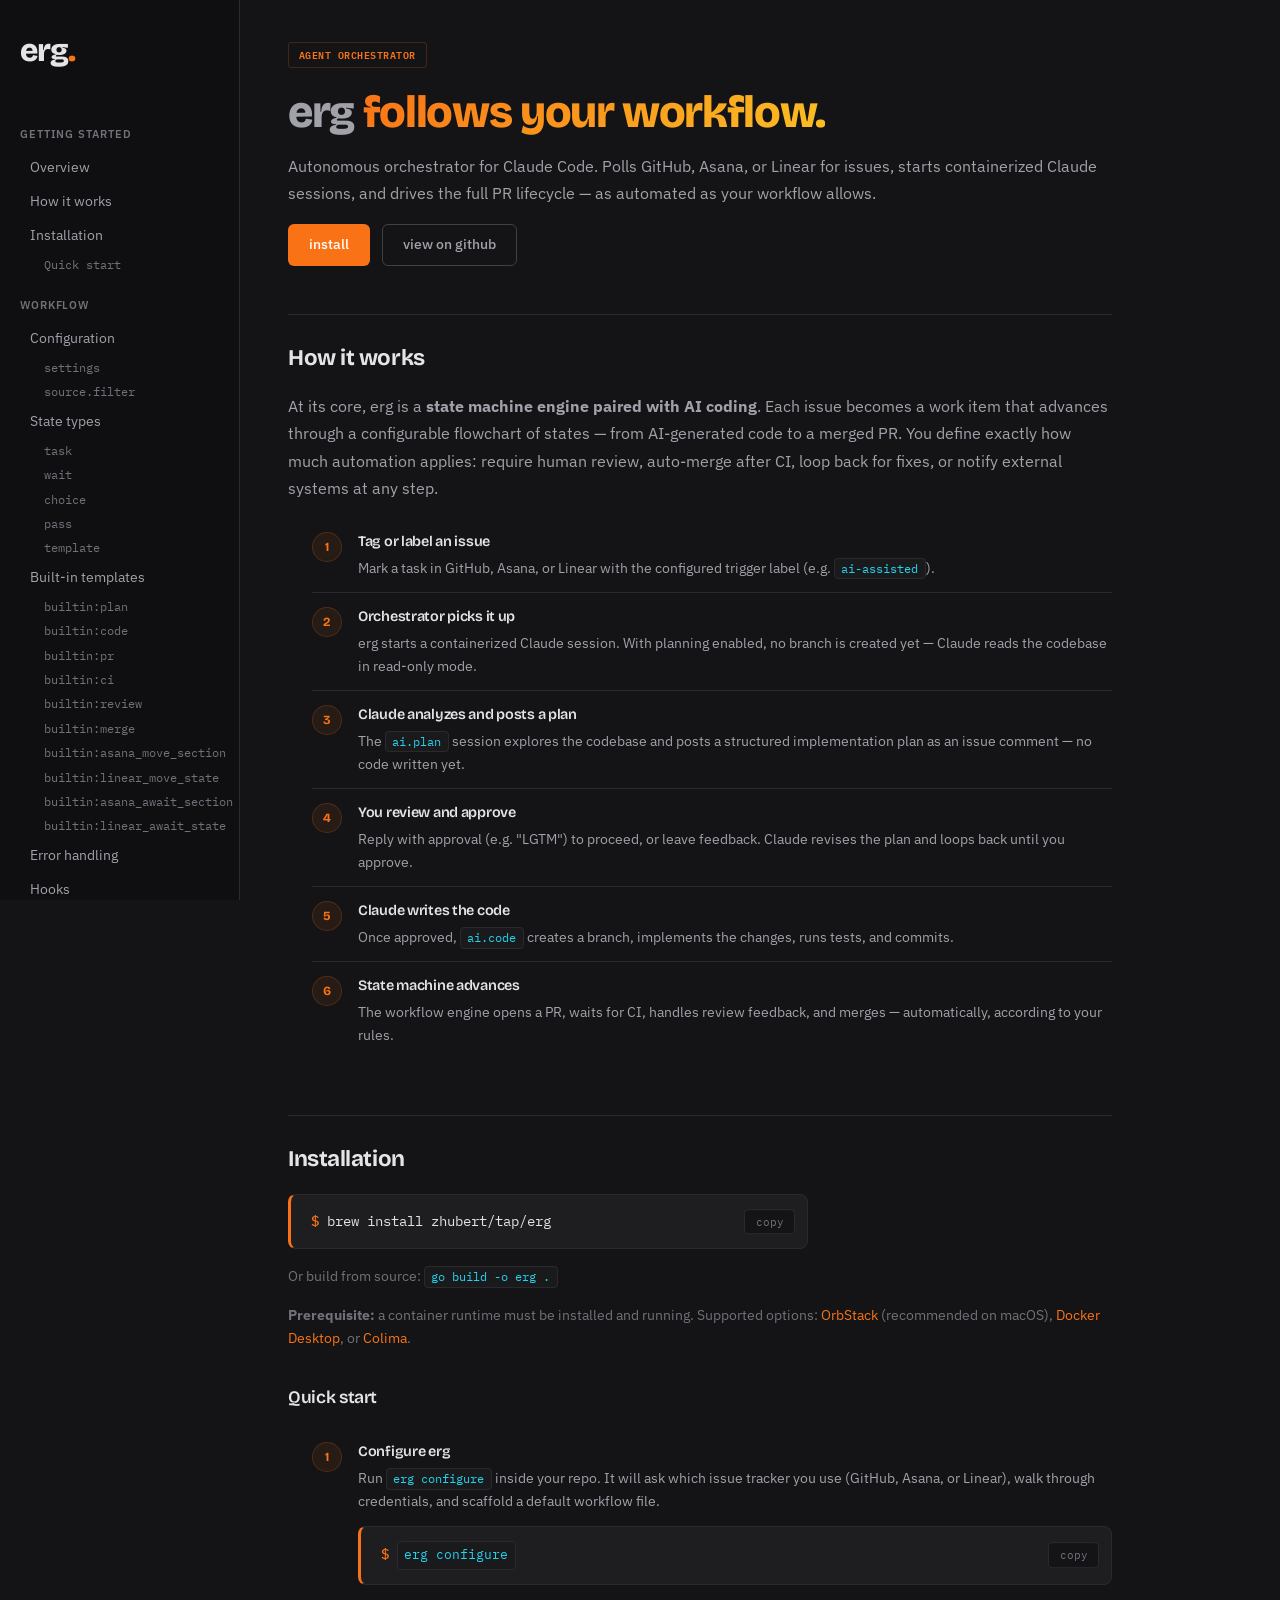
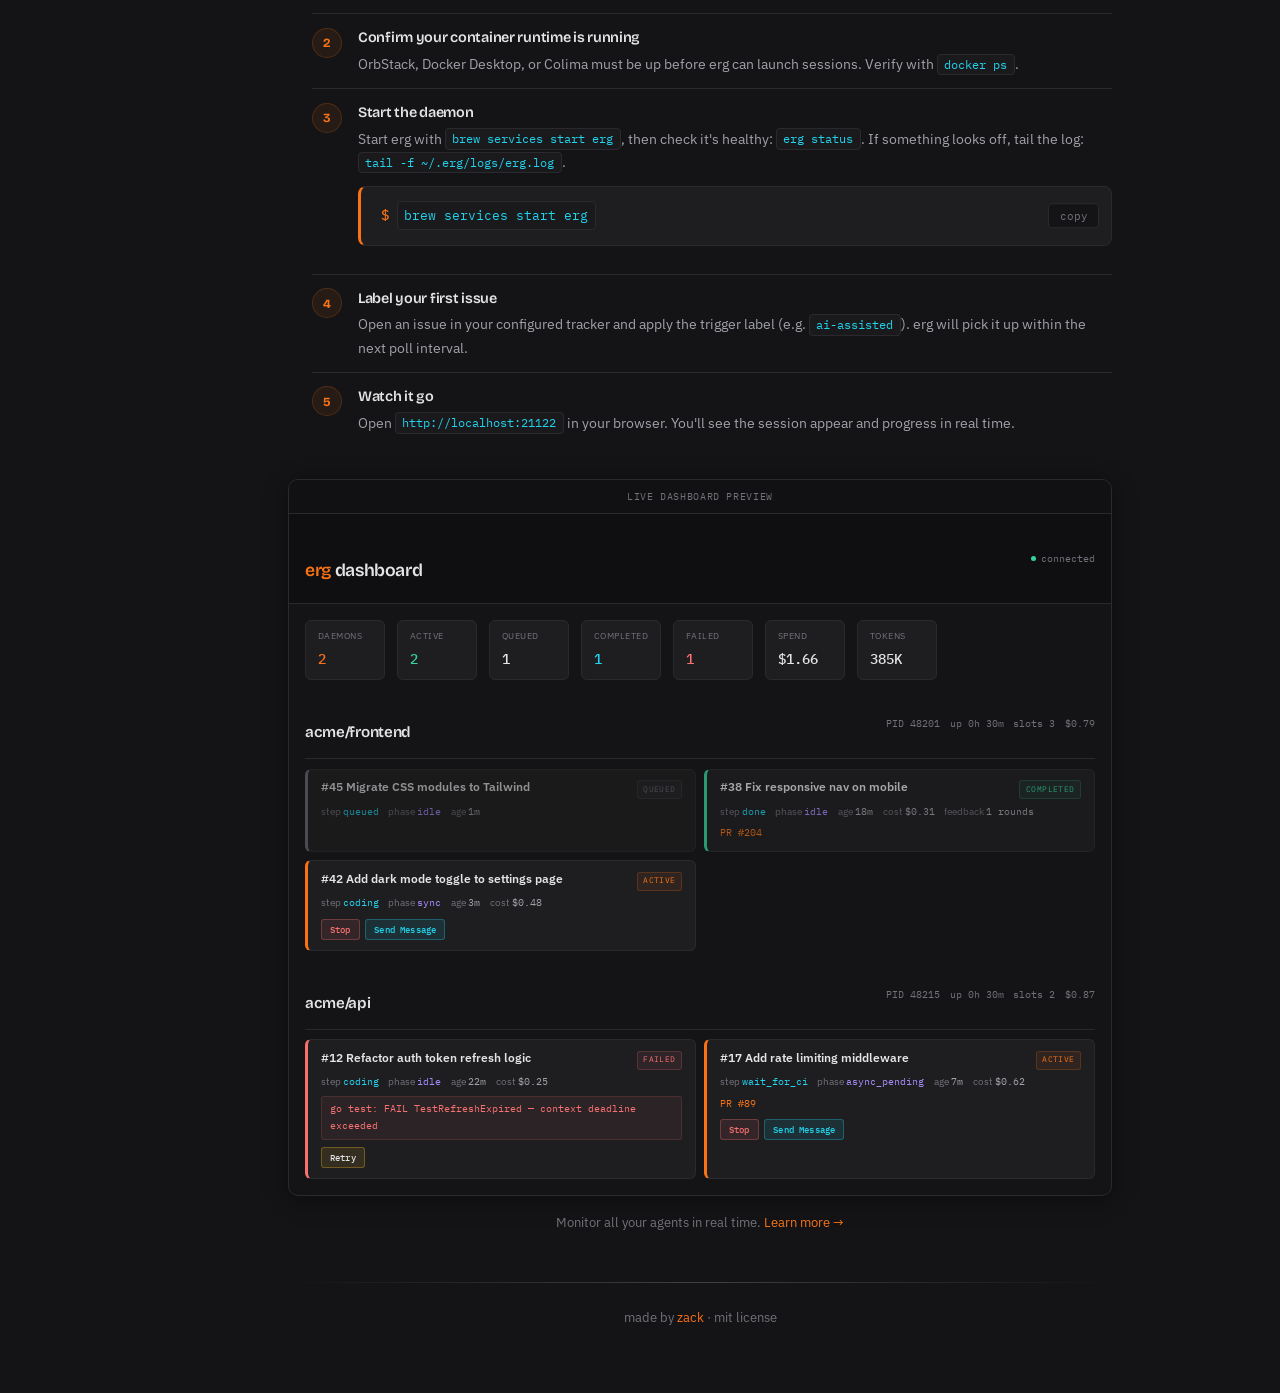
<file: docs/index.html>
<!doctype html>
<html lang="en">
  <head>
    <meta charset="UTF-8" />
    <meta name="viewport" content="width=device-width, initial-scale=1.0" />
    <title>erg - workflow-driven agent orchestrator for Claude Code</title>
    <meta
      name="description"
      content="erg — workflow-driven agent orchestrator for Claude Code."
    />
    <link rel="preconnect" href="https://fonts.googleapis.com" />
    <link rel="preconnect" href="https://fonts.gstatic.com" crossorigin />
    <link
      href="https://fonts.googleapis.com/css2?family=Bricolage+Grotesque:opsz,wght@12..96,400;12..96,500;12..96,600;12..96,700;12..96,800&family=IBM+Plex+Sans:wght@400;500;600&family=IBM+Plex+Mono:wght@400;500;600&display=swap"
      rel="stylesheet"
    />
    <link rel="stylesheet" href="sim-dashboard.css" />
    <style>
      :root {
        --bg: #141416;
        --bg-sidebar: #0f0f11;
        --bg-card: #1e1e21;
        --bg-code: #1a1a1d;
        --bg-inset: #111113;
        --accent: #f97316;
        --accent-dim: #ea580c;
        --accent-bg: rgba(249, 115, 22, 0.08);
        --accent-border: rgba(249, 115, 22, 0.2);
        --cyan: #22d3ee;
        --green: #34d399;
        --violet: #a78bfa;
        --text: #e4e4e7;
        --text-muted: #a1a1aa;
        --text-dim: #71717a;
        --border: #2a2a2e;
        --border-light: #3f3f46;
      }

      * {
        margin: 0;
        padding: 0;
        box-sizing: border-box;
      }

      html {
        font-size: 100%;
        scroll-behavior: smooth;
        scroll-padding-top: 2rem;
      }

      body {
        font-family:
          "IBM Plex Sans",
          -apple-system,
          sans-serif;
        background: var(--bg);
        color: var(--text);
        line-height: 1.7;
        min-height: 100vh;
        -webkit-font-smoothing: antialiased;
        -webkit-text-size-adjust: 100%;
        text-size-adjust: 100%;
      }

      ::selection {
        background: var(--accent);
        color: #fff;
      }

      h1,
      h2,
      h3,
      h4 {
        font-family: "Bricolage Grotesque", sans-serif;
        letter-spacing: -0.02em;
      }

      code,
      pre {
        font-family: "IBM Plex Mono", monospace;
      }

      a {
        color: var(--accent);
        text-decoration: none;
      }

      a:hover {
        text-decoration: underline;
      }

      /* ---- Two-column layout ---- */

      .page {
        display: flex;
        min-height: 100vh;
      }

      /* ---- Sidebar ---- */

      .sidebar {
        width: 15rem;
        flex-shrink: 0;
        background: var(--bg-sidebar);
        border-right: 1px solid var(--border);
        position: sticky;
        top: 0;
        height: 100vh;
        overflow-y: auto;
        padding: 1.5rem 0;
        display: flex;
        flex-direction: column;
      }

      .sidebar-logo {
        padding: 0 1.25rem;
        margin-bottom: 1.75rem;
      }

      .sidebar-logo a {
        font-family: "Bricolage Grotesque", sans-serif;
        font-size: 2rem;
        font-weight: 800;
        color: var(--text);
        text-decoration: none;
        letter-spacing: -0.03em;
      }

      .sidebar-logo a span {
        color: var(--accent);
      }

      .sidebar-nav {
        list-style: none;
        flex: 1;
      }

      .sidebar-section {
        margin-bottom: 0.25rem;
      }

      .sidebar-section-title {
        display: block;
        padding: 0.4rem 1.25rem;
        font-size: 0.7rem;
        font-weight: 600;
        text-transform: uppercase;
        letter-spacing: 0.08em;
        color: var(--text-dim);
        margin-top: 0.75rem;
      }

      .sidebar-link {
        display: block;
        padding: 0.35rem 1.25rem 0.35rem 1.75rem;
        font-size: 0.85rem;
        color: var(--text-muted);
        text-decoration: none;
        transition:
          color 0.15s,
          background 0.15s;
        border-left: 2px solid transparent;
      }

      .sidebar-link:hover {
        color: var(--text);
        background: rgba(255, 255, 255, 0.03);
        text-decoration: none;
      }

      .sidebar-link.active {
        color: var(--accent);
        border-left-color: var(--accent);
        background: var(--accent-bg);
      }

      .sidebar-footer {
        padding: 1rem 1.25rem 0;
        border-top: 1px solid var(--border);
        margin-top: auto;
      }

      .sidebar-footer a {
        display: block;
        font-size: 0.78rem;
        color: var(--text-dim);
        padding: 0.2rem 0;
        text-decoration: none;
      }

      .sidebar-footer a:hover {
        color: var(--text-muted);
        text-decoration: none;
      }

      /* ---- Main content ---- */

      .main {
        flex: 1;
        min-width: 0;
        max-width: 920px;
        padding: 2.5rem 3rem 4rem;
      }

      /* ---- Content typography ---- */

      .main h1 {
        font-size: 2.5rem;
        font-weight: 800;
        color: var(--text);
        margin-bottom: 0.75rem;
      }

      .main h2 {
        font-size: 1.4rem;
        font-weight: 700;
        color: var(--text);
        margin-top: 3.5rem;
        margin-bottom: 1rem;
        padding-top: 1.5rem;
        border-top: 1px solid var(--border);
      }

      .main h2:first-of-type {
        margin-top: 2.5rem;
      }

      .main h3 {
        font-size: 1.1rem;
        font-weight: 600;
        color: var(--text);
        margin-top: 2rem;
        margin-bottom: 0.5rem;
      }

      .main h4 {
        font-size: 0.95rem;
        font-weight: 600;
        color: var(--text);
        margin-top: 1.5rem;
        margin-bottom: 0.4rem;
      }

      .main p {
        margin-bottom: 1rem;
        color: var(--text-muted);
      }

      .main p code,
      .main li code {
        background: var(--bg-code);
        color: var(--cyan);
        padding: 0.15rem 0.4rem;
        border-radius: 4px;
        font-size: 0.85em;
        border: 1px solid var(--border);
      }

      .main ul,
      .main ol {
        margin-bottom: 1rem;
        padding-left: 1.5rem;
        color: var(--text-muted);
      }

      .main li {
        margin-bottom: 0.35rem;
        font-size: 0.95rem;
      }

      /* ---- Hero area ---- */

      .hero-badge {
        display: inline-block;
        font-family: "IBM Plex Mono", monospace;
        font-size: 0.65rem;
        font-weight: 600;
        color: var(--accent);
        background: transparent;
        border: 1px solid var(--accent-border);
        border-radius: 3px;
        padding: 0.2rem 0.6rem;
        margin-bottom: 1.25rem;
        letter-spacing: 0.05em;
        text-transform: uppercase;
      }

      .hero-tagline {
        font-family: "Bricolage Grotesque", sans-serif;
        font-size: 2.8rem;
        font-weight: 800;
        color: var(--text);
        margin-bottom: 1rem;
        letter-spacing: -0.03em;
        line-height: 1.1;
      }

      .hero-tagline-accent {
        background: linear-gradient(135deg, var(--accent), #fbbf24);
        -webkit-background-clip: text;
        -webkit-text-fill-color: transparent;
        background-clip: text;
        transition: opacity 0.6s ease;
      }

      .hero-cta {
        display: inline-flex;
        gap: 0.75rem;
        margin-bottom: 0.5rem;
      }

      .btn {
        display: inline-flex;
        align-items: center;
        padding: 0.55rem 1.25rem;
        border-radius: 6px;
        font-family: "IBM Plex Sans", sans-serif;
        font-size: 0.85rem;
        font-weight: 500;
        text-decoration: none;
        transition: all 0.15s;
        border: 1px solid transparent;
      }

      .btn:hover {
        text-decoration: none;
      }

      .btn-primary {
        background: var(--accent);
        color: #fff;
      }

      .btn-primary:hover {
        background: var(--accent-dim);
      }

      .btn-ghost {
        background: transparent;
        color: var(--text-muted);
        border-color: var(--border-light);
      }

      .btn-ghost:hover {
        color: var(--text);
        border-color: var(--text-dim);
      }

      /* ---- Steps (how it works) ---- */

      .steps-list {
        list-style: none;
        padding: 0;
        margin: 1rem 0 1.5rem;
        counter-reset: step;
      }

      .steps-list li {
        counter-increment: step;
        display: flex;
        gap: 1rem;
        align-items: flex-start;
        padding: 0.75rem 0;
        border-bottom: 1px solid var(--border);
        margin: 0;
      }

      .steps-list li:last-child {
        border-bottom: none;
      }

      .steps-list li::before {
        content: counter(step);
        display: flex;
        align-items: center;
        justify-content: center;
        width: 1.75rem;
        height: 1.75rem;
        border-radius: 50%;
        background: var(--accent-bg);
        border: 1px solid var(--accent-border);
        color: var(--accent);
        font-family: "Bricolage Grotesque", sans-serif;
        font-size: 0.78rem;
        font-weight: 700;
        flex-shrink: 0;
        margin-top: 0.1rem;
      }

      .step-body h4 {
        font-size: 0.9rem;
        font-weight: 600;
        color: var(--text);
        margin: 0 0 0.15rem;
      }

      .step-body p {
        font-size: 0.85rem;
        color: var(--text-muted);
        margin: 0;
      }

      /* ---- State diagram ---- */

      .state-flow {
        display: flex;
        align-items: flex-start;
        gap: 0;
        padding: 1.25rem 0;
        overflow-x: auto;
        margin: 0.5rem 0 0.75rem;
      }

      .sf-node {
        display: flex;
        flex-direction: column;
        align-items: center;
        gap: 0.25rem;
        flex-shrink: 0;
      }

      .sf-box {
        font-family: "IBM Plex Mono", monospace;
        font-size: 0.78rem;
        font-weight: 500;
        padding: 0.45rem 0.85rem;
        border-radius: 6px;
        border: 1px solid var(--border);
        background: var(--bg-card);
        color: var(--text);
        white-space: nowrap;
        transition: border-color 0.15s;
      }

      .sf-box.sf-task {
        border-color: rgba(249, 115, 22, 0.3);
        background: rgba(249, 115, 22, 0.06);
      }
      .sf-box.sf-wait {
        border-color: rgba(167, 139, 250, 0.3);
        background: rgba(167, 139, 250, 0.06);
      }
      .sf-box.sf-done {
        border-color: rgba(52, 211, 153, 0.3);
        background: rgba(52, 211, 153, 0.06);
      }

      .sf-type {
        font-family: "IBM Plex Mono", monospace;
        font-size: 0.65rem;
        color: var(--text-dim);
      }

      .sf-step {
        display: flex;
        align-items: flex-start;
      }

      .sf-arrow {
        color: var(--text-dim);
        font-size: 0.75rem;
        padding: 0 0.35rem;
        flex-shrink: 0;
        user-select: none;
        line-height: 1;
        /* Match sf-box height: 0.78rem line + 0.45rem*2 padding + 2px border */
        height: calc(0.78rem * 1.75 + 0.9rem + 2px);
        display: flex;
        align-items: center;
      }

      .state-note {
        font-size: 0.82rem;
        color: var(--text-dim);
        margin-bottom: 1.5rem;
      }

      /* ---- Code block ---- */

      .code-block {
        background: var(--bg-inset);
        border: 1px solid var(--border);
        border-radius: 8px;
        overflow: hidden;
        margin: 1rem 0 1.5rem;
      }

      .code-header {
        background: var(--bg-card);
        border-bottom: 1px solid var(--border);
        padding: 0.5rem 1rem;
        display: flex;
        align-items: center;
        justify-content: space-between;
      }

      .code-filename {
        font-family: "IBM Plex Mono", monospace;
        font-size: 0.75rem;
        color: var(--text-dim);
      }

      .code-block pre {
        margin: 0;
        padding: 1rem 1.25rem;
        font-size: 0.8rem;
        line-height: 1.75;
        overflow-x: auto;
        color: var(--text-muted);
      }

      .code-block .ck {
        color: var(--accent);
      }
      .code-block .cv {
        color: var(--text);
      }
      .code-block .cc {
        color: var(--text-dim);
        font-style: italic;
      }
      .code-block .cs {
        color: var(--green);
      }
      .code-block .ca {
        color: var(--violet);
      }

      /* ---- Example tabs ---- */

      .example-tabs {
        margin: 1rem 0 1.5rem;
      }

      .tab-bar {
        display: flex;
        gap: 0.35rem;
        margin-bottom: 0.5rem;
      }

      .tab-btn {
        background: transparent;
        border: 1px solid var(--border);
        border-radius: 4px;
        color: var(--text-dim);
        padding: 0.3rem 0.8rem;
        font-family: "IBM Plex Mono", monospace;
        font-size: 0.73rem;
        cursor: pointer;
        transition:
          color 0.15s,
          border-color 0.15s,
          background 0.15s;
      }

      .tab-btn.active {
        color: var(--accent);
        border-color: var(--accent-border);
        background: var(--accent-bg);
      }

      .tab-btn:hover:not(.active) {
        color: var(--text-muted);
        border-color: var(--border-light);
      }

      .example-tabs [data-panel="yaml"] .code-block {
        margin: 0;
      }

      .diagram-panel {
        background: var(--bg-inset);
        border: 1px solid var(--border);
        border-radius: 8px;
        padding: 1.5rem 1rem;
        overflow-x: auto;
      }

      .diagram-panel svg {
        max-width: 100%;
        height: auto;
        display: block;
        margin: 0 auto;
      }

      /* ---- Info cards ---- */

      .info-grid {
        display: grid;
        grid-template-columns: repeat(2, 1fr);
        gap: 0.75rem;
        margin: 1rem 0 1.5rem;
      }

      .info-card {
        background: var(--bg-card);
        border: 1px solid var(--border);
        border-radius: 8px;
        padding: 1rem 1.15rem;
      }

      .info-card h4 {
        font-size: 0.88rem;
        font-weight: 600;
        color: var(--text);
        margin: 0 0 0.3rem;
      }

      .info-card p {
        font-size: 0.8rem;
        color: var(--text-muted);
        line-height: 1.6;
        margin: 0;
      }

      /* ---- CLI reference table ---- */

      .cli-table {
        width: 100%;
        border-collapse: collapse;
        margin: 1rem 0 1.5rem;
        font-size: 0.85rem;
      }

      .cli-table th {
        text-align: left;
        padding: 0.6rem 1rem;
        font-weight: 600;
        color: var(--text-dim);
        font-size: 0.72rem;
        text-transform: uppercase;
        letter-spacing: 0.06em;
        border-bottom: 1px solid var(--border-light);
        background: var(--bg-card);
      }

      .cli-table td {
        padding: 0.6rem 1rem;
        border-bottom: 1px solid var(--border);
        color: var(--text-muted);
      }

      .cli-table td code {
        background: var(--bg-code);
        color: var(--cyan);
        padding: 0.15rem 0.4rem;
        border-radius: 3px;
        font-size: 0.82rem;
        border: 1px solid var(--border);
      }

      .cli-table tr:last-child td {
        border-bottom: none;
      }

      /* ---- Install block ---- */

      .install-block {
        background: var(--bg-card);
        border: 1px solid var(--border);
        border-left: 3px solid var(--accent);
        border-radius: 8px;
        padding: 0.9rem 1.25rem;
        position: relative;
        display: flex;
        align-items: center;
        gap: 0.5rem;
        margin: 1rem 0;
        max-width: 520px;
      }

      .install-block .prompt-char {
        color: var(--accent);
        user-select: none;
        font-family: "IBM Plex Mono", monospace;
        font-weight: 500;
        font-size: 0.88rem;
      }

      .install-block code {
        font-size: 0.88rem;
        color: var(--text);
      }

      .copy-btn {
        position: absolute;
        right: 0.75rem;
        top: 50%;
        transform: translateY(-50%);
        background: var(--bg);
        border: 1px solid var(--border);
        color: var(--text-dim);
        padding: 0.3rem 0.65rem;
        border-radius: 4px;
        font-family: "IBM Plex Mono", monospace;
        font-size: 0.7rem;
        cursor: pointer;
        transition: all 0.15s;
      }

      .copy-btn:hover {
        border-color: var(--accent);
        color: var(--accent);
        box-shadow: 0 0 8px rgba(249, 115, 22, 0.15);
      }

      .copy-btn.copied {
        border-color: var(--green);
        color: var(--green);
      }

      /* ---- Mobile sidebar toggle ---- */

      .mobile-header {
        display: none;
        position: sticky;
        top: 0;
        z-index: 100;
        background: var(--bg-sidebar);
        border-bottom: 1px solid var(--border);
        padding: 0.75rem 1rem;
        align-items: center;
        justify-content: space-between;
      }

      .mobile-header .logo-text {
        font-family: "Bricolage Grotesque", sans-serif;
        font-size: 1.1rem;
        font-weight: 800;
        color: var(--text);
      }

      .mobile-header .logo-text span {
        color: var(--accent);
      }

      .menu-btn {
        background: none;
        border: 1px solid var(--border);
        color: var(--text-muted);
        padding: 0.3rem 0.6rem;
        border-radius: 4px;
        font-family: "IBM Plex Mono", monospace;
        font-size: 0.75rem;
        cursor: pointer;
      }

      /* ---- Responsive ---- */

      @media (max-width: 860px) {
        .sidebar {
          position: fixed;
          left: -16.25rem;
          z-index: 200;
          transition: left 0.25s ease;
          box-shadow: 4px 0 20px rgba(0, 0, 0, 0.5);
        }

        .sidebar.open {
          left: 0;
        }

        .sidebar-overlay {
          display: none;
          position: fixed;
          inset: 0;
          background: rgba(0, 0, 0, 0.5);
          z-index: 199;
        }

        .sidebar-overlay.open {
          display: block;
        }

        .mobile-header {
          display: flex;
        }

        .main {
          padding: 1.5rem 1.25rem 3rem;
        }

        .info-grid {
          grid-template-columns: 1fr;
        }

        .info-card,
        .action-ref {
          overflow: hidden;
          overflow-wrap: break-word;
          word-break: break-word;
          min-width: 0;
        }

        .install-block {
          max-width: 100%;
          flex-wrap: wrap;
        }

        .cli-table {
          display: block;
          overflow-x: auto;
          -webkit-overflow-scrolling: touch;
        }

        .state-flow {
          padding: 1rem 0;
          flex-wrap: wrap;
        }
      }

      /* ---- Sidebar sub-links (category TOC) ---- */

      .sidebar-sublink {
        display: block;
        padding: 0.2rem 1.25rem 0.2rem 2.75rem;
        font-size: 0.75rem;
        font-family: "IBM Plex Mono", monospace;
        color: var(--text-dim);
        text-decoration: none;
        transition: color 0.15s;
        line-height: 1.5;
      }

      .sidebar-sublink:hover {
        color: var(--text-muted);
        text-decoration: none;
      }

      /* ---- Action reference ---- */

      .action-ref {
        background: var(--bg-card);
        border: 1px solid var(--border);
        border-radius: 8px;
        padding: 1.25rem 1.5rem;
        margin-bottom: 1rem;
      }

      .action-header {
        display: flex;
        align-items: center;
        gap: 0.6rem;
        margin-bottom: 0.5rem;
      }

      .action-title {
        font-family: "IBM Plex Mono", monospace;
        font-size: 0.95rem;
        font-weight: 600;
        color: var(--accent);
        display: flex;
        align-items: center;
        gap: 0.5rem;
      }

      .action-title::before {
        content: "";
        display: inline-block;
        width: 7px;
        height: 7px;
        border-radius: 50%;
        background: var(--accent);
        flex-shrink: 0;
      }

      .action-header:has(.badge-async) .action-title::before {
        background: var(--violet);
      }

      .action-header:has(.badge-sync) .action-title::before {
        background: var(--green);
      }

      .action-desc {
        font-size: 0.88rem;
        color: var(--text-muted);
        margin-bottom: 0.75rem;
        line-height: 1.6;
      }

      .badge {
        display: inline-block;
        font-family: "IBM Plex Mono", monospace;
        font-size: 0.63rem;
        font-weight: 500;
        padding: 0.15rem 0.5rem;
        border-radius: 100px;
        flex-shrink: 0;
      }

      .badge-async {
        background: rgba(167, 139, 250, 0.1);
        border: 1px solid rgba(167, 139, 250, 0.25);
        color: var(--violet);
      }

      .badge-sync {
        background: rgba(52, 211, 153, 0.1);
        border: 1px solid rgba(52, 211, 153, 0.25);
        color: var(--green);
      }

      .param-section {
        margin-top: 0.85rem;
      }

      .param-section-title {
        font-size: 0.68rem;
        font-weight: 600;
        color: var(--text-dim);
        text-transform: uppercase;
        letter-spacing: 0.07em;
        margin-bottom: 0.4rem;
      }

      .param-table {
        width: 100%;
        border-collapse: collapse;
        font-size: 0.82rem;
        border-radius: 6px;
        overflow: hidden;
        border: 1px solid var(--border);
      }

      .param-table th {
        text-align: left;
        padding: 0.4rem 0.75rem;
        font-size: 0.66rem;
        font-weight: 600;
        color: var(--text-dim);
        text-transform: uppercase;
        letter-spacing: 0.07em;
        background: var(--bg-inset);
        border-bottom: 1px solid var(--border-light);
      }

      .param-table td {
        padding: 0.45rem 0.75rem;
        border-bottom: 1px solid var(--border);
        color: var(--text-muted);
        vertical-align: top;
      }

      .param-table td:first-child {
        font-family: "IBM Plex Mono", monospace;
        color: var(--cyan);
        font-size: 0.8rem;
        white-space: nowrap;
      }

      .param-table td:nth-child(2) {
        font-family: "IBM Plex Mono", monospace;
        color: var(--text-dim);
        font-size: 0.78rem;
        white-space: nowrap;
      }

      .param-table tr:last-child td {
        border-bottom: none;
      }

      .param-none {
        font-size: 0.82rem;
        color: var(--text-dim);
        margin-top: 0.35rem;
      }

      @media (max-width: 480px) {
        .hero-tagline {
          font-size: 1.8rem;
        }

        .hero-cta {
          flex-direction: column;
        }

        .btn {
          width: 100%;
          justify-content: center;
          max-width: 280px;
        }

        .cli-table {
          font-size: 0.78rem;
        }

        .cli-table th,
        .cli-table td {
          padding: 0.5rem 0.6rem;
        }

        .code-block pre {
          font-size: 0.72rem;
          padding: 0.75rem 1rem;
        }

        .action-ref {
          padding: 1rem;
        }

        .action-title {
          font-size: 0.85rem;
        }

        .action-desc {
          font-size: 0.82rem;
        }
      }

      /* ---- Scrollable param-table on narrow phones ---- */
      @media (max-width: 560px) {
        .param-section {
          overflow-x: auto;
          -webkit-overflow-scrolling: touch;
          margin-left: -0.25rem;
          margin-right: -0.25rem;
        }

        .param-table {
          font-size: 0.75rem;
          width: max-content;
          min-width: 100%;
        }

        .param-table th {
          white-space: nowrap;
        }

        .param-table th,
        .param-table td {
          padding: 0.35rem 0.5rem;
        }

        .param-table td:first-child {
          font-size: 0.73rem;
        }

        .param-table td:nth-child(2) {
          font-size: 0.7rem;
        }

        .install-block {
          gap: 0.35rem;
        }

        .install-block code {
          font-size: 0.78rem;
        }

        .copy-btn {
          position: static;
          transform: none;
          flex-shrink: 0;
          padding: 0.25rem 0.5rem;
          font-size: 0.65rem;
        }
      }
    </style>
  </head>
  <body>
    <div class="mobile-header">
      <span class="logo-text">erg<span>.</span></span>
      <button class="menu-btn" onclick="toggleSidebar()">menu</button>
    </div>

    <div
      class="sidebar-overlay"
      id="sidebarOverlay"
      onclick="toggleSidebar()"
    ></div>

    <div class="page">
      <nav class="sidebar" id="sidebar"></nav>
      <script src="sidebar.js"></script>

      <!-- Content -->
      <main class="main">
        <!-- Overview -->
        <section id="overview">
          <span class="hero-badge">agent orchestrator</span>
          <p class="hero-tagline">
            erg <span class="hero-tagline-accent" id="rotating-tagline">follows your workflow.</span>
          </p>
          <p>
            Autonomous orchestrator for Claude Code. Polls GitHub, Asana, or
            Linear for issues, starts containerized Claude sessions, and drives
            the full PR lifecycle &mdash; as automated as your workflow allows.
          </p>
          <div class="hero-cta">
            <a href="#install" class="btn btn-primary">install</a>
            <a href="https://github.com/zhubert/erg" class="btn btn-ghost"
              >view on github</a
            >
          </div>
        </section>

        <!-- How it works -->
        <h2 id="how-it-works">How it works</h2>
        <p>
          At its core, erg is a
          <strong>state machine engine paired with AI coding</strong>. Each
          issue becomes a work item that advances through a configurable
          flowchart of states — from AI-generated code to a merged PR. You
          define exactly how much automation applies: require human review,
          auto-merge after CI, loop back for fixes, or notify external systems
          at any step.
        </p>
        <ol class="steps-list">
          <li>
            <div class="step-body">
              <h4>Tag or label an issue</h4>
              <p>
                Mark a task in GitHub, Asana, or Linear with the configured
                trigger label (e.g. <code>ai-assisted</code>).
              </p>
            </div>
          </li>
          <li>
            <div class="step-body">
              <h4>Orchestrator picks it up</h4>
              <p>
                erg starts a containerized Claude session. With planning
                enabled, no branch is created yet — Claude reads the codebase in
                read-only mode.
              </p>
            </div>
          </li>
          <li>
            <div class="step-body">
              <h4>Claude analyzes and posts a plan</h4>
              <p>
                The <code>ai.plan</code> session explores the codebase and posts
                a structured implementation plan as an issue comment — no code
                written yet.
              </p>
            </div>
          </li>
          <li>
            <div class="step-body">
              <h4>You review and approve</h4>
              <p>
                Reply with approval (e.g. "LGTM") to proceed, or leave feedback.
                Claude revises the plan and loops back until you approve.
              </p>
            </div>
          </li>
          <li>
            <div class="step-body">
              <h4>Claude writes the code</h4>
              <p>
                Once approved, <code>ai.code</code> creates a branch, implements
                the changes, runs tests, and commits.
              </p>
            </div>
          </li>
          <li>
            <div class="step-body">
              <h4>State machine advances</h4>
              <p>
                The workflow engine opens a PR, waits for CI, handles review
                feedback, and merges — automatically, according to your rules.
              </p>
            </div>
          </li>
        </ol>

        <!-- Installation -->
        <h2 id="install">Installation</h2>
        <div class="install-block">
          <span class="prompt-char">$</span>
          <code>brew install zhubert/tap/erg</code>
          <button
            class="copy-btn"
            onclick="copyCmd(this, 'brew install zhubert/tap/erg')"
          >
            copy
          </button>
        </div>
        <p style="font-size: 0.85rem; color: var(--text-dim); margin-top: 0.75rem;">
          Or build from source: <code>go build -o erg .</code>
        </p>
        <p style="font-size: 0.85rem; color: var(--text-dim); margin-top: 0.5rem;">
          <strong>Prerequisite:</strong> a container runtime must be installed and running.
          Supported options:
          <a href="https://orbstack.dev">OrbStack</a> (recommended on macOS),
          <a href="https://docs.docker.com/get-docker/">Docker Desktop</a>, or
          <a href="https://github.com/abiosoft/colima">Colima</a>.
        </p>

        <h3 id="quickstart">Quick start</h3>
        <ol class="steps-list">
          <li>
            <div class="step-body">
              <h4>Configure erg</h4>
              <p>
                Run <code>erg configure</code> inside your repo. It will ask which
                issue tracker you use (GitHub, Asana, or Linear), walk through
                credentials, and scaffold a default workflow file.
              </p>
              <div class="install-block" style="margin-top: 0.75rem; max-width: 100%;">
                <span class="prompt-char">$</span>
                <code>erg configure</code>
                <button class="copy-btn" onclick="copyCmd(this, 'erg configure')">copy</button>
              </div>
            </div>
          </li>
          <li>
            <div class="step-body">
              <h4>Confirm your container runtime is running</h4>
              <p>
                OrbStack, Docker Desktop, or Colima must be up before erg can
                launch sessions. Verify with <code>docker ps</code>.
              </p>
            </div>
          </li>
          <li>
            <div class="step-body">
              <h4>Start the daemon</h4>
              <p>
                Start erg with <code>brew services start erg</code>, then check
                it's healthy: <code>erg status</code>. If something looks off,
                tail the log: <code>tail -f ~/.erg/logs/erg.log</code>.
              </p>
              <div class="install-block" style="margin-top: 0.75rem; max-width: 100%;">
                <span class="prompt-char">$</span>
                <code>brew services start erg</code>
                <button class="copy-btn" onclick="copyCmd(this, 'brew services start erg')">copy</button>
              </div>
            </div>
          </li>
          <li>
            <div class="step-body">
              <h4>Label your first issue</h4>
              <p>
                Open an issue in your configured tracker and apply the trigger
                label (e.g. <code>ai-assisted</code>). erg will pick it up within the
                next poll interval.
              </p>
            </div>
          </li>
          <li>
            <div class="step-body">
              <h4>Watch it go</h4>
              <p>
                Open <code>http://localhost:21122</code> in your browser. You'll
                see the session appear and progress in real time.
              </p>
            </div>
          </li>
        </ol>

        <!-- ============ LIVE DASHBOARD SIMULATION ============ -->
        <div class="sim-wrap" style="margin: 2rem 0 2.5rem;">
          <div class="sim-label">live dashboard preview</div>
          <div class="sim-header">
            <div class="sim-header-left">
              <h3><span>erg</span> dashboard</h3>
            </div>
            <div class="sim-conn">
              <div class="sim-conn-dot"></div>
              <span>connected</span>
            </div>
          </div>
          <div class="sim-body">
            <div class="sim-summary" id="simSummary"></div>
            <div id="simContent"></div>
          </div>
        </div>
        <p style="font-size: 0.82rem; color: var(--text-dim); text-align: center; margin-top: -1.5rem; margin-bottom: 2rem;">
          Monitor all your agents in real time. <a href="dashboard.html#dashboard">Learn more &rarr;</a>
        </p>
        <!-- ============ END SIMULATION ============ -->

        <div
          style="
            margin-top: 3rem;
            padding-top: 1.5rem;
            border-top: 1px solid transparent;
            border-image: linear-gradient(
                90deg,
                transparent,
                var(--border-light),
                transparent
              )
              1;
            font-size: 0.8rem;
            color: var(--text-dim);
            text-align: center;
          "
        >
          made by
          <a href="https://www.zhubert.com" style="color: var(--accent)"
            >zack</a
          >
          &middot; mit license
        </div>
      </main>
    </div>

    <script>
      function switchTab(btn, tab) {
        var tabs = btn.closest(".example-tabs");
        tabs.querySelectorAll(".tab-btn").forEach(function (b) {
          b.classList.remove("active");
        });
        btn.classList.add("active");
        tabs.querySelectorAll("[data-panel]").forEach(function (p) {
          p.style.display = "none";
        });
        var panel = tabs.querySelector('[data-panel="' + tab + '"]');
        if (panel) panel.style.display = "";
      }

      function copyCmd(btn, cmd) {
        navigator.clipboard.writeText(cmd).then(function () {
          btn.textContent = "copied";
          btn.classList.add("copied");
          setTimeout(function () {
            btn.textContent = "copy";
            btn.classList.remove("copied");
          }, 2000);
        });
      }

      // Label param-table cells for responsive stacking
      document.querySelectorAll(".param-table").forEach(function (table) {
        var headers = Array.from(table.querySelectorAll("thead th")).map(
          function (th) {
            return th.textContent.trim();
          },
        );
        table.querySelectorAll("tbody tr").forEach(function (row) {
          row.querySelectorAll("td").forEach(function (td, i) {
            if (headers[i]) td.setAttribute("data-label", headers[i]);
          });
        });
      });
    </script>
    <script src="sim-dashboard.js"></script>
    <script>
      (function () {
        var taglines = [
          "follows your workflow.",
          "automates from issue to PR.",
          "is your AI coworker.",
          "collaborates from plan to review."
        ];
        var el = document.getElementById("rotating-tagline");
        if (!el) return;
        var idx = 0;
        setInterval(function () {
          el.style.opacity = "0";
          setTimeout(function () {
            idx = (idx + 1) % taglines.length;
            el.textContent = taglines[idx];
            el.style.opacity = "1";
          }, 600);
        }, 8000);
      })();
    </script>
  </body>
</html>
</file>
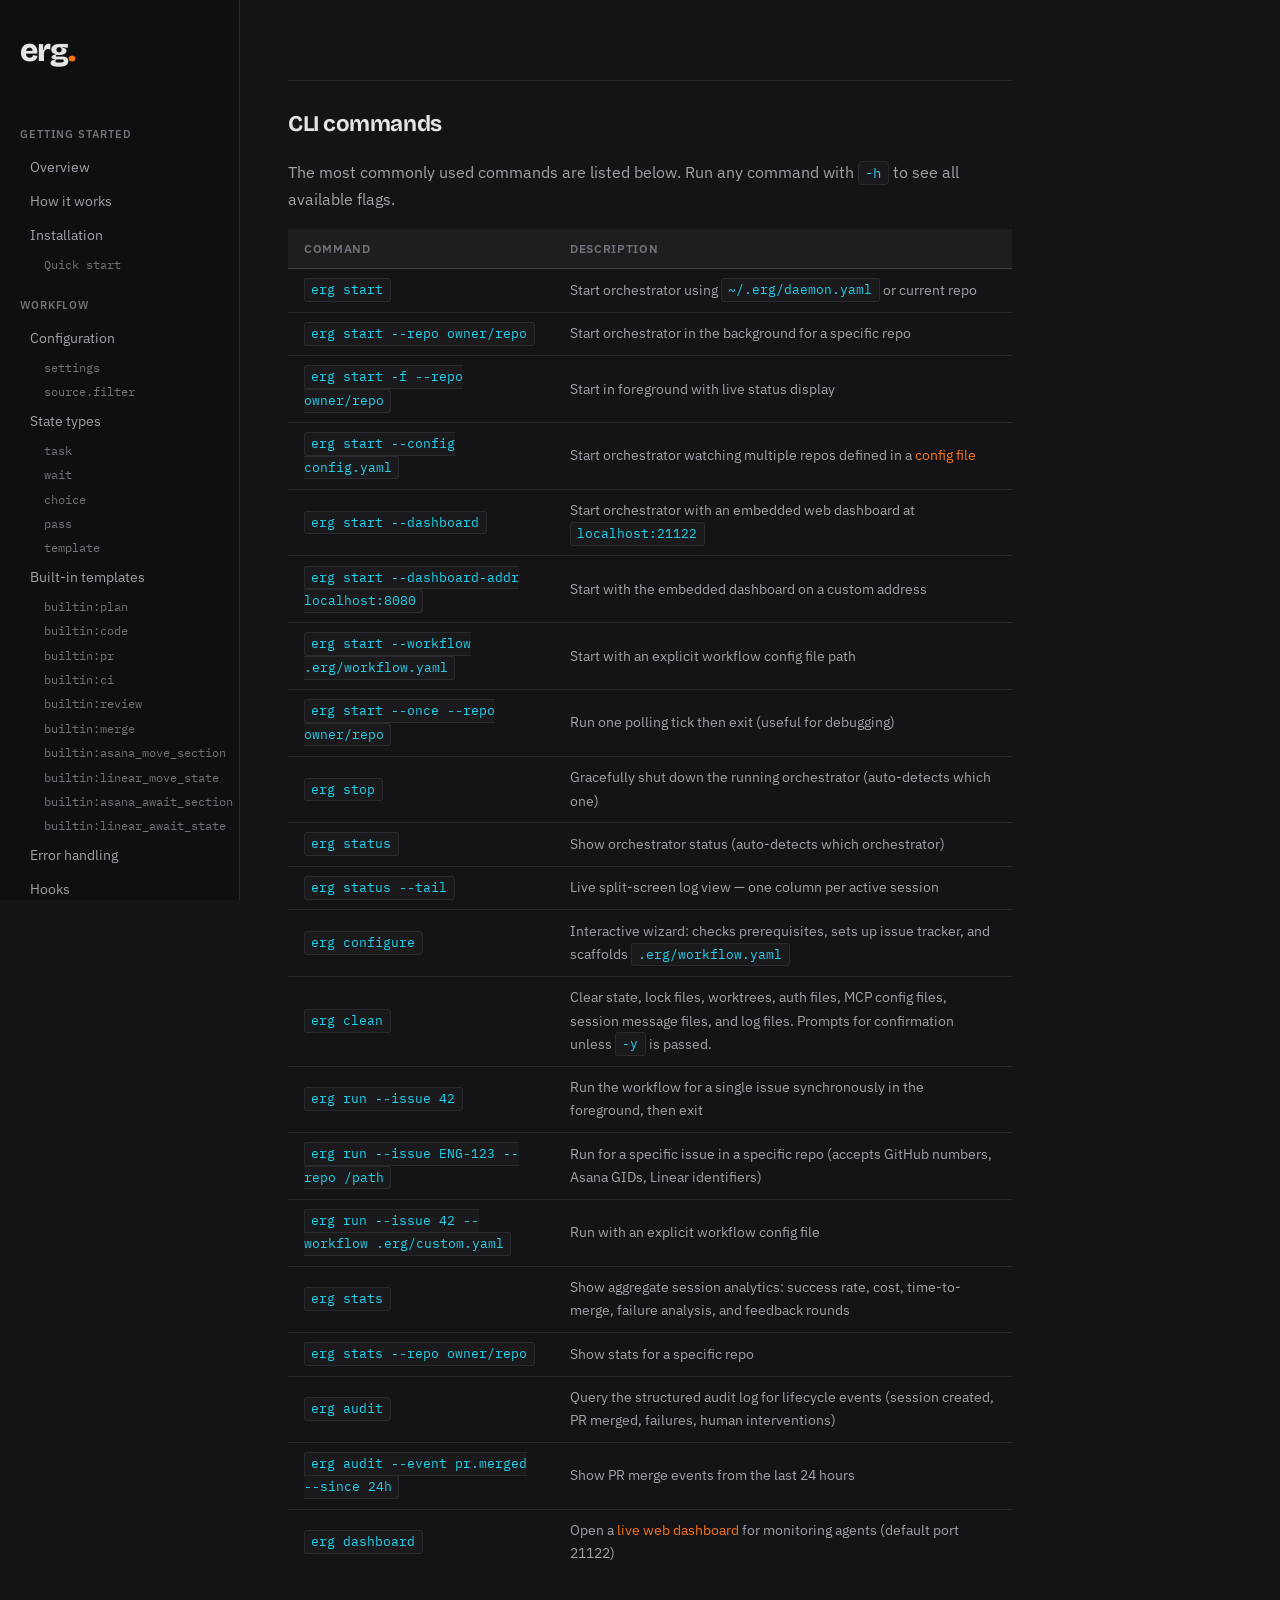
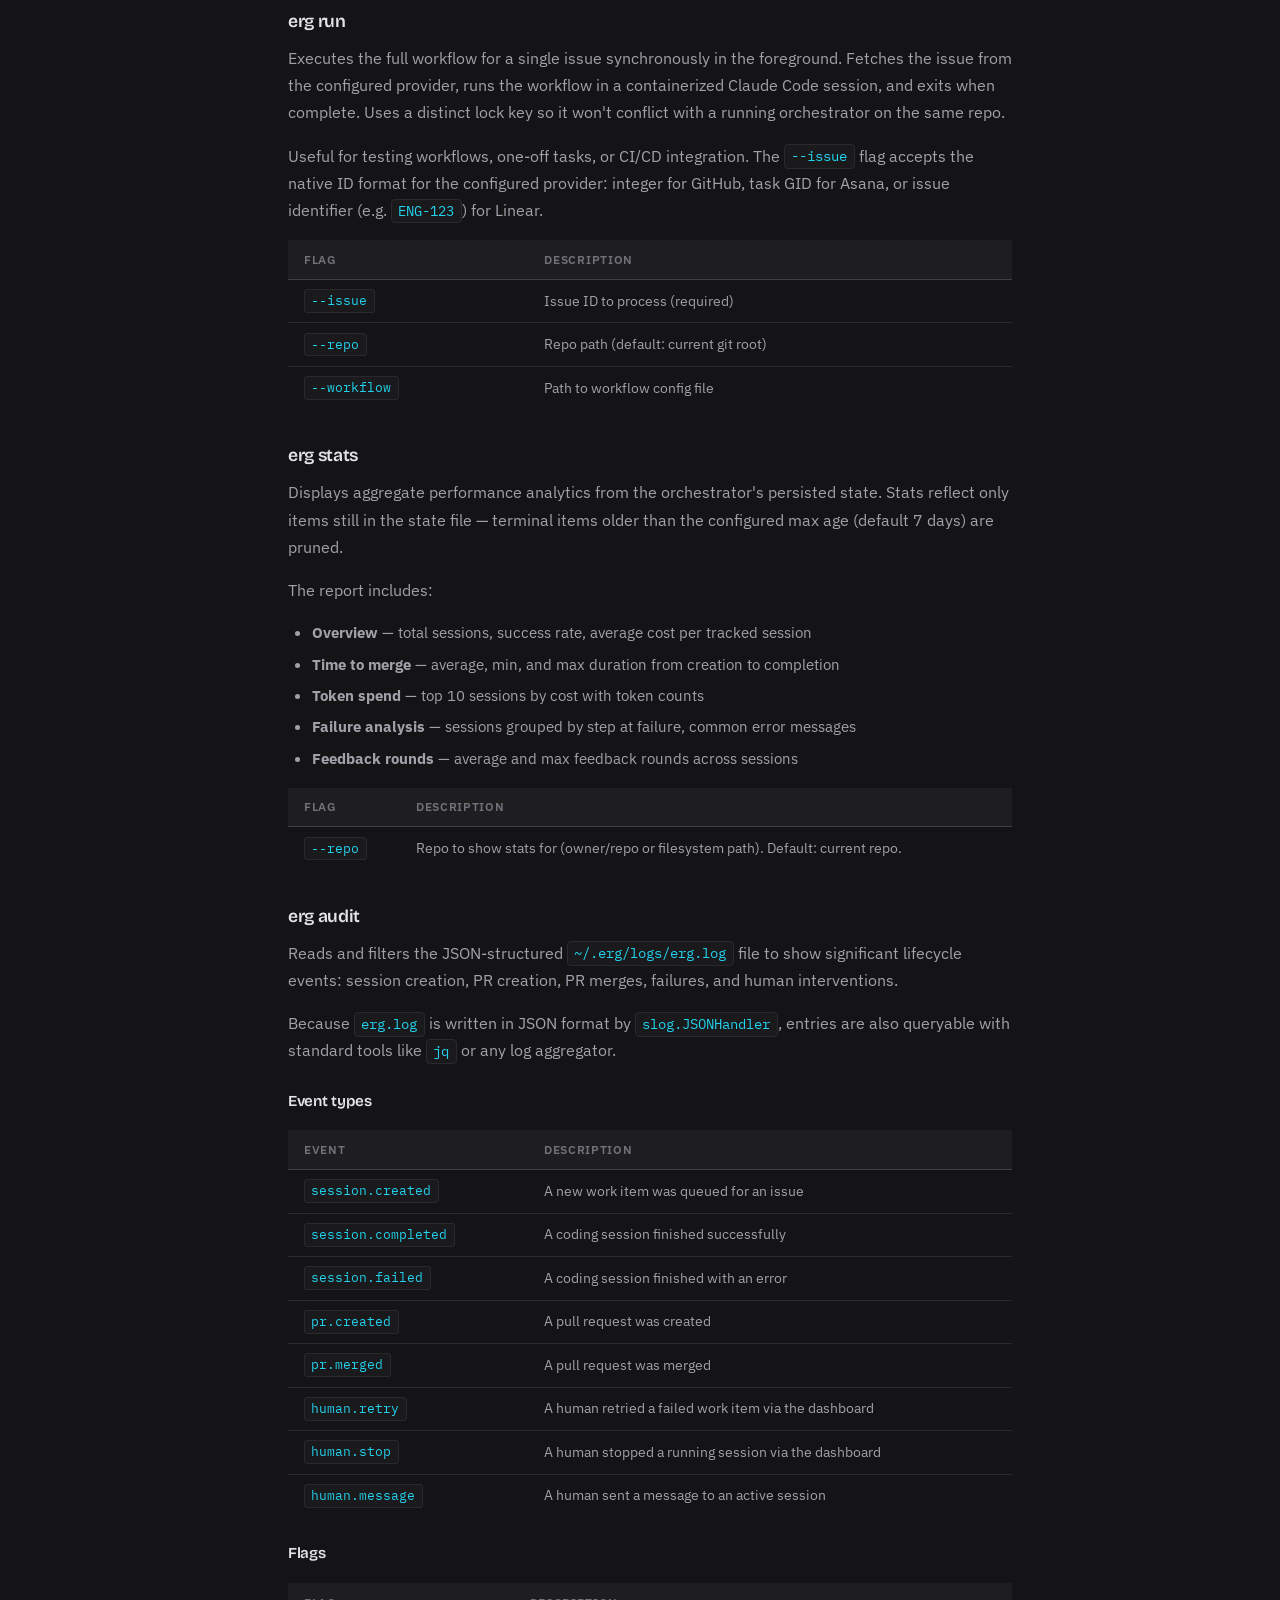
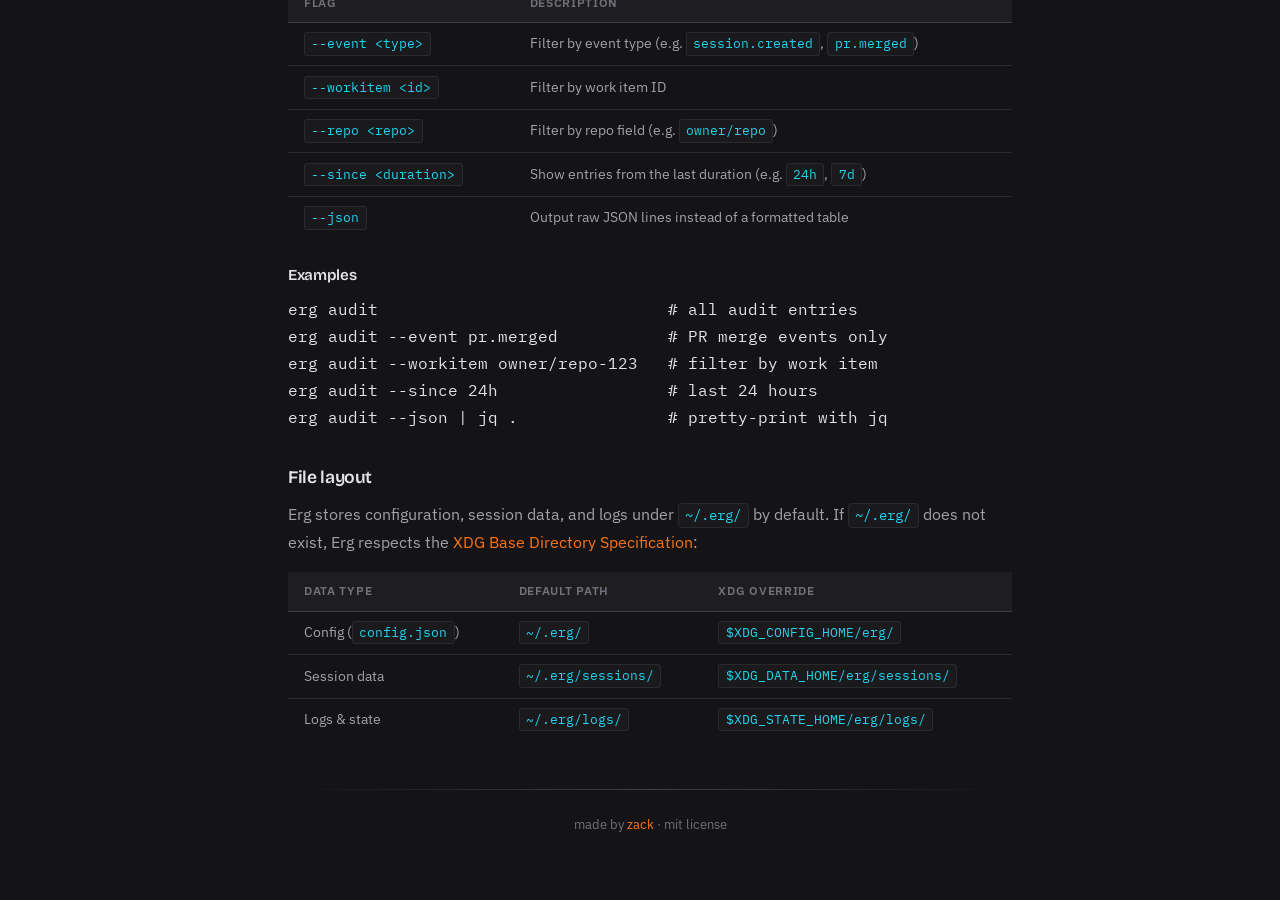
<file: docs/cli.html>
<!doctype html>
<html lang="en">
  <head>
    <meta charset="UTF-8" />
    <meta name="viewport" content="width=device-width, initial-scale=1.0" />
    <title>CLI commands — erg</title>
    <meta
      name="description"
      content="erg — workflow-driven agent orchestrator for Claude Code."
    />
    <link rel="preconnect" href="https://fonts.googleapis.com" />
    <link rel="preconnect" href="https://fonts.gstatic.com" crossorigin />
    <link
      href="https://fonts.googleapis.com/css2?family=Bricolage+Grotesque:opsz,wght@12..96,400;12..96,500;12..96,600;12..96,700;12..96,800&family=IBM+Plex+Sans:wght@400;500;600&family=IBM+Plex+Mono:wght@400;500;600&display=swap"
      rel="stylesheet"
    />
    <style>
      :root {
        --bg: #141416;
        --bg-sidebar: #0f0f11;
        --bg-card: #1e1e21;
        --bg-code: #1a1a1d;
        --bg-inset: #111113;
        --accent: #f97316;
        --accent-dim: #ea580c;
        --accent-bg: rgba(249, 115, 22, 0.08);
        --accent-border: rgba(249, 115, 22, 0.2);
        --cyan: #22d3ee;
        --green: #34d399;
        --violet: #a78bfa;
        --text: #e4e4e7;
        --text-muted: #a1a1aa;
        --text-dim: #71717a;
        --border: #2a2a2e;
        --border-light: #3f3f46;
      }

      * {
        margin: 0;
        padding: 0;
        box-sizing: border-box;
      }

      html {
        font-size: 100%;
        scroll-behavior: smooth;
        scroll-padding-top: 2rem;
      }

      body {
        font-family:
          "IBM Plex Sans",
          -apple-system,
          sans-serif;
        background: var(--bg);
        color: var(--text);
        line-height: 1.7;
        min-height: 100vh;
        -webkit-font-smoothing: antialiased;
        -webkit-text-size-adjust: 100%;
        text-size-adjust: 100%;
      }

      ::selection {
        background: var(--accent);
        color: #fff;
      }

      h1,
      h2,
      h3,
      h4 {
        font-family: "Bricolage Grotesque", sans-serif;
        letter-spacing: -0.02em;
      }

      code,
      pre {
        font-family: "IBM Plex Mono", monospace;
      }

      a {
        color: var(--accent);
        text-decoration: none;
      }

      a:hover {
        text-decoration: underline;
      }

      /* ---- Two-column layout ---- */

      .page {
        display: flex;
        min-height: 100vh;
      }

      /* ---- Sidebar ---- */

      .sidebar {
        width: 15rem;
        flex-shrink: 0;
        background: var(--bg-sidebar);
        border-right: 1px solid var(--border);
        position: sticky;
        top: 0;
        height: 100vh;
        overflow-y: auto;
        padding: 1.5rem 0;
        display: flex;
        flex-direction: column;
      }

      .sidebar-logo {
        padding: 0 1.25rem;
        margin-bottom: 1.75rem;
      }

      .sidebar-logo a {
        font-family: "Bricolage Grotesque", sans-serif;
        font-size: 2rem;
        font-weight: 800;
        color: var(--text);
        text-decoration: none;
        letter-spacing: -0.03em;
      }

      .sidebar-logo a span {
        color: var(--accent);
      }

      .sidebar-nav {
        list-style: none;
        flex: 1;
      }

      .sidebar-section {
        margin-bottom: 0.25rem;
      }

      .sidebar-section-title {
        display: block;
        padding: 0.4rem 1.25rem;
        font-size: 0.7rem;
        font-weight: 600;
        text-transform: uppercase;
        letter-spacing: 0.08em;
        color: var(--text-dim);
        margin-top: 0.75rem;
      }

      .sidebar-link {
        display: block;
        padding: 0.35rem 1.25rem 0.35rem 1.75rem;
        font-size: 0.85rem;
        color: var(--text-muted);
        text-decoration: none;
        transition:
          color 0.15s,
          background 0.15s;
        border-left: 2px solid transparent;
      }

      .sidebar-link:hover {
        color: var(--text);
        background: rgba(255, 255, 255, 0.03);
        text-decoration: none;
      }

      .sidebar-link.active {
        color: var(--accent);
        border-left-color: var(--accent);
        background: var(--accent-bg);
      }

      .sidebar-footer {
        padding: 1rem 1.25rem 0;
        border-top: 1px solid var(--border);
        margin-top: auto;
      }

      .sidebar-footer a {
        display: block;
        font-size: 0.78rem;
        color: var(--text-dim);
        padding: 0.2rem 0;
        text-decoration: none;
      }

      .sidebar-footer a:hover {
        color: var(--text-muted);
        text-decoration: none;
      }

      /* ---- Main content ---- */

      .main {
        flex: 1;
        min-width: 0;
        max-width: 820px;
        padding: 2.5rem 3rem 4rem;
      }

      /* ---- Content typography ---- */

      .main h1 {
        font-size: 2.5rem;
        font-weight: 800;
        color: var(--text);
        margin-bottom: 0.75rem;
      }

      .main h2 {
        font-size: 1.4rem;
        font-weight: 700;
        color: var(--text);
        margin-top: 3.5rem;
        margin-bottom: 1rem;
        padding-top: 1.5rem;
        border-top: 1px solid var(--border);
      }

      .main h2:first-of-type {
        margin-top: 2.5rem;
      }

      .main h3 {
        font-size: 1.1rem;
        font-weight: 600;
        color: var(--text);
        margin-top: 2rem;
        margin-bottom: 0.5rem;
      }

      .main h4 {
        font-size: 0.95rem;
        font-weight: 600;
        color: var(--text);
        margin-top: 1.5rem;
        margin-bottom: 0.4rem;
      }

      .main p {
        margin-bottom: 1rem;
        color: var(--text-muted);
      }

      .main p code,
      .main li code {
        background: var(--bg-code);
        color: var(--cyan);
        padding: 0.15rem 0.4rem;
        border-radius: 4px;
        font-size: 0.85em;
        border: 1px solid var(--border);
      }

      .main ul,
      .main ol {
        margin-bottom: 1rem;
        padding-left: 1.5rem;
        color: var(--text-muted);
      }

      .main li {
        margin-bottom: 0.35rem;
        font-size: 0.95rem;
      }

      /* ---- Hero area ---- */

      .hero-badge {
        display: inline-block;
        font-family: "IBM Plex Mono", monospace;
        font-size: 0.65rem;
        font-weight: 600;
        color: var(--accent);
        background: transparent;
        border: 1px solid var(--accent-border);
        border-radius: 3px;
        padding: 0.2rem 0.6rem;
        margin-bottom: 1.25rem;
        letter-spacing: 0.05em;
        text-transform: uppercase;
      }

      .hero-tagline {
        font-family: "Bricolage Grotesque", sans-serif;
        font-size: 2.8rem;
        font-weight: 800;
        color: var(--text);
        margin-bottom: 1rem;
        letter-spacing: -0.03em;
        line-height: 1.1;
      }

      .hero-tagline-accent {
        background: linear-gradient(135deg, var(--accent), #fbbf24);
        -webkit-background-clip: text;
        -webkit-text-fill-color: transparent;
        background-clip: text;
      }

      .hero-cta {
        display: inline-flex;
        gap: 0.75rem;
        margin-bottom: 0.5rem;
      }

      .btn {
        display: inline-flex;
        align-items: center;
        padding: 0.55rem 1.25rem;
        border-radius: 6px;
        font-family: "IBM Plex Sans", sans-serif;
        font-size: 0.85rem;
        font-weight: 500;
        text-decoration: none;
        transition: all 0.15s;
        border: 1px solid transparent;
      }

      .btn:hover {
        text-decoration: none;
      }

      .btn-primary {
        background: var(--accent);
        color: #fff;
      }

      .btn-primary:hover {
        background: var(--accent-dim);
      }

      .btn-ghost {
        background: transparent;
        color: var(--text-muted);
        border-color: var(--border-light);
      }

      .btn-ghost:hover {
        color: var(--text);
        border-color: var(--text-dim);
      }

      /* ---- Feature grid ---- */

      .feature-grid {
        display: grid;
        grid-template-columns: repeat(2, 1fr);
        gap: 0.85rem;
        margin: 1rem 0 1.5rem;
      }

      .feature-item {
        background: var(--bg-card);
        border: 1px solid var(--border);
        border-left: 3px solid var(--accent);
        border-radius: 8px;
        padding: 1.25rem 1.4rem;
        transition:
          transform 0.15s,
          border-color 0.15s,
          box-shadow 0.15s;
      }

      .feature-item:nth-child(2) {
        border-left-color: var(--cyan);
      }
      .feature-item:nth-child(3) {
        border-left-color: var(--violet);
      }
      .feature-item:nth-child(4) {
        border-left-color: var(--green);
      }
      .feature-item:nth-child(5) {
        border-left-color: var(--cyan);
      }
      .feature-item:nth-child(6) {
        border-left-color: var(--violet);
      }

      .feature-item:hover {
        border-color: var(--border-light);
        transform: scale(1.01);
        box-shadow: 0 2px 12px rgba(0, 0, 0, 0.2);
      }
      .feature-item:hover {
        border-left-color: var(--accent);
      }
      .feature-item:nth-child(2):hover {
        border-left-color: var(--cyan);
      }
      .feature-item:nth-child(3):hover {
        border-left-color: var(--violet);
      }
      .feature-item:nth-child(4):hover {
        border-left-color: var(--green);
      }
      .feature-item:nth-child(5):hover {
        border-left-color: var(--cyan);
      }
      .feature-item:nth-child(6):hover {
        border-left-color: var(--violet);
      }

      .feature-item h4 {
        font-size: 0.9rem;
        font-weight: 600;
        color: var(--text);
        margin: 0 0 0.35rem;
      }

      .feature-item .fi-icon {
        font-family: "IBM Plex Mono", monospace;
        font-size: 0.75rem;
        font-weight: 600;
        color: var(--accent);
        margin-bottom: 0.65rem;
        display: inline-flex;
        align-items: center;
        justify-content: center;
        width: 2rem;
        height: 2rem;
        border-radius: 50%;
        background: var(--accent-bg);
        border: 1px solid var(--accent-border);
      }

      .feature-item:nth-child(2) .fi-icon {
        color: var(--cyan);
        background: rgba(34, 211, 238, 0.08);
        border-color: rgba(34, 211, 238, 0.2);
      }
      .feature-item:nth-child(3) .fi-icon {
        color: var(--violet);
        background: rgba(167, 139, 250, 0.08);
        border-color: rgba(167, 139, 250, 0.2);
      }
      .feature-item:nth-child(4) .fi-icon {
        color: var(--green);
        background: rgba(52, 211, 153, 0.08);
        border-color: rgba(52, 211, 153, 0.2);
      }
      .feature-item:nth-child(5) .fi-icon {
        color: var(--cyan);
        background: rgba(34, 211, 238, 0.08);
        border-color: rgba(34, 211, 238, 0.2);
      }
      .feature-item:nth-child(6) .fi-icon {
        color: var(--violet);
        background: rgba(167, 139, 250, 0.08);
        border-color: rgba(167, 139, 250, 0.2);
      }

      .feature-item p {
        font-size: 0.82rem;
        color: var(--text-muted);
        line-height: 1.6;
        margin: 0;
      }

      /* ---- Steps (how it works) ---- */

      .steps-list {
        list-style: none;
        padding: 0;
        margin: 1rem 0 1.5rem;
        counter-reset: step;
      }

      .steps-list li {
        counter-increment: step;
        display: flex;
        gap: 1rem;
        align-items: flex-start;
        padding: 0.75rem 0;
        border-bottom: 1px solid var(--border);
        margin: 0;
      }

      .steps-list li:last-child {
        border-bottom: none;
      }

      .steps-list li::before {
        content: counter(step);
        display: flex;
        align-items: center;
        justify-content: center;
        width: 1.75rem;
        height: 1.75rem;
        border-radius: 50%;
        background: var(--accent-bg);
        border: 1px solid var(--accent-border);
        color: var(--accent);
        font-family: "Bricolage Grotesque", sans-serif;
        font-size: 0.78rem;
        font-weight: 700;
        flex-shrink: 0;
        margin-top: 0.1rem;
      }

      .step-body h4 {
        font-size: 0.9rem;
        font-weight: 600;
        color: var(--text);
        margin: 0 0 0.15rem;
      }

      .step-body p {
        font-size: 0.85rem;
        color: var(--text-muted);
        margin: 0;
      }

      /* ---- State diagram ---- */

      .state-flow {
        display: flex;
        align-items: flex-start;
        gap: 0;
        padding: 1.25rem 0;
        overflow-x: auto;
        margin: 0.5rem 0 0.75rem;
      }

      .sf-node {
        display: flex;
        flex-direction: column;
        align-items: center;
        gap: 0.25rem;
        flex-shrink: 0;
      }

      .sf-box {
        font-family: "IBM Plex Mono", monospace;
        font-size: 0.78rem;
        font-weight: 500;
        padding: 0.45rem 0.85rem;
        border-radius: 6px;
        border: 1px solid var(--border);
        background: var(--bg-card);
        color: var(--text);
        white-space: nowrap;
        transition: border-color 0.15s;
      }

      .sf-box.sf-task {
        border-color: rgba(249, 115, 22, 0.3);
        background: rgba(249, 115, 22, 0.06);
      }
      .sf-box.sf-wait {
        border-color: rgba(167, 139, 250, 0.3);
        background: rgba(167, 139, 250, 0.06);
      }
      .sf-box.sf-done {
        border-color: rgba(52, 211, 153, 0.3);
        background: rgba(52, 211, 153, 0.06);
      }

      .sf-type {
        font-family: "IBM Plex Mono", monospace;
        font-size: 0.65rem;
        color: var(--text-dim);
      }

      .sf-step {
        display: flex;
        align-items: flex-start;
      }

      .sf-arrow {
        color: var(--text-dim);
        font-size: 0.75rem;
        padding: 0 0.35rem;
        flex-shrink: 0;
        user-select: none;
        line-height: 1;
        /* Match sf-box height: 0.78rem line + 0.45rem*2 padding + 2px border */
        height: calc(0.78rem * 1.75 + 0.9rem + 2px);
        display: flex;
        align-items: center;
      }

      .state-note {
        font-size: 0.82rem;
        color: var(--text-dim);
        margin-bottom: 1.5rem;
      }

      /* ---- Code block ---- */

      .code-block {
        background: var(--bg-inset);
        border: 1px solid var(--border);
        border-radius: 8px;
        overflow: hidden;
        margin: 1rem 0 1.5rem;
      }

      .code-header {
        background: var(--bg-card);
        border-bottom: 1px solid var(--border);
        padding: 0.5rem 1rem;
        display: flex;
        align-items: center;
        justify-content: space-between;
      }

      .code-filename {
        font-family: "IBM Plex Mono", monospace;
        font-size: 0.75rem;
        color: var(--text-dim);
      }

      .code-block pre {
        margin: 0;
        padding: 1rem 1.25rem;
        font-size: 0.8rem;
        line-height: 1.75;
        overflow-x: auto;
        color: var(--text-muted);
      }

      .code-block .ck {
        color: var(--accent);
      }
      .code-block .cv {
        color: var(--text);
      }
      .code-block .cc {
        color: var(--text-dim);
        font-style: italic;
      }
      .code-block .cs {
        color: var(--green);
      }
      .code-block .ca {
        color: var(--violet);
      }

      /* ---- Example tabs ---- */

      .example-tabs {
        margin: 1rem 0 1.5rem;
      }

      .tab-bar {
        display: flex;
        gap: 0.35rem;
        margin-bottom: 0.5rem;
      }

      .tab-btn {
        background: transparent;
        border: 1px solid var(--border);
        border-radius: 4px;
        color: var(--text-dim);
        padding: 0.3rem 0.8rem;
        font-family: "IBM Plex Mono", monospace;
        font-size: 0.73rem;
        cursor: pointer;
        transition:
          color 0.15s,
          border-color 0.15s,
          background 0.15s;
      }

      .tab-btn.active {
        color: var(--accent);
        border-color: var(--accent-border);
        background: var(--accent-bg);
      }

      .tab-btn:hover:not(.active) {
        color: var(--text-muted);
        border-color: var(--border-light);
      }

      .example-tabs [data-panel="yaml"] .code-block {
        margin: 0;
      }

      .diagram-panel {
        background: var(--bg-inset);
        border: 1px solid var(--border);
        border-radius: 8px;
        padding: 1.5rem 1rem;
        overflow-x: auto;
      }

      .diagram-panel svg {
        max-width: 100%;
        height: auto;
        display: block;
        margin: 0 auto;
      }

      /* ---- Info cards ---- */

      .info-grid {
        display: grid;
        grid-template-columns: repeat(2, 1fr);
        gap: 0.75rem;
        margin: 1rem 0 1.5rem;
      }

      .info-card {
        background: var(--bg-card);
        border: 1px solid var(--border);
        border-radius: 8px;
        padding: 1rem 1.15rem;
      }

      .info-card h4 {
        font-size: 0.88rem;
        font-weight: 600;
        color: var(--text);
        margin: 0 0 0.3rem;
      }

      .info-card p {
        font-size: 0.8rem;
        color: var(--text-muted);
        line-height: 1.6;
        margin: 0;
      }

      /* ---- CLI reference table ---- */

      .cli-table {
        width: 100%;
        border-collapse: collapse;
        margin: 1rem 0 1.5rem;
        font-size: 0.85rem;
      }

      .cli-table th {
        text-align: left;
        padding: 0.6rem 1rem;
        font-weight: 600;
        color: var(--text-dim);
        font-size: 0.72rem;
        text-transform: uppercase;
        letter-spacing: 0.06em;
        border-bottom: 1px solid var(--border-light);
        background: var(--bg-card);
      }

      .cli-table td {
        padding: 0.6rem 1rem;
        border-bottom: 1px solid var(--border);
        color: var(--text-muted);
      }

      .cli-table td code {
        background: var(--bg-code);
        color: var(--cyan);
        padding: 0.15rem 0.4rem;
        border-radius: 3px;
        font-size: 0.82rem;
        border: 1px solid var(--border);
      }

      .cli-table tr:last-child td {
        border-bottom: none;
      }

      /* ---- Install block ---- */

      .install-block {
        background: var(--bg-card);
        border: 1px solid var(--border);
        border-left: 3px solid var(--accent);
        border-radius: 8px;
        padding: 0.9rem 1.25rem;
        position: relative;
        display: flex;
        align-items: center;
        gap: 0.5rem;
        margin: 1rem 0;
        max-width: 520px;
      }

      .install-block .prompt-char {
        color: var(--accent);
        user-select: none;
        font-family: "IBM Plex Mono", monospace;
        font-weight: 500;
        font-size: 0.88rem;
      }

      .install-block code {
        font-size: 0.88rem;
        color: var(--text);
      }

      .copy-btn {
        position: absolute;
        right: 0.75rem;
        top: 50%;
        transform: translateY(-50%);
        background: var(--bg);
        border: 1px solid var(--border);
        color: var(--text-dim);
        padding: 0.3rem 0.65rem;
        border-radius: 4px;
        font-family: "IBM Plex Mono", monospace;
        font-size: 0.7rem;
        cursor: pointer;
        transition: all 0.15s;
      }

      .copy-btn:hover {
        border-color: var(--accent);
        color: var(--accent);
        box-shadow: 0 0 8px rgba(249, 115, 22, 0.15);
      }

      .copy-btn.copied {
        border-color: var(--green);
        color: var(--green);
      }

      /* ---- Mobile sidebar toggle ---- */

      .mobile-header {
        display: none;
        position: sticky;
        top: 0;
        z-index: 100;
        background: var(--bg-sidebar);
        border-bottom: 1px solid var(--border);
        padding: 0.75rem 1rem;
        align-items: center;
        justify-content: space-between;
      }

      .mobile-header .logo-text {
        font-family: "Bricolage Grotesque", sans-serif;
        font-size: 1.1rem;
        font-weight: 800;
        color: var(--text);
      }

      .mobile-header .logo-text span {
        color: var(--accent);
      }

      .menu-btn {
        background: none;
        border: 1px solid var(--border);
        color: var(--text-muted);
        padding: 0.3rem 0.6rem;
        border-radius: 4px;
        font-family: "IBM Plex Mono", monospace;
        font-size: 0.75rem;
        cursor: pointer;
      }

      /* ---- Responsive ---- */

      @media (max-width: 860px) {
        .sidebar {
          position: fixed;
          left: -16.25rem;
          z-index: 200;
          transition: left 0.25s ease;
          box-shadow: 4px 0 20px rgba(0, 0, 0, 0.5);
        }

        .sidebar.open {
          left: 0;
        }

        .sidebar-overlay {
          display: none;
          position: fixed;
          inset: 0;
          background: rgba(0, 0, 0, 0.5);
          z-index: 199;
        }

        .sidebar-overlay.open {
          display: block;
        }

        .mobile-header {
          display: flex;
        }

        .main {
          padding: 1.5rem 1.25rem 3rem;
        }

        .feature-grid,
        .info-grid {
          grid-template-columns: 1fr;
        }

        .feature-item,
        .info-card,
        .action-ref {
          overflow: hidden;
          overflow-wrap: break-word;
          word-break: break-word;
          min-width: 0;
        }

        .install-block {
          max-width: 100%;
          flex-wrap: wrap;
        }

        .cli-table {
          display: block;
          overflow-x: auto;
          -webkit-overflow-scrolling: touch;
        }

        .state-flow {
          padding: 1rem 0;
          flex-wrap: wrap;
        }
      }

      /* ---- Sidebar sub-links (category TOC) ---- */

      .sidebar-sublink {
        display: block;
        padding: 0.2rem 1.25rem 0.2rem 2.75rem;
        font-size: 0.75rem;
        font-family: "IBM Plex Mono", monospace;
        color: var(--text-dim);
        text-decoration: none;
        transition: color 0.15s;
        line-height: 1.5;
      }

      .sidebar-sublink:hover {
        color: var(--text-muted);
        text-decoration: none;
      }

      /* ---- Action reference ---- */

      .action-ref {
        background: var(--bg-card);
        border: 1px solid var(--border);
        border-radius: 8px;
        padding: 1.25rem 1.5rem;
        margin-bottom: 1rem;
      }

      .action-header {
        display: flex;
        align-items: center;
        gap: 0.6rem;
        margin-bottom: 0.5rem;
      }

      .action-title {
        font-family: "IBM Plex Mono", monospace;
        font-size: 0.95rem;
        font-weight: 600;
        color: var(--accent);
        display: flex;
        align-items: center;
        gap: 0.5rem;
      }

      .action-title::before {
        content: "";
        display: inline-block;
        width: 7px;
        height: 7px;
        border-radius: 50%;
        background: var(--accent);
        flex-shrink: 0;
      }

      .action-header:has(.badge-async) .action-title::before {
        background: var(--violet);
      }

      .action-header:has(.badge-sync) .action-title::before {
        background: var(--green);
      }

      .action-desc {
        font-size: 0.88rem;
        color: var(--text-muted);
        margin-bottom: 0.75rem;
        line-height: 1.6;
      }

      .badge {
        display: inline-block;
        font-family: "IBM Plex Mono", monospace;
        font-size: 0.63rem;
        font-weight: 500;
        padding: 0.15rem 0.5rem;
        border-radius: 100px;
        flex-shrink: 0;
      }

      .badge-async {
        background: rgba(167, 139, 250, 0.1);
        border: 1px solid rgba(167, 139, 250, 0.25);
        color: var(--violet);
      }

      .badge-sync {
        background: rgba(52, 211, 153, 0.1);
        border: 1px solid rgba(52, 211, 153, 0.25);
        color: var(--green);
      }

      .param-section {
        margin-top: 0.85rem;
      }

      .param-section-title {
        font-size: 0.68rem;
        font-weight: 600;
        color: var(--text-dim);
        text-transform: uppercase;
        letter-spacing: 0.07em;
        margin-bottom: 0.4rem;
      }

      .param-table {
        width: 100%;
        border-collapse: collapse;
        font-size: 0.82rem;
        border-radius: 6px;
        overflow: hidden;
        border: 1px solid var(--border);
      }

      .param-table th {
        text-align: left;
        padding: 0.4rem 0.75rem;
        font-size: 0.66rem;
        font-weight: 600;
        color: var(--text-dim);
        text-transform: uppercase;
        letter-spacing: 0.07em;
        background: var(--bg-inset);
        border-bottom: 1px solid var(--border-light);
      }

      .param-table td {
        padding: 0.45rem 0.75rem;
        border-bottom: 1px solid var(--border);
        color: var(--text-muted);
        vertical-align: top;
      }

      .param-table td:first-child {
        font-family: "IBM Plex Mono", monospace;
        color: var(--cyan);
        font-size: 0.8rem;
        white-space: nowrap;
      }

      .param-table td:nth-child(2) {
        font-family: "IBM Plex Mono", monospace;
        color: var(--text-dim);
        font-size: 0.78rem;
        white-space: nowrap;
      }

      .param-table tr:last-child td {
        border-bottom: none;
      }

      .param-none {
        font-size: 0.82rem;
        color: var(--text-dim);
        margin-top: 0.35rem;
      }

      @media (max-width: 480px) {
        .hero-tagline {
          font-size: 1.8rem;
        }

        .hero-cta {
          flex-direction: column;
        }

        .btn {
          width: 100%;
          justify-content: center;
          max-width: 280px;
        }

        .cli-table {
          font-size: 0.78rem;
        }

        .cli-table th,
        .cli-table td {
          padding: 0.5rem 0.6rem;
        }

        .code-block pre {
          font-size: 0.72rem;
          padding: 0.75rem 1rem;
        }

        .action-ref {
          padding: 1rem;
        }

        .action-title {
          font-size: 0.85rem;
        }

        .action-desc {
          font-size: 0.82rem;
        }
      }

      /* ---- Scrollable param-table on narrow phones ---- */
      @media (max-width: 560px) {
        .param-section {
          overflow-x: auto;
          -webkit-overflow-scrolling: touch;
          margin-left: -0.25rem;
          margin-right: -0.25rem;
        }

        .param-table {
          font-size: 0.75rem;
          width: max-content;
          min-width: 100%;
        }

        .param-table th {
          white-space: nowrap;
        }

        .param-table th,
        .param-table td {
          padding: 0.35rem 0.5rem;
        }

        .param-table td:first-child {
          font-size: 0.73rem;
        }

        .param-table td:nth-child(2) {
          font-size: 0.7rem;
        }

        .install-block {
          gap: 0.35rem;
        }

        .install-block code {
          font-size: 0.78rem;
        }

        .copy-btn {
          position: static;
          transform: none;
          flex-shrink: 0;
          padding: 0.25rem 0.5rem;
          font-size: 0.65rem;
        }
      }
    </style>
  </head>
  <body>
    <div class="mobile-header">
      <span class="logo-text">erg<span>.</span></span>
      <button class="menu-btn" onclick="toggleSidebar()">menu</button>
    </div>

    <div
      class="sidebar-overlay"
      id="sidebarOverlay"
      onclick="toggleSidebar()"
    ></div>

    <div class="page">
      <nav class="sidebar" id="sidebar"></nav>
      <script src="sidebar.js"></script>

      <!-- Content -->
      <main class="main">
        <!-- CLI reference -->
        <h2 id="cli">CLI commands</h2>
        <p>
          The most commonly used commands are listed below. Run any command with
          <code>-h</code> to see all available flags.
        </p>
        <table class="cli-table">
          <thead>
            <tr>
              <th>Command</th>
              <th>Description</th>
            </tr>
          </thead>
          <tbody>
            <tr>
              <td><code>erg start</code></td>
              <td>Start orchestrator using <code>~/.erg/daemon.yaml</code> or current repo</td>
            </tr>
            <tr>
              <td><code>erg start --repo owner/repo</code></td>
              <td>Start orchestrator in the background for a specific repo</td>
            </tr>
            <tr>
              <td><code>erg start -f --repo owner/repo</code></td>
              <td>Start in foreground with live status display</td>
            </tr>
            <tr>
              <td><code>erg start --config config.yaml</code></td>
              <td>
                Start orchestrator watching multiple repos defined in a
                <a href="multi-repo.html#multi-repo">config file</a>
              </td>
            </tr>
            <tr>
              <td><code>erg start --dashboard</code></td>
              <td>Start orchestrator with an embedded web dashboard at <code>localhost:21122</code></td>
            </tr>
            <tr>
              <td><code>erg start --dashboard-addr localhost:8080</code></td>
              <td>Start with the embedded dashboard on a custom address</td>
            </tr>
            <tr>
              <td><code>erg start --workflow .erg/workflow.yaml</code></td>
              <td>Start with an explicit workflow config file path</td>
            </tr>
            <tr>
              <td><code>erg start --once --repo owner/repo</code></td>
              <td>Run one polling tick then exit (useful for debugging)</td>
            </tr>
            <tr>
              <td><code>erg stop</code></td>
              <td>Gracefully shut down the running orchestrator (auto-detects which one)</td>
            </tr>
            <tr>
              <td><code>erg status</code></td>
              <td>Show orchestrator status (auto-detects which orchestrator)</td>
            </tr>
            <tr>
              <td><code>erg status --tail</code></td>
              <td>
                Live split-screen log view — one column per active session
              </td>
            </tr>
            <tr>
              <td><code>erg configure</code></td>
              <td>
                Interactive wizard: checks prerequisites, sets up issue tracker,
                and scaffolds <code>.erg/workflow.yaml</code>
              </td>
            </tr>
            <tr>
              <td><code>erg clean</code></td>
              <td>Clear state, lock files, worktrees, auth files, MCP config files, session message files, and log files. Prompts for confirmation unless <code>-y</code> is passed.</td>
            </tr>
            <tr>
              <td><code>erg run --issue 42</code></td>
              <td>Run the workflow for a single issue synchronously in the foreground, then exit</td>
            </tr>
            <tr>
              <td><code>erg run --issue ENG-123 --repo /path</code></td>
              <td>Run for a specific issue in a specific repo (accepts GitHub numbers, Asana GIDs, Linear identifiers)</td>
            </tr>
            <tr>
              <td><code>erg run --issue 42 --workflow .erg/custom.yaml</code></td>
              <td>Run with an explicit workflow config file</td>
            </tr>
            <tr>
              <td><code>erg stats</code></td>
              <td>Show aggregate session analytics: success rate, cost, time-to-merge, failure analysis, and feedback rounds</td>
            </tr>
            <tr>
              <td><code>erg stats --repo owner/repo</code></td>
              <td>Show stats for a specific repo</td>
            </tr>
            <tr>
              <td><code>erg audit</code></td>
              <td>Query the structured audit log for lifecycle events (session created, PR merged, failures, human interventions)</td>
            </tr>
            <tr>
              <td><code>erg audit --event pr.merged --since 24h</code></td>
              <td>Show PR merge events from the last 24 hours</td>
            </tr>
            <tr>
              <td><code>erg dashboard</code></td>
              <td>Open a <a href="dashboard.html#dashboard">live web dashboard</a> for monitoring agents (default port 21122)</td>
            </tr>
          </tbody>
        </table>

        <h3 id="cli-run">erg run</h3>
        <p>
          Executes the full workflow for a single issue synchronously in the foreground.
          Fetches the issue from the configured provider, runs the workflow in a
          containerized Claude Code session, and exits when complete. Uses a distinct
          lock key so it won't conflict with a running orchestrator on the same repo.
        </p>
        <p>
          Useful for testing workflows, one-off tasks, or CI/CD integration.
          The <code>--issue</code> flag accepts the native ID format for the
          configured provider: integer for GitHub, task GID for Asana, or issue
          identifier (e.g. <code>ENG-123</code>) for Linear.
        </p>
        <table class="cli-table">
          <thead>
            <tr>
              <th>Flag</th>
              <th>Description</th>
            </tr>
          </thead>
          <tbody>
            <tr>
              <td><code>--issue</code></td>
              <td>Issue ID to process (required)</td>
            </tr>
            <tr>
              <td><code>--repo</code></td>
              <td>Repo path (default: current git root)</td>
            </tr>
            <tr>
              <td><code>--workflow</code></td>
              <td>Path to workflow config file</td>
            </tr>
          </tbody>
        </table>

        <h3 id="cli-stats">erg stats</h3>
        <p>
          Displays aggregate performance analytics from the orchestrator's persisted
          state. Stats reflect only items still in the state file &mdash; terminal
          items older than the configured max age (default 7 days) are pruned.
        </p>
        <p>The report includes:</p>
        <ul>
          <li><strong>Overview</strong> &mdash; total sessions, success rate, average cost per tracked session</li>
          <li><strong>Time to merge</strong> &mdash; average, min, and max duration from creation to completion</li>
          <li><strong>Token spend</strong> &mdash; top 10 sessions by cost with token counts</li>
          <li><strong>Failure analysis</strong> &mdash; sessions grouped by step at failure, common error messages</li>
          <li><strong>Feedback rounds</strong> &mdash; average and max feedback rounds across sessions</li>
        </ul>
        <table class="cli-table">
          <thead>
            <tr>
              <th>Flag</th>
              <th>Description</th>
            </tr>
          </thead>
          <tbody>
            <tr>
              <td><code>--repo</code></td>
              <td>Repo to show stats for (owner/repo or filesystem path). Default: current repo.</td>
            </tr>
          </tbody>
        </table>

        <h3 id="cli-audit">erg audit</h3>
        <p>
          Reads and filters the JSON-structured <code>~/.erg/logs/erg.log</code>
          file to show significant lifecycle events: session creation, PR
          creation, PR merges, failures, and human interventions.
        </p>
        <p>
          Because <code>erg.log</code> is written in JSON format by
          <code>slog.JSONHandler</code>, entries are also queryable with
          standard tools like <code>jq</code> or any log aggregator.
        </p>
        <h4>Event types</h4>
        <table class="cli-table">
          <thead>
            <tr>
              <th>Event</th>
              <th>Description</th>
            </tr>
          </thead>
          <tbody>
            <tr>
              <td><code>session.created</code></td>
              <td>A new work item was queued for an issue</td>
            </tr>
            <tr>
              <td><code>session.completed</code></td>
              <td>A coding session finished successfully</td>
            </tr>
            <tr>
              <td><code>session.failed</code></td>
              <td>A coding session finished with an error</td>
            </tr>
            <tr>
              <td><code>pr.created</code></td>
              <td>A pull request was created</td>
            </tr>
            <tr>
              <td><code>pr.merged</code></td>
              <td>A pull request was merged</td>
            </tr>
            <tr>
              <td><code>human.retry</code></td>
              <td>A human retried a failed work item via the dashboard</td>
            </tr>
            <tr>
              <td><code>human.stop</code></td>
              <td>A human stopped a running session via the dashboard</td>
            </tr>
            <tr>
              <td><code>human.message</code></td>
              <td>A human sent a message to an active session</td>
            </tr>
          </tbody>
        </table>
        <h4>Flags</h4>
        <table class="cli-table">
          <thead>
            <tr>
              <th>Flag</th>
              <th>Description</th>
            </tr>
          </thead>
          <tbody>
            <tr>
              <td><code>--event &lt;type&gt;</code></td>
              <td>Filter by event type (e.g. <code>session.created</code>, <code>pr.merged</code>)</td>
            </tr>
            <tr>
              <td><code>--workitem &lt;id&gt;</code></td>
              <td>Filter by work item ID</td>
            </tr>
            <tr>
              <td><code>--repo &lt;repo&gt;</code></td>
              <td>Filter by repo field (e.g. <code>owner/repo</code>)</td>
            </tr>
            <tr>
              <td><code>--since &lt;duration&gt;</code></td>
              <td>Show entries from the last duration (e.g. <code>24h</code>, <code>7d</code>)</td>
            </tr>
            <tr>
              <td><code>--json</code></td>
              <td>Output raw JSON lines instead of a formatted table</td>
            </tr>
          </tbody>
        </table>
        <h4>Examples</h4>
        <pre><code>erg audit                             # all audit entries
erg audit --event pr.merged           # PR merge events only
erg audit --workitem owner/repo-123   # filter by work item
erg audit --since 24h                 # last 24 hours
erg audit --json | jq .               # pretty-print with jq</code></pre>

        <h3 id="file-layout">File layout</h3>
        <p>
          Erg stores configuration, session data, and logs under
          <code>~/.erg/</code> by default. If <code>~/.erg/</code>
          does not exist, Erg respects the
          <a href="https://specifications.freedesktop.org/basedir-spec/latest/">XDG Base Directory Specification</a>:
        </p>
        <table class="cli-table">
          <thead>
            <tr>
              <th>Data type</th>
              <th>Default path</th>
              <th>XDG override</th>
            </tr>
          </thead>
          <tbody>
            <tr>
              <td>Config (<code>config.json</code>)</td>
              <td><code>~/.erg/</code></td>
              <td><code>$XDG_CONFIG_HOME/erg/</code></td>
            </tr>
            <tr>
              <td>Session data</td>
              <td><code>~/.erg/sessions/</code></td>
              <td><code>$XDG_DATA_HOME/erg/sessions/</code></td>
            </tr>
            <tr>
              <td>Logs &amp; state</td>
              <td><code>~/.erg/logs/</code></td>
              <td><code>$XDG_STATE_HOME/erg/logs/</code></td>
            </tr>
          </tbody>
        </table>

        <div
          style="
            margin-top: 3rem;
            padding-top: 1.5rem;
            border-top: 1px solid transparent;
            border-image: linear-gradient(
                90deg,
                transparent,
                var(--border-light),
                transparent
              )
              1;
            font-size: 0.8rem;
            color: var(--text-dim);
            text-align: center;
          "
        >
          made by
          <a href="https://www.zhubert.com" style="color: var(--accent)"
            >zack</a
          >
          &middot; mit license
        </div>
      </main>
    </div>

    <script>
      // Label param-table cells for responsive stacking
      document.querySelectorAll(".param-table").forEach(function (table) {
        var headers = Array.from(table.querySelectorAll("thead th")).map(
          function (th) {
            return th.textContent.trim();
          },
        );
        table.querySelectorAll("tbody tr").forEach(function (row) {
          row.querySelectorAll("td").forEach(function (td, i) {
            if (headers[i]) td.setAttribute("data-label", headers[i]);
          });
        });
      });
    </script>
  </body>
</html>
</file>
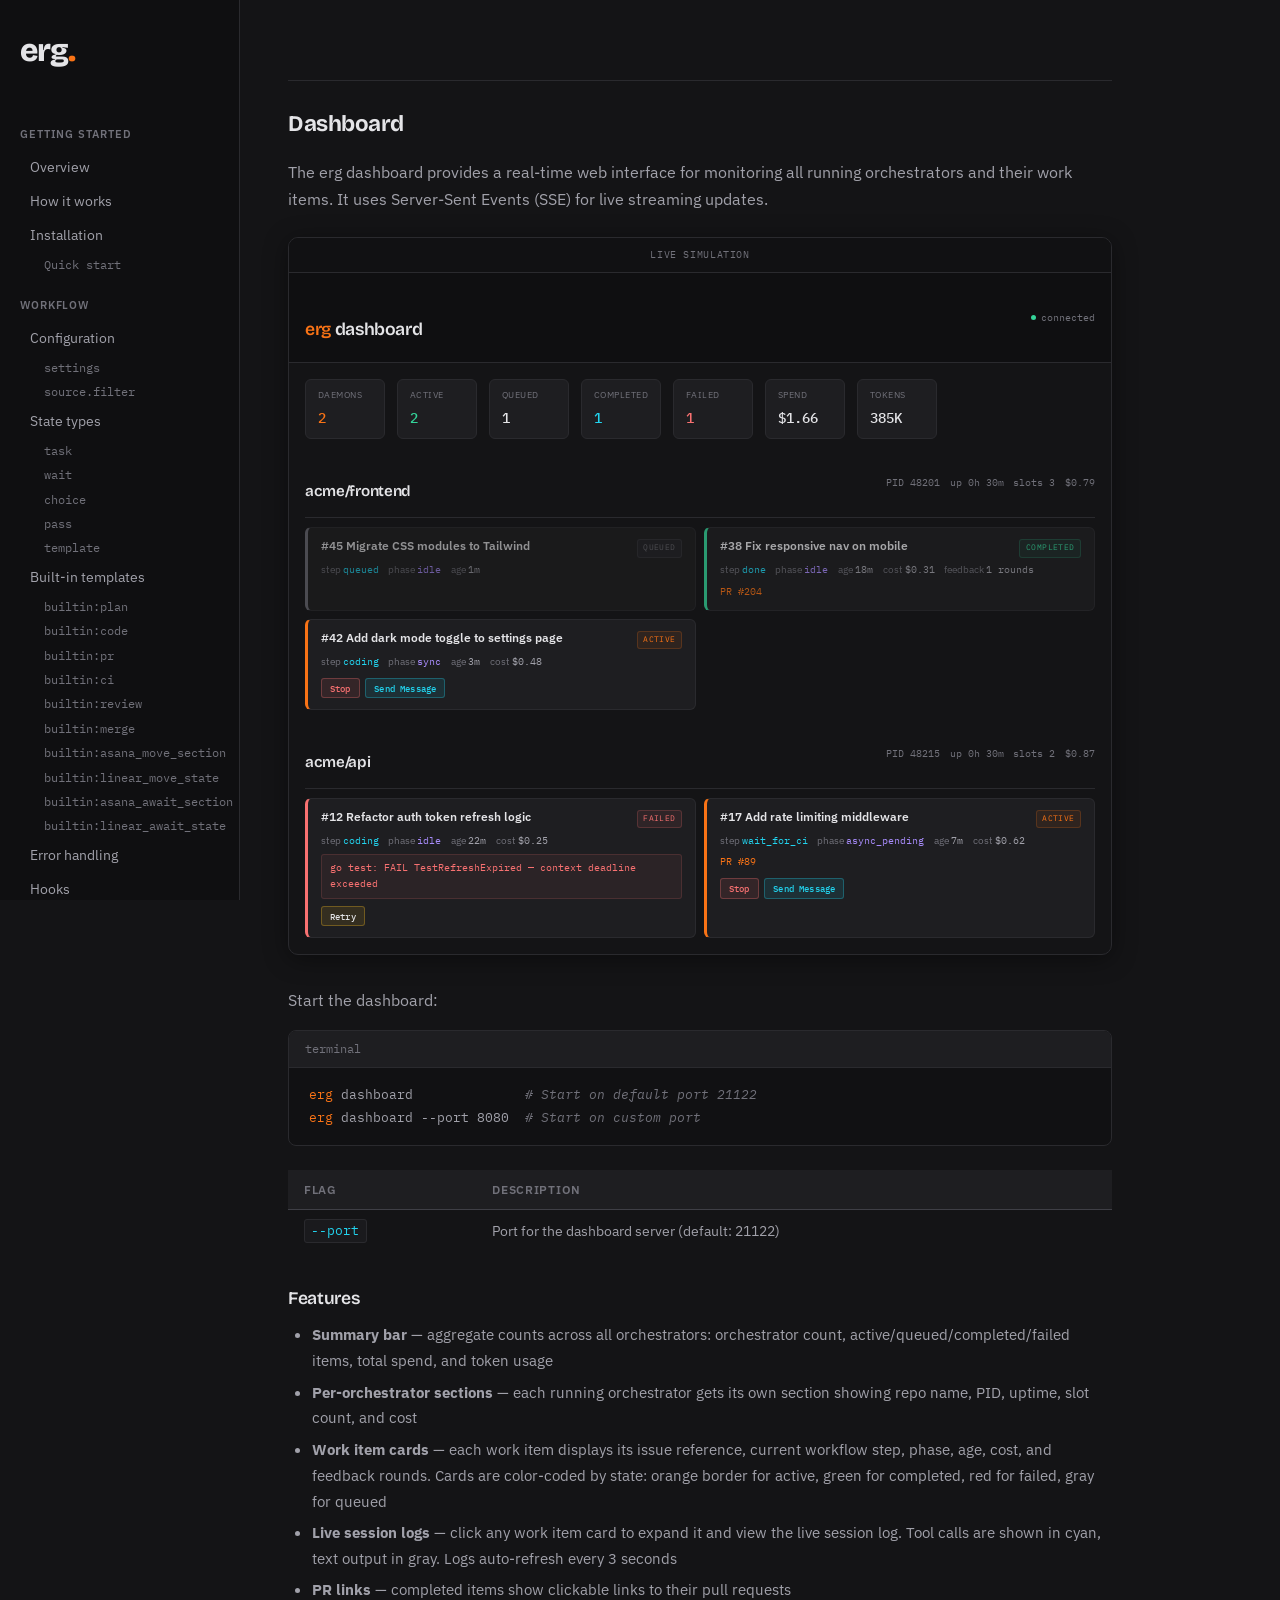
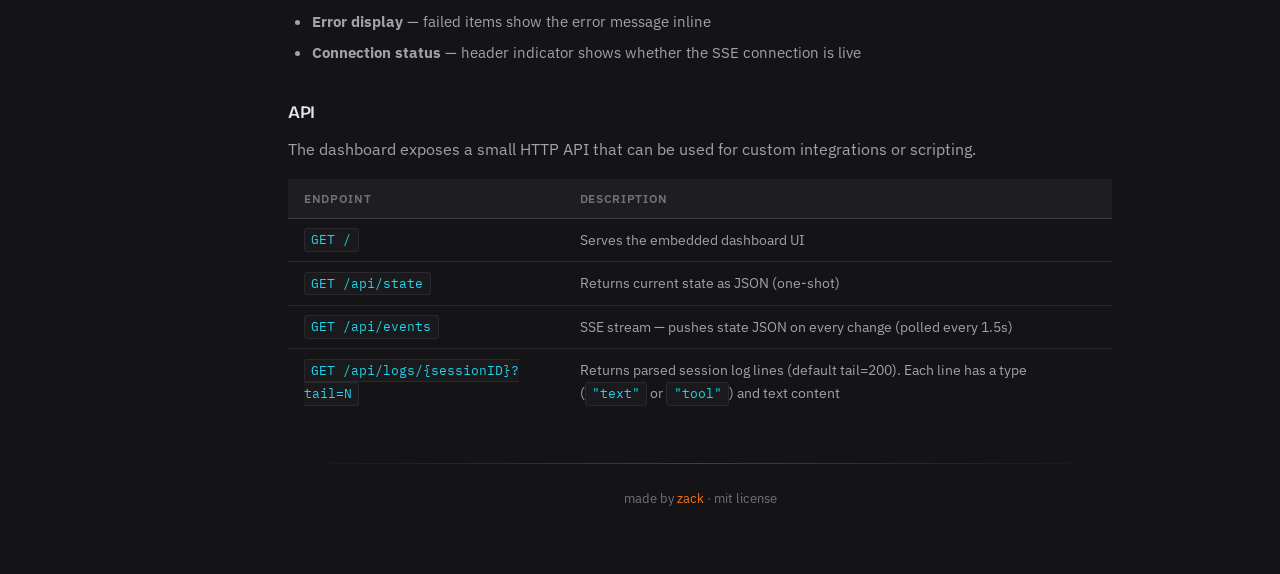
<file: docs/dashboard.html>
<!doctype html>
<html lang="en">
  <head>
    <meta charset="UTF-8" />
    <meta name="viewport" content="width=device-width, initial-scale=1.0" />
    <title>Dashboard — erg</title>
    <meta
      name="description"
      content="erg — workflow-driven agent orchestrator for Claude Code."
    />
    <link rel="preconnect" href="https://fonts.googleapis.com" />
    <link rel="preconnect" href="https://fonts.gstatic.com" crossorigin />
    <link
      href="https://fonts.googleapis.com/css2?family=Bricolage+Grotesque:opsz,wght@12..96,400;12..96,500;12..96,600;12..96,700;12..96,800&family=IBM+Plex+Sans:wght@400;500;600&family=IBM+Plex+Mono:wght@400;500;600&display=swap"
      rel="stylesheet"
    />
    <link rel="stylesheet" href="sim-dashboard.css" />
    <style>
      :root {
        --bg: #141416;
        --bg-sidebar: #0f0f11;
        --bg-card: #1e1e21;
        --bg-code: #1a1a1d;
        --bg-inset: #111113;
        --accent: #f97316;
        --accent-dim: #ea580c;
        --accent-bg: rgba(249, 115, 22, 0.08);
        --accent-border: rgba(249, 115, 22, 0.2);
        --cyan: #22d3ee;
        --green: #34d399;
        --violet: #a78bfa;
        --text: #e4e4e7;
        --text-muted: #a1a1aa;
        --text-dim: #71717a;
        --border: #2a2a2e;
        --border-light: #3f3f46;
      }

      * {
        margin: 0;
        padding: 0;
        box-sizing: border-box;
      }

      html {
        font-size: 100%;
        scroll-behavior: smooth;
        scroll-padding-top: 2rem;
      }

      body {
        font-family:
          "IBM Plex Sans",
          -apple-system,
          sans-serif;
        background: var(--bg);
        color: var(--text);
        line-height: 1.7;
        min-height: 100vh;
        -webkit-font-smoothing: antialiased;
        -webkit-text-size-adjust: 100%;
        text-size-adjust: 100%;
      }

      ::selection {
        background: var(--accent);
        color: #fff;
      }

      h1,
      h2,
      h3,
      h4 {
        font-family: "Bricolage Grotesque", sans-serif;
        letter-spacing: -0.02em;
      }

      code,
      pre {
        font-family: "IBM Plex Mono", monospace;
      }

      a {
        color: var(--accent);
        text-decoration: none;
      }

      a:hover {
        text-decoration: underline;
      }

      /* ---- Two-column layout ---- */

      .page {
        display: flex;
        min-height: 100vh;
      }

      /* ---- Sidebar ---- */

      .sidebar {
        width: 15rem;
        flex-shrink: 0;
        background: var(--bg-sidebar);
        border-right: 1px solid var(--border);
        position: sticky;
        top: 0;
        height: 100vh;
        overflow-y: auto;
        padding: 1.5rem 0;
        display: flex;
        flex-direction: column;
      }

      .sidebar-logo {
        padding: 0 1.25rem;
        margin-bottom: 1.75rem;
      }

      .sidebar-logo a {
        font-family: "Bricolage Grotesque", sans-serif;
        font-size: 2rem;
        font-weight: 800;
        color: var(--text);
        text-decoration: none;
        letter-spacing: -0.03em;
      }

      .sidebar-logo a span {
        color: var(--accent);
      }

      .sidebar-nav {
        list-style: none;
        flex: 1;
      }

      .sidebar-section {
        margin-bottom: 0.25rem;
      }

      .sidebar-section-title {
        display: block;
        padding: 0.4rem 1.25rem;
        font-size: 0.7rem;
        font-weight: 600;
        text-transform: uppercase;
        letter-spacing: 0.08em;
        color: var(--text-dim);
        margin-top: 0.75rem;
      }

      .sidebar-link {
        display: block;
        padding: 0.35rem 1.25rem 0.35rem 1.75rem;
        font-size: 0.85rem;
        color: var(--text-muted);
        text-decoration: none;
        transition:
          color 0.15s,
          background 0.15s;
        border-left: 2px solid transparent;
      }

      .sidebar-link:hover {
        color: var(--text);
        background: rgba(255, 255, 255, 0.03);
        text-decoration: none;
      }

      .sidebar-link.active {
        color: var(--accent);
        border-left-color: var(--accent);
        background: var(--accent-bg);
      }

      .sidebar-footer {
        padding: 1rem 1.25rem 0;
        border-top: 1px solid var(--border);
        margin-top: auto;
      }

      .sidebar-footer a {
        display: block;
        font-size: 0.78rem;
        color: var(--text-dim);
        padding: 0.2rem 0;
        text-decoration: none;
      }

      .sidebar-footer a:hover {
        color: var(--text-muted);
        text-decoration: none;
      }

      /* ---- Main content ---- */

      .main {
        flex: 1;
        min-width: 0;
        max-width: 920px;
        padding: 2.5rem 3rem 4rem;
      }

      /* ---- Content typography ---- */

      .main h1 {
        font-size: 2.5rem;
        font-weight: 800;
        color: var(--text);
        margin-bottom: 0.75rem;
      }

      .main h2 {
        font-size: 1.4rem;
        font-weight: 700;
        color: var(--text);
        margin-top: 3.5rem;
        margin-bottom: 1rem;
        padding-top: 1.5rem;
        border-top: 1px solid var(--border);
      }

      .main h2:first-of-type {
        margin-top: 2.5rem;
      }

      .main h3 {
        font-size: 1.1rem;
        font-weight: 600;
        color: var(--text);
        margin-top: 2rem;
        margin-bottom: 0.5rem;
      }

      .main h4 {
        font-size: 0.95rem;
        font-weight: 600;
        color: var(--text);
        margin-top: 1.5rem;
        margin-bottom: 0.4rem;
      }

      .main p {
        margin-bottom: 1rem;
        color: var(--text-muted);
      }

      .main p code,
      .main li code {
        background: var(--bg-code);
        color: var(--cyan);
        padding: 0.15rem 0.4rem;
        border-radius: 4px;
        font-size: 0.85em;
        border: 1px solid var(--border);
      }

      .main ul,
      .main ol {
        margin-bottom: 1rem;
        padding-left: 1.5rem;
        color: var(--text-muted);
      }

      .main li {
        margin-bottom: 0.35rem;
        font-size: 0.95rem;
      }

      /* ---- Hero area ---- */

      .hero-badge {
        display: inline-block;
        font-family: "IBM Plex Mono", monospace;
        font-size: 0.65rem;
        font-weight: 600;
        color: var(--accent);
        background: transparent;
        border: 1px solid var(--accent-border);
        border-radius: 3px;
        padding: 0.2rem 0.6rem;
        margin-bottom: 1.25rem;
        letter-spacing: 0.05em;
        text-transform: uppercase;
      }

      .hero-tagline {
        font-family: "Bricolage Grotesque", sans-serif;
        font-size: 2.8rem;
        font-weight: 800;
        color: var(--text);
        margin-bottom: 1rem;
        letter-spacing: -0.03em;
        line-height: 1.1;
      }

      .hero-tagline-accent {
        background: linear-gradient(135deg, var(--accent), #fbbf24);
        -webkit-background-clip: text;
        -webkit-text-fill-color: transparent;
        background-clip: text;
      }

      .hero-cta {
        display: inline-flex;
        gap: 0.75rem;
        margin-bottom: 0.5rem;
      }

      .btn {
        display: inline-flex;
        align-items: center;
        padding: 0.55rem 1.25rem;
        border-radius: 6px;
        font-family: "IBM Plex Sans", sans-serif;
        font-size: 0.85rem;
        font-weight: 500;
        text-decoration: none;
        transition: all 0.15s;
        border: 1px solid transparent;
      }

      .btn:hover {
        text-decoration: none;
      }

      .btn-primary {
        background: var(--accent);
        color: #fff;
      }

      .btn-primary:hover {
        background: var(--accent-dim);
      }

      .btn-ghost {
        background: transparent;
        color: var(--text-muted);
        border-color: var(--border-light);
      }

      .btn-ghost:hover {
        color: var(--text);
        border-color: var(--text-dim);
      }

      /* ---- Feature grid ---- */

      .feature-grid {
        display: grid;
        grid-template-columns: repeat(2, 1fr);
        gap: 0.85rem;
        margin: 1rem 0 1.5rem;
      }

      .feature-item {
        background: var(--bg-card);
        border: 1px solid var(--border);
        border-left: 3px solid var(--accent);
        border-radius: 8px;
        padding: 1.25rem 1.4rem;
        transition:
          transform 0.15s,
          border-color 0.15s,
          box-shadow 0.15s;
      }

      .feature-item:nth-child(2) {
        border-left-color: var(--cyan);
      }
      .feature-item:nth-child(3) {
        border-left-color: var(--violet);
      }
      .feature-item:nth-child(4) {
        border-left-color: var(--green);
      }
      .feature-item:nth-child(5) {
        border-left-color: var(--cyan);
      }
      .feature-item:nth-child(6) {
        border-left-color: var(--violet);
      }

      .feature-item:hover {
        border-color: var(--border-light);
        transform: scale(1.01);
        box-shadow: 0 2px 12px rgba(0, 0, 0, 0.2);
      }
      .feature-item:hover {
        border-left-color: var(--accent);
      }
      .feature-item:nth-child(2):hover {
        border-left-color: var(--cyan);
      }
      .feature-item:nth-child(3):hover {
        border-left-color: var(--violet);
      }
      .feature-item:nth-child(4):hover {
        border-left-color: var(--green);
      }
      .feature-item:nth-child(5):hover {
        border-left-color: var(--cyan);
      }
      .feature-item:nth-child(6):hover {
        border-left-color: var(--violet);
      }

      .feature-item h4 {
        font-size: 0.9rem;
        font-weight: 600;
        color: var(--text);
        margin: 0 0 0.35rem;
      }

      .feature-item .fi-icon {
        font-family: "IBM Plex Mono", monospace;
        font-size: 0.75rem;
        font-weight: 600;
        color: var(--accent);
        margin-bottom: 0.65rem;
        display: inline-flex;
        align-items: center;
        justify-content: center;
        width: 2rem;
        height: 2rem;
        border-radius: 50%;
        background: var(--accent-bg);
        border: 1px solid var(--accent-border);
      }

      .feature-item:nth-child(2) .fi-icon {
        color: var(--cyan);
        background: rgba(34, 211, 238, 0.08);
        border-color: rgba(34, 211, 238, 0.2);
      }
      .feature-item:nth-child(3) .fi-icon {
        color: var(--violet);
        background: rgba(167, 139, 250, 0.08);
        border-color: rgba(167, 139, 250, 0.2);
      }
      .feature-item:nth-child(4) .fi-icon {
        color: var(--green);
        background: rgba(52, 211, 153, 0.08);
        border-color: rgba(52, 211, 153, 0.2);
      }
      .feature-item:nth-child(5) .fi-icon {
        color: var(--cyan);
        background: rgba(34, 211, 238, 0.08);
        border-color: rgba(34, 211, 238, 0.2);
      }
      .feature-item:nth-child(6) .fi-icon {
        color: var(--violet);
        background: rgba(167, 139, 250, 0.08);
        border-color: rgba(167, 139, 250, 0.2);
      }

      .feature-item p {
        font-size: 0.82rem;
        color: var(--text-muted);
        line-height: 1.6;
        margin: 0;
      }

      /* ---- Steps (how it works) ---- */

      .steps-list {
        list-style: none;
        padding: 0;
        margin: 1rem 0 1.5rem;
        counter-reset: step;
      }

      .steps-list li {
        counter-increment: step;
        display: flex;
        gap: 1rem;
        align-items: flex-start;
        padding: 0.75rem 0;
        border-bottom: 1px solid var(--border);
        margin: 0;
      }

      .steps-list li:last-child {
        border-bottom: none;
      }

      .steps-list li::before {
        content: counter(step);
        display: flex;
        align-items: center;
        justify-content: center;
        width: 1.75rem;
        height: 1.75rem;
        border-radius: 50%;
        background: var(--accent-bg);
        border: 1px solid var(--accent-border);
        color: var(--accent);
        font-family: "Bricolage Grotesque", sans-serif;
        font-size: 0.78rem;
        font-weight: 700;
        flex-shrink: 0;
        margin-top: 0.1rem;
      }

      .step-body h4 {
        font-size: 0.9rem;
        font-weight: 600;
        color: var(--text);
        margin: 0 0 0.15rem;
      }

      .step-body p {
        font-size: 0.85rem;
        color: var(--text-muted);
        margin: 0;
      }

      /* ---- State diagram ---- */

      .state-flow {
        display: flex;
        align-items: flex-start;
        gap: 0;
        padding: 1.25rem 0;
        overflow-x: auto;
        margin: 0.5rem 0 0.75rem;
      }

      .sf-node {
        display: flex;
        flex-direction: column;
        align-items: center;
        gap: 0.25rem;
        flex-shrink: 0;
      }

      .sf-box {
        font-family: "IBM Plex Mono", monospace;
        font-size: 0.78rem;
        font-weight: 500;
        padding: 0.45rem 0.85rem;
        border-radius: 6px;
        border: 1px solid var(--border);
        background: var(--bg-card);
        color: var(--text);
        white-space: nowrap;
        transition: border-color 0.15s;
      }

      .sf-box.sf-task {
        border-color: rgba(249, 115, 22, 0.3);
        background: rgba(249, 115, 22, 0.06);
      }
      .sf-box.sf-wait {
        border-color: rgba(167, 139, 250, 0.3);
        background: rgba(167, 139, 250, 0.06);
      }
      .sf-box.sf-done {
        border-color: rgba(52, 211, 153, 0.3);
        background: rgba(52, 211, 153, 0.06);
      }

      .sf-type {
        font-family: "IBM Plex Mono", monospace;
        font-size: 0.65rem;
        color: var(--text-dim);
      }

      .sf-step {
        display: flex;
        align-items: flex-start;
      }

      .sf-arrow {
        color: var(--text-dim);
        font-size: 0.75rem;
        padding: 0 0.35rem;
        flex-shrink: 0;
        user-select: none;
        line-height: 1;
        /* Match sf-box height: 0.78rem line + 0.45rem*2 padding + 2px border */
        height: calc(0.78rem * 1.75 + 0.9rem + 2px);
        display: flex;
        align-items: center;
      }

      .state-note {
        font-size: 0.82rem;
        color: var(--text-dim);
        margin-bottom: 1.5rem;
      }

      /* ---- Code block ---- */

      .code-block {
        background: var(--bg-inset);
        border: 1px solid var(--border);
        border-radius: 8px;
        overflow: hidden;
        margin: 1rem 0 1.5rem;
      }

      .code-header {
        background: var(--bg-card);
        border-bottom: 1px solid var(--border);
        padding: 0.5rem 1rem;
        display: flex;
        align-items: center;
        justify-content: space-between;
      }

      .code-filename {
        font-family: "IBM Plex Mono", monospace;
        font-size: 0.75rem;
        color: var(--text-dim);
      }

      .code-block pre {
        margin: 0;
        padding: 1rem 1.25rem;
        font-size: 0.8rem;
        line-height: 1.75;
        overflow-x: auto;
        color: var(--text-muted);
      }

      .code-block .ck {
        color: var(--accent);
      }
      .code-block .cv {
        color: var(--text);
      }
      .code-block .cc {
        color: var(--text-dim);
        font-style: italic;
      }
      .code-block .cs {
        color: var(--green);
      }
      .code-block .ca {
        color: var(--violet);
      }

      /* ---- Example tabs ---- */

      .example-tabs {
        margin: 1rem 0 1.5rem;
      }

      .tab-bar {
        display: flex;
        gap: 0.35rem;
        margin-bottom: 0.5rem;
      }

      .tab-btn {
        background: transparent;
        border: 1px solid var(--border);
        border-radius: 4px;
        color: var(--text-dim);
        padding: 0.3rem 0.8rem;
        font-family: "IBM Plex Mono", monospace;
        font-size: 0.73rem;
        cursor: pointer;
        transition:
          color 0.15s,
          border-color 0.15s,
          background 0.15s;
      }

      .tab-btn.active {
        color: var(--accent);
        border-color: var(--accent-border);
        background: var(--accent-bg);
      }

      .tab-btn:hover:not(.active) {
        color: var(--text-muted);
        border-color: var(--border-light);
      }

      .example-tabs [data-panel="yaml"] .code-block {
        margin: 0;
      }

      .diagram-panel {
        background: var(--bg-inset);
        border: 1px solid var(--border);
        border-radius: 8px;
        padding: 1.5rem 1rem;
        overflow-x: auto;
      }

      .diagram-panel svg {
        max-width: 100%;
        height: auto;
        display: block;
        margin: 0 auto;
      }

      /* ---- Info cards ---- */

      .info-grid {
        display: grid;
        grid-template-columns: repeat(2, 1fr);
        gap: 0.75rem;
        margin: 1rem 0 1.5rem;
      }

      .info-card {
        background: var(--bg-card);
        border: 1px solid var(--border);
        border-radius: 8px;
        padding: 1rem 1.15rem;
      }

      .info-card h4 {
        font-size: 0.88rem;
        font-weight: 600;
        color: var(--text);
        margin: 0 0 0.3rem;
      }

      .info-card p {
        font-size: 0.8rem;
        color: var(--text-muted);
        line-height: 1.6;
        margin: 0;
      }

      /* ---- CLI reference table ---- */

      .cli-table {
        width: 100%;
        border-collapse: collapse;
        margin: 1rem 0 1.5rem;
        font-size: 0.85rem;
      }

      .cli-table th {
        text-align: left;
        padding: 0.6rem 1rem;
        font-weight: 600;
        color: var(--text-dim);
        font-size: 0.72rem;
        text-transform: uppercase;
        letter-spacing: 0.06em;
        border-bottom: 1px solid var(--border-light);
        background: var(--bg-card);
      }

      .cli-table td {
        padding: 0.6rem 1rem;
        border-bottom: 1px solid var(--border);
        color: var(--text-muted);
      }

      .cli-table td code {
        background: var(--bg-code);
        color: var(--cyan);
        padding: 0.15rem 0.4rem;
        border-radius: 3px;
        font-size: 0.82rem;
        border: 1px solid var(--border);
      }

      .cli-table tr:last-child td {
        border-bottom: none;
      }

      /* ---- Install block ---- */

      .install-block {
        background: var(--bg-card);
        border: 1px solid var(--border);
        border-left: 3px solid var(--accent);
        border-radius: 8px;
        padding: 0.9rem 1.25rem;
        position: relative;
        display: flex;
        align-items: center;
        gap: 0.5rem;
        margin: 1rem 0;
        max-width: 520px;
      }

      .install-block .prompt-char {
        color: var(--accent);
        user-select: none;
        font-family: "IBM Plex Mono", monospace;
        font-weight: 500;
        font-size: 0.88rem;
      }

      .install-block code {
        font-size: 0.88rem;
        color: var(--text);
      }

      .copy-btn {
        position: absolute;
        right: 0.75rem;
        top: 50%;
        transform: translateY(-50%);
        background: var(--bg);
        border: 1px solid var(--border);
        color: var(--text-dim);
        padding: 0.3rem 0.65rem;
        border-radius: 4px;
        font-family: "IBM Plex Mono", monospace;
        font-size: 0.7rem;
        cursor: pointer;
        transition: all 0.15s;
      }

      .copy-btn:hover {
        border-color: var(--accent);
        color: var(--accent);
        box-shadow: 0 0 8px rgba(249, 115, 22, 0.15);
      }

      .copy-btn.copied {
        border-color: var(--green);
        color: var(--green);
      }

      /* ---- Mobile sidebar toggle ---- */

      .mobile-header {
        display: none;
        position: sticky;
        top: 0;
        z-index: 100;
        background: var(--bg-sidebar);
        border-bottom: 1px solid var(--border);
        padding: 0.75rem 1rem;
        align-items: center;
        justify-content: space-between;
      }

      .mobile-header .logo-text {
        font-family: "Bricolage Grotesque", sans-serif;
        font-size: 1.1rem;
        font-weight: 800;
        color: var(--text);
      }

      .mobile-header .logo-text span {
        color: var(--accent);
      }

      .menu-btn {
        background: none;
        border: 1px solid var(--border);
        color: var(--text-muted);
        padding: 0.3rem 0.6rem;
        border-radius: 4px;
        font-family: "IBM Plex Mono", monospace;
        font-size: 0.75rem;
        cursor: pointer;
      }

      /* ---- Responsive ---- */

      @media (max-width: 860px) {
        .sidebar {
          position: fixed;
          left: -16.25rem;
          z-index: 200;
          transition: left 0.25s ease;
          box-shadow: 4px 0 20px rgba(0, 0, 0, 0.5);
        }

        .sidebar.open {
          left: 0;
        }

        .sidebar-overlay {
          display: none;
          position: fixed;
          inset: 0;
          background: rgba(0, 0, 0, 0.5);
          z-index: 199;
        }

        .sidebar-overlay.open {
          display: block;
        }

        .mobile-header {
          display: flex;
        }

        .main {
          padding: 1.5rem 1.25rem 3rem;
        }

        .feature-grid,
        .info-grid {
          grid-template-columns: 1fr;
        }

        .feature-item,
        .info-card,
        .action-ref {
          overflow: hidden;
          overflow-wrap: break-word;
          word-break: break-word;
          min-width: 0;
        }

        .install-block {
          max-width: 100%;
          flex-wrap: wrap;
        }

        .cli-table {
          display: block;
          overflow-x: auto;
          -webkit-overflow-scrolling: touch;
        }

        .state-flow {
          padding: 1rem 0;
          flex-wrap: wrap;
        }
      }

      /* ---- Sidebar sub-links (category TOC) ---- */

      .sidebar-sublink {
        display: block;
        padding: 0.2rem 1.25rem 0.2rem 2.75rem;
        font-size: 0.75rem;
        font-family: "IBM Plex Mono", monospace;
        color: var(--text-dim);
        text-decoration: none;
        transition: color 0.15s;
        line-height: 1.5;
      }

      .sidebar-sublink:hover {
        color: var(--text-muted);
        text-decoration: none;
      }

      /* ---- Action reference ---- */

      .action-ref {
        background: var(--bg-card);
        border: 1px solid var(--border);
        border-radius: 8px;
        padding: 1.25rem 1.5rem;
        margin-bottom: 1rem;
      }

      .action-header {
        display: flex;
        align-items: center;
        gap: 0.6rem;
        margin-bottom: 0.5rem;
      }

      .action-title {
        font-family: "IBM Plex Mono", monospace;
        font-size: 0.95rem;
        font-weight: 600;
        color: var(--accent);
        display: flex;
        align-items: center;
        gap: 0.5rem;
      }

      .action-title::before {
        content: "";
        display: inline-block;
        width: 7px;
        height: 7px;
        border-radius: 50%;
        background: var(--accent);
        flex-shrink: 0;
      }

      .action-header:has(.badge-async) .action-title::before {
        background: var(--violet);
      }

      .action-header:has(.badge-sync) .action-title::before {
        background: var(--green);
      }

      .action-desc {
        font-size: 0.88rem;
        color: var(--text-muted);
        margin-bottom: 0.75rem;
        line-height: 1.6;
      }

      .badge {
        display: inline-block;
        font-family: "IBM Plex Mono", monospace;
        font-size: 0.63rem;
        font-weight: 500;
        padding: 0.15rem 0.5rem;
        border-radius: 100px;
        flex-shrink: 0;
      }

      .badge-async {
        background: rgba(167, 139, 250, 0.1);
        border: 1px solid rgba(167, 139, 250, 0.25);
        color: var(--violet);
      }

      .badge-sync {
        background: rgba(52, 211, 153, 0.1);
        border: 1px solid rgba(52, 211, 153, 0.25);
        color: var(--green);
      }

      .param-section {
        margin-top: 0.85rem;
      }

      .param-section-title {
        font-size: 0.68rem;
        font-weight: 600;
        color: var(--text-dim);
        text-transform: uppercase;
        letter-spacing: 0.07em;
        margin-bottom: 0.4rem;
      }

      .param-table {
        width: 100%;
        border-collapse: collapse;
        font-size: 0.82rem;
        border-radius: 6px;
        overflow: hidden;
        border: 1px solid var(--border);
      }

      .param-table th {
        text-align: left;
        padding: 0.4rem 0.75rem;
        font-size: 0.66rem;
        font-weight: 600;
        color: var(--text-dim);
        text-transform: uppercase;
        letter-spacing: 0.07em;
        background: var(--bg-inset);
        border-bottom: 1px solid var(--border-light);
      }

      .param-table td {
        padding: 0.45rem 0.75rem;
        border-bottom: 1px solid var(--border);
        color: var(--text-muted);
        vertical-align: top;
      }

      .param-table td:first-child {
        font-family: "IBM Plex Mono", monospace;
        color: var(--cyan);
        font-size: 0.8rem;
        white-space: nowrap;
      }

      .param-table td:nth-child(2) {
        font-family: "IBM Plex Mono", monospace;
        color: var(--text-dim);
        font-size: 0.78rem;
        white-space: nowrap;
      }

      .param-table tr:last-child td {
        border-bottom: none;
      }

      .param-none {
        font-size: 0.82rem;
        color: var(--text-dim);
        margin-top: 0.35rem;
      }

      @media (max-width: 480px) {
        .hero-tagline {
          font-size: 1.8rem;
        }

        .hero-cta {
          flex-direction: column;
        }

        .btn {
          width: 100%;
          justify-content: center;
          max-width: 280px;
        }

        .cli-table {
          font-size: 0.78rem;
        }

        .cli-table th,
        .cli-table td {
          padding: 0.5rem 0.6rem;
        }

        .code-block pre {
          font-size: 0.72rem;
          padding: 0.75rem 1rem;
        }

        .action-ref {
          padding: 1rem;
        }

        .action-title {
          font-size: 0.85rem;
        }

        .action-desc {
          font-size: 0.82rem;
        }
      }

      /* ---- Scrollable param-table on narrow phones ---- */
      @media (max-width: 560px) {
        .param-section {
          overflow-x: auto;
          -webkit-overflow-scrolling: touch;
          margin-left: -0.25rem;
          margin-right: -0.25rem;
        }

        .param-table {
          font-size: 0.75rem;
          width: max-content;
          min-width: 100%;
        }

        .param-table th {
          white-space: nowrap;
        }

        .param-table th,
        .param-table td {
          padding: 0.35rem 0.5rem;
        }

        .param-table td:first-child {
          font-size: 0.73rem;
        }

        .param-table td:nth-child(2) {
          font-size: 0.7rem;
        }

        .install-block {
          gap: 0.35rem;
        }

        .install-block code {
          font-size: 0.78rem;
        }

        .copy-btn {
          position: static;
          transform: none;
          flex-shrink: 0;
          padding: 0.25rem 0.5rem;
          font-size: 0.65rem;
        }
      }
    </style>
  </head>
  <body>
    <div class="mobile-header">
      <span class="logo-text">erg<span>.</span></span>
      <button class="menu-btn" onclick="toggleSidebar()">menu</button>
    </div>

    <div
      class="sidebar-overlay"
      id="sidebarOverlay"
      onclick="toggleSidebar()"
    ></div>

    <div class="page">
      <nav class="sidebar" id="sidebar"></nav>
      <script src="sidebar.js"></script>

      <!-- Content -->
      <main class="main">
        <h2 id="dashboard">Dashboard</h2>
        <p>
          The erg dashboard provides a real-time web interface for monitoring all
          running orchestrators and their work items. It uses Server-Sent Events (SSE)
          for live streaming updates.
        </p>

        <!-- ============ LIVE SIMULATION ============ -->
        <div class="sim-wrap" style="margin: 1.5rem 0 2rem;">
          <div class="sim-label">live simulation</div>
          <div class="sim-header">
            <div class="sim-header-left">
              <h3><span>erg</span> dashboard</h3>
            </div>
            <div class="sim-conn">
              <div class="sim-conn-dot"></div>
              <span>connected</span>
            </div>
          </div>
          <div class="sim-body">
            <div class="sim-summary" id="simSummary"></div>
            <div id="simContent"></div>
          </div>
        </div>
        <!-- ============ END SIMULATION ============ -->

        <p>Start the dashboard:</p>
        <div class="code-block">
          <div class="code-header">
            <span class="code-filename">terminal</span>
          </div>
          <pre><span class="ck">erg</span> dashboard              <span class="cc"># Start on default port 21122</span>
<span class="ck">erg</span> dashboard --port 8080  <span class="cc"># Start on custom port</span></pre>
        </div>

        <table class="cli-table">
          <thead>
            <tr>
              <th>Flag</th>
              <th>Description</th>
            </tr>
          </thead>
          <tbody>
            <tr>
              <td><code>--port</code></td>
              <td>Port for the dashboard server (default: 21122)</td>
            </tr>
          </tbody>
        </table>

        <h3 id="dashboard-features">Features</h3>
        <ul>
          <li>
            <strong>Summary bar</strong> &mdash; aggregate counts across all
            orchestrators: orchestrator count, active/queued/completed/failed items, total
            spend, and token usage
          </li>
          <li>
            <strong>Per-orchestrator sections</strong> &mdash; each running orchestrator gets
            its own section showing repo name, PID, uptime, slot count, and cost
          </li>
          <li>
            <strong>Work item cards</strong> &mdash; each work item displays its
            issue reference, current workflow step, phase, age, cost, and feedback
            rounds. Cards are color-coded by state: orange border for active,
            green for completed, red for failed, gray for queued
          </li>
          <li>
            <strong>Live session logs</strong> &mdash; click any work item card
            to expand it and view the live session log. Tool calls are shown in
            cyan, text output in gray. Logs auto-refresh every 3 seconds
          </li>
          <li>
            <strong>PR links</strong> &mdash; completed items show clickable
            links to their pull requests
          </li>
          <li>
            <strong>Error display</strong> &mdash; failed items show the error
            message inline
          </li>
          <li>
            <strong>Connection status</strong> &mdash; header indicator shows
            whether the SSE connection is live
          </li>
        </ul>

        <h3 id="dashboard-api">API</h3>
        <p>
          The dashboard exposes a small HTTP API that can be used for custom
          integrations or scripting.
        </p>
        <table class="cli-table">
          <thead>
            <tr>
              <th>Endpoint</th>
              <th>Description</th>
            </tr>
          </thead>
          <tbody>
            <tr>
              <td><code>GET /</code></td>
              <td>Serves the embedded dashboard UI</td>
            </tr>
            <tr>
              <td><code>GET /api/state</code></td>
              <td>Returns current state as JSON (one-shot)</td>
            </tr>
            <tr>
              <td><code>GET /api/events</code></td>
              <td>SSE stream &mdash; pushes state JSON on every change (polled every 1.5s)</td>
            </tr>
            <tr>
              <td><code>GET /api/logs/{sessionID}?tail=N</code></td>
              <td>Returns parsed session log lines (default tail=200). Each line has a type (<code>"text"</code> or <code>"tool"</code>) and text content</td>
            </tr>
          </tbody>
        </table>

        <div
          style="
            margin-top: 3rem;
            padding-top: 1.5rem;
            border-top: 1px solid transparent;
            border-image: linear-gradient(
                90deg,
                transparent,
                var(--border-light),
                transparent
              )
              1;
            font-size: 0.8rem;
            color: var(--text-dim);
            text-align: center;
          "
        >
          made by
          <a href="https://www.zhubert.com" style="color: var(--accent)"
            >zack</a
          >
          &middot; mit license
        </div>
      </main>
    </div>

    <script>
      // Label param-table cells for responsive stacking
      document.querySelectorAll(".param-table").forEach(function (table) {
        var headers = Array.from(table.querySelectorAll("thead th")).map(
          function (th) {
            return th.textContent.trim();
          },
        );
        table.querySelectorAll("tbody tr").forEach(function (row) {
          row.querySelectorAll("td").forEach(function (td, i) {
            if (headers[i]) td.setAttribute("data-label", headers[i]);
          });
        });
      });
    </script>
    <script src="sim-dashboard.js"></script>
  </body>
</html>
</file>
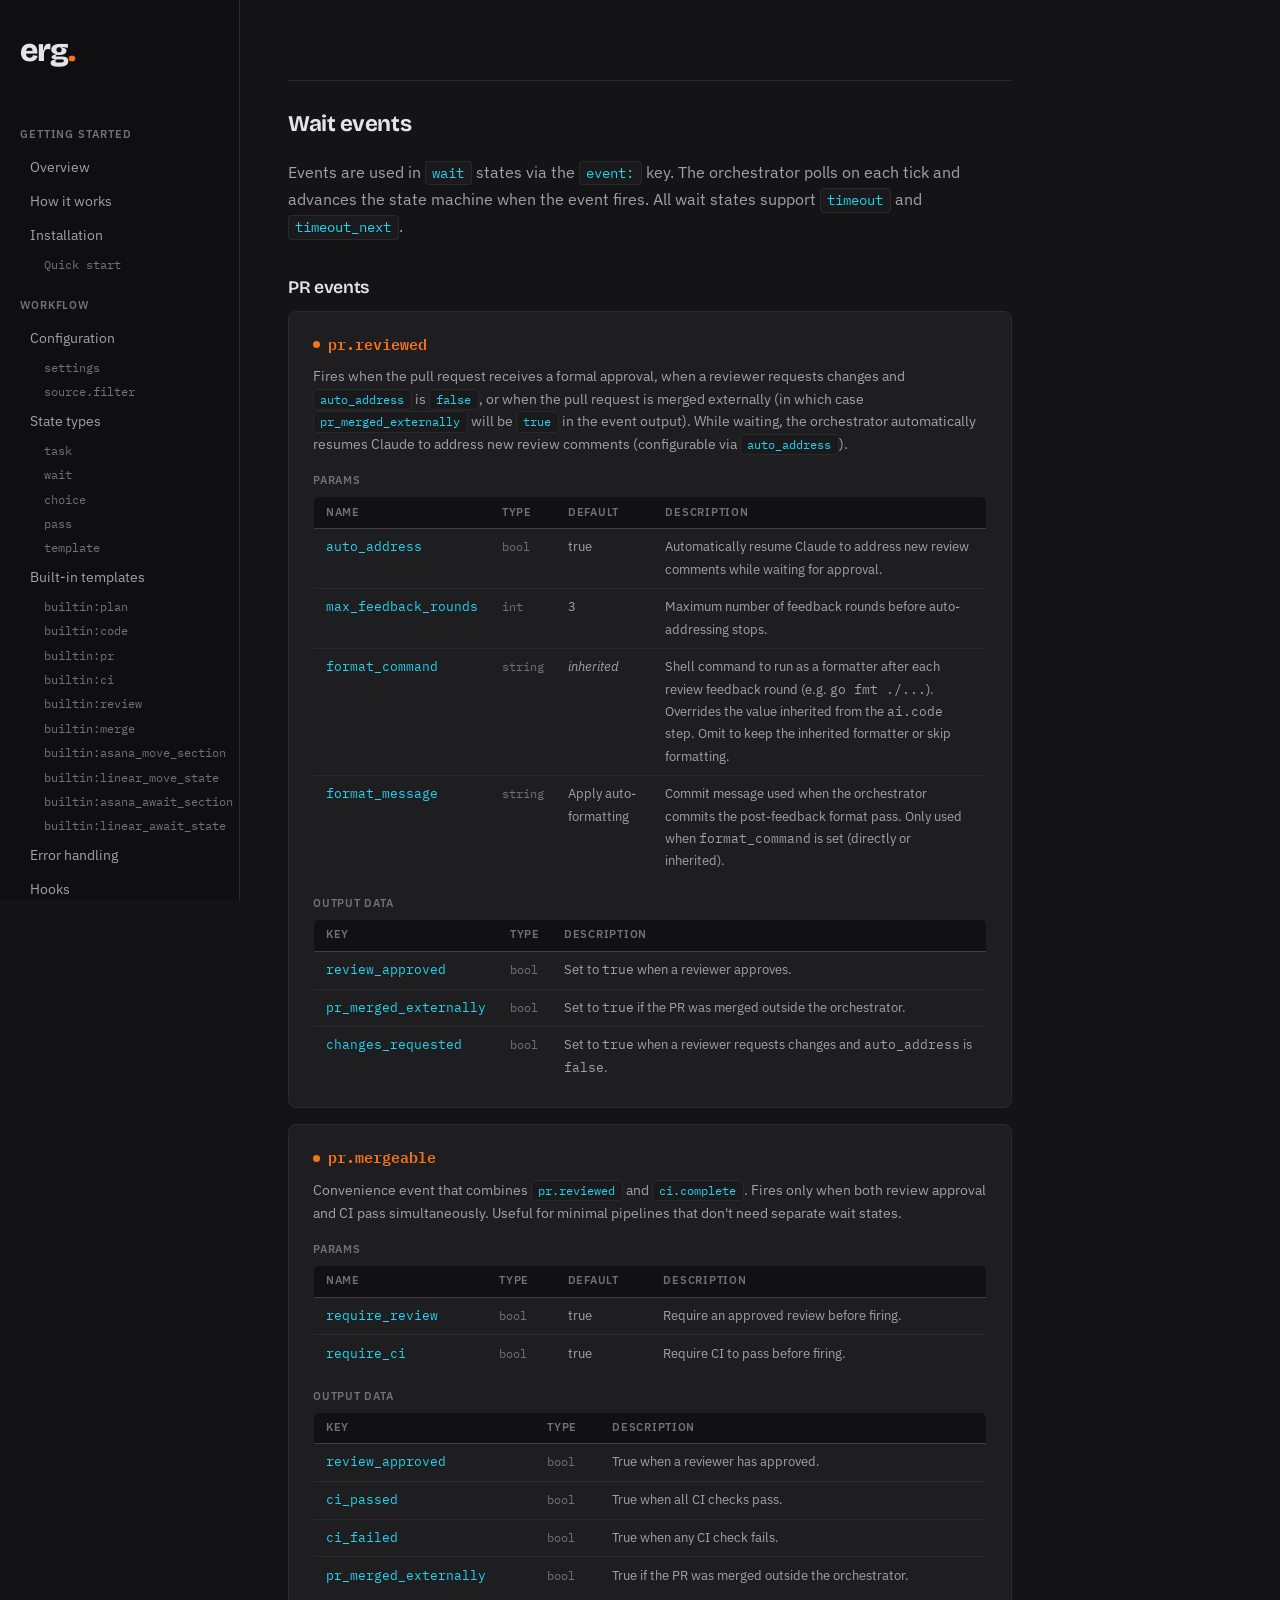
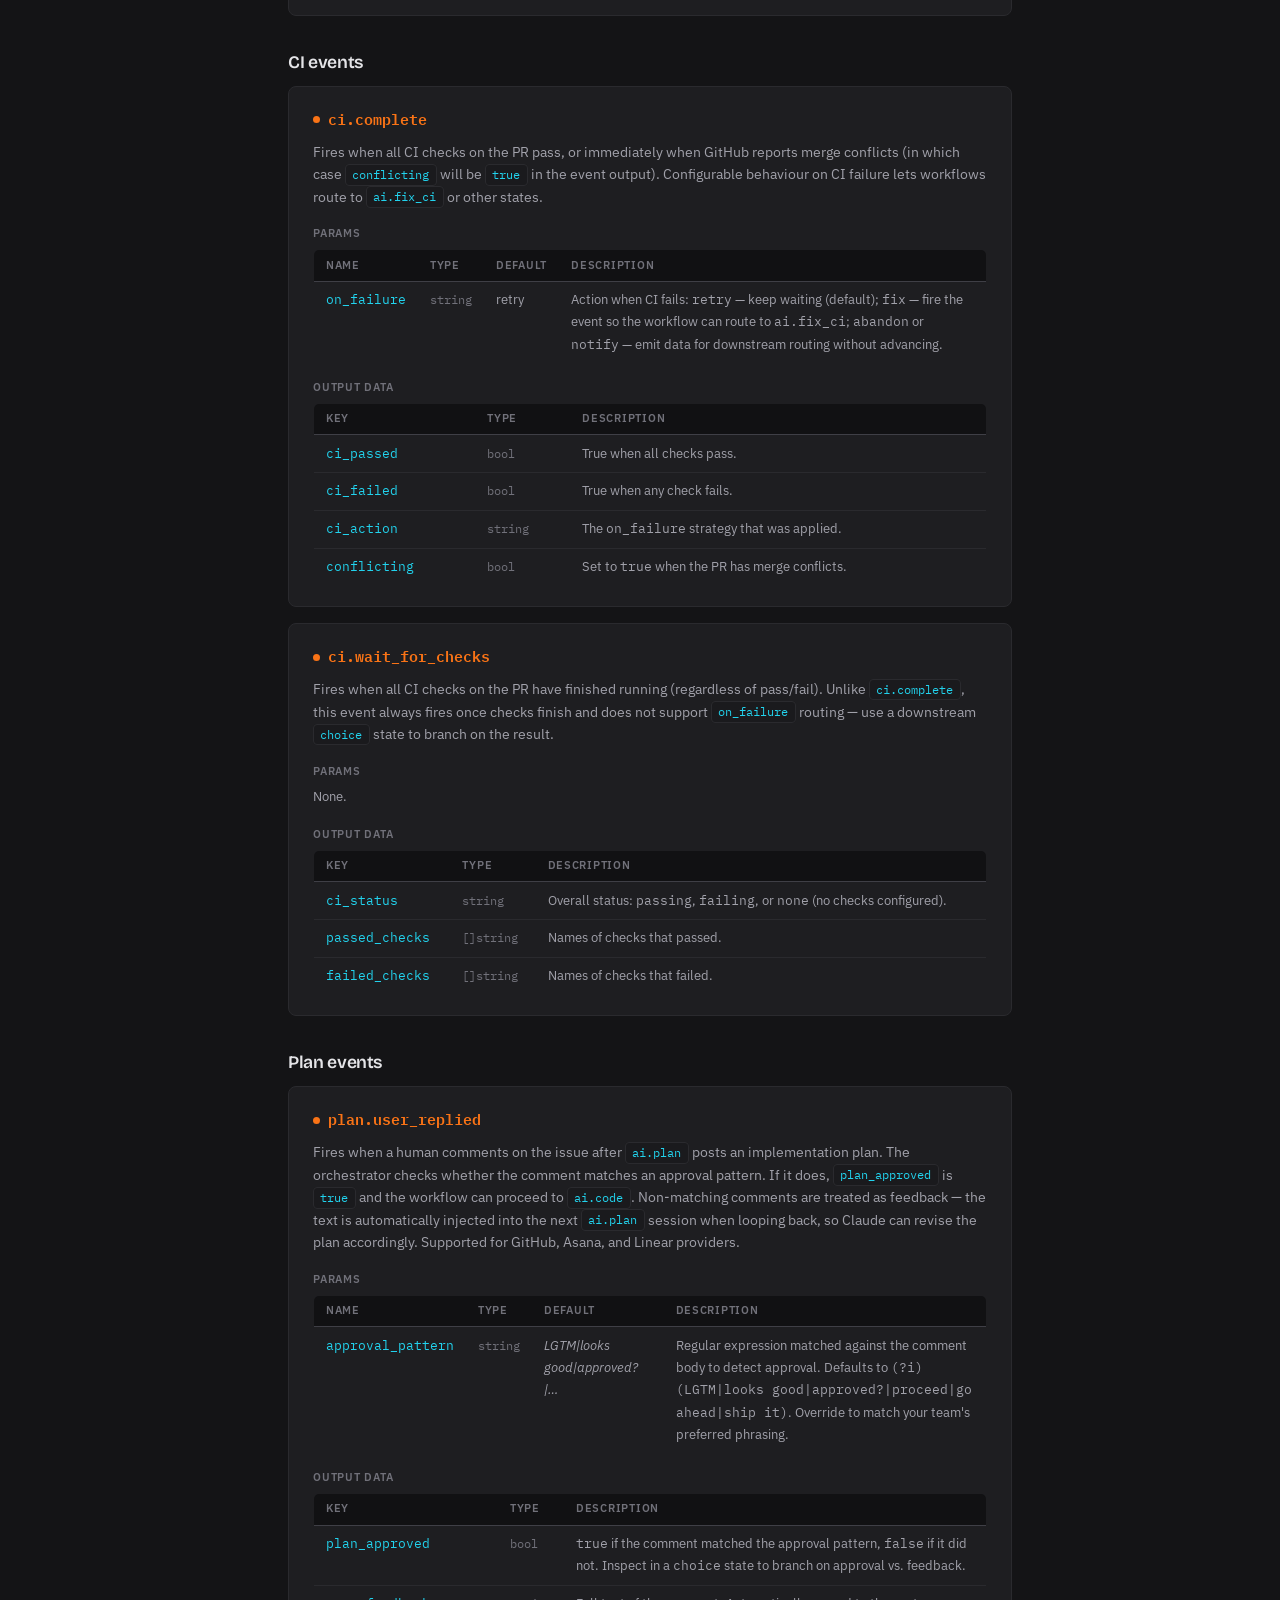
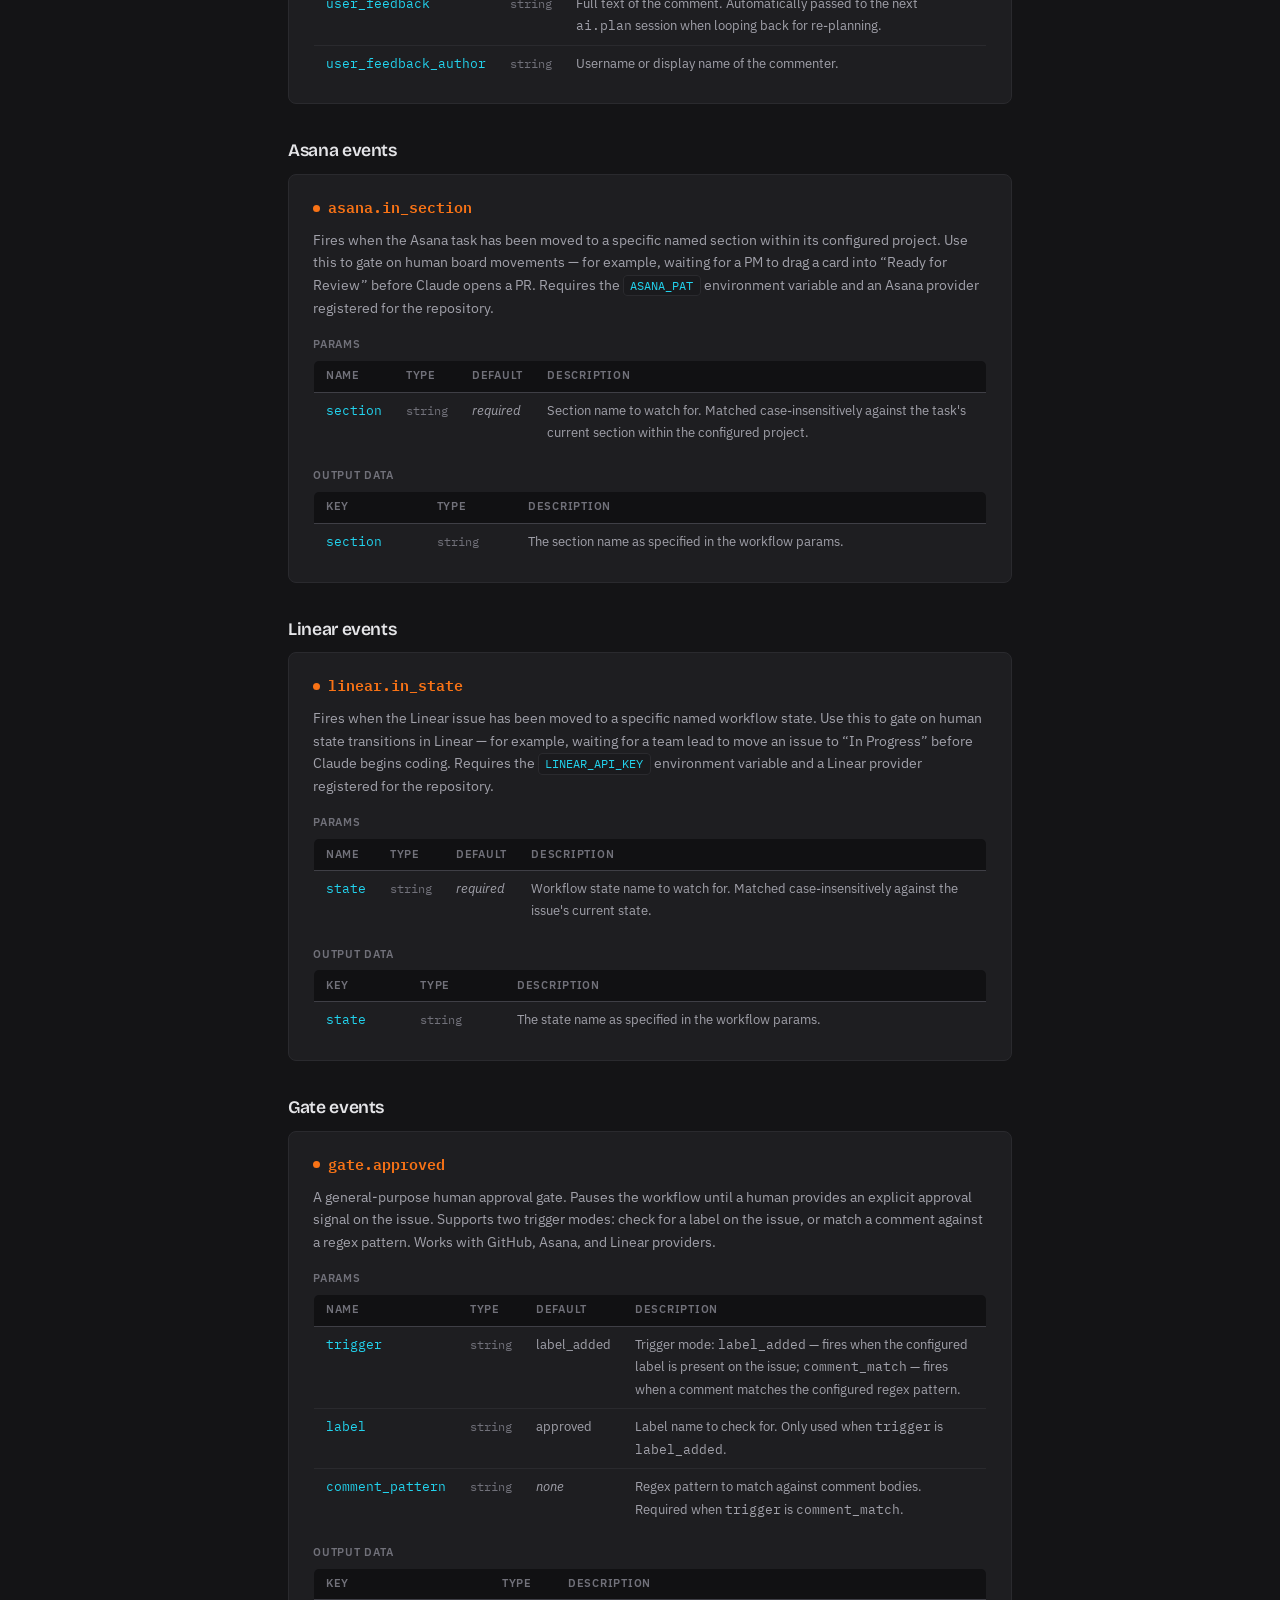
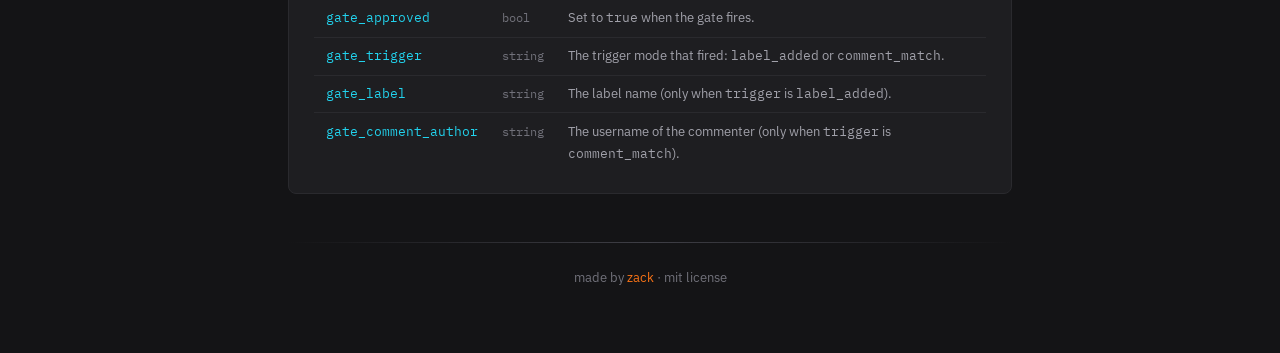
<file: docs/events.html>
<!doctype html>
<html lang="en">
  <head>
    <meta charset="UTF-8" />
    <meta name="viewport" content="width=device-width, initial-scale=1.0" />
    <title>Wait events — erg</title>
    <meta
      name="description"
      content="erg — workflow-driven agent orchestrator for Claude Code."
    />
    <link rel="preconnect" href="https://fonts.googleapis.com" />
    <link rel="preconnect" href="https://fonts.gstatic.com" crossorigin />
    <link
      href="https://fonts.googleapis.com/css2?family=Bricolage+Grotesque:opsz,wght@12..96,400;12..96,500;12..96,600;12..96,700;12..96,800&family=IBM+Plex+Sans:wght@400;500;600&family=IBM+Plex+Mono:wght@400;500;600&display=swap"
      rel="stylesheet"
    />
    <style>
      :root {
        --bg: #141416;
        --bg-sidebar: #0f0f11;
        --bg-card: #1e1e21;
        --bg-code: #1a1a1d;
        --bg-inset: #111113;
        --accent: #f97316;
        --accent-dim: #ea580c;
        --accent-bg: rgba(249, 115, 22, 0.08);
        --accent-border: rgba(249, 115, 22, 0.2);
        --cyan: #22d3ee;
        --green: #34d399;
        --violet: #a78bfa;
        --text: #e4e4e7;
        --text-muted: #a1a1aa;
        --text-dim: #71717a;
        --border: #2a2a2e;
        --border-light: #3f3f46;
      }

      * {
        margin: 0;
        padding: 0;
        box-sizing: border-box;
      }

      html {
        font-size: 100%;
        scroll-behavior: smooth;
        scroll-padding-top: 2rem;
      }

      body {
        font-family:
          "IBM Plex Sans",
          -apple-system,
          sans-serif;
        background: var(--bg);
        color: var(--text);
        line-height: 1.7;
        min-height: 100vh;
        -webkit-font-smoothing: antialiased;
        -webkit-text-size-adjust: 100%;
        text-size-adjust: 100%;
      }

      ::selection {
        background: var(--accent);
        color: #fff;
      }

      h1,
      h2,
      h3,
      h4 {
        font-family: "Bricolage Grotesque", sans-serif;
        letter-spacing: -0.02em;
      }

      code,
      pre {
        font-family: "IBM Plex Mono", monospace;
      }

      a {
        color: var(--accent);
        text-decoration: none;
      }

      a:hover {
        text-decoration: underline;
      }

      /* ---- Two-column layout ---- */

      .page {
        display: flex;
        min-height: 100vh;
      }

      /* ---- Sidebar ---- */

      .sidebar {
        width: 15rem;
        flex-shrink: 0;
        background: var(--bg-sidebar);
        border-right: 1px solid var(--border);
        position: sticky;
        top: 0;
        height: 100vh;
        overflow-y: auto;
        padding: 1.5rem 0;
        display: flex;
        flex-direction: column;
      }

      .sidebar-logo {
        padding: 0 1.25rem;
        margin-bottom: 1.75rem;
      }

      .sidebar-logo a {
        font-family: "Bricolage Grotesque", sans-serif;
        font-size: 2rem;
        font-weight: 800;
        color: var(--text);
        text-decoration: none;
        letter-spacing: -0.03em;
      }

      .sidebar-logo a span {
        color: var(--accent);
      }

      .sidebar-nav {
        list-style: none;
        flex: 1;
      }

      .sidebar-section {
        margin-bottom: 0.25rem;
      }

      .sidebar-section-title {
        display: block;
        padding: 0.4rem 1.25rem;
        font-size: 0.7rem;
        font-weight: 600;
        text-transform: uppercase;
        letter-spacing: 0.08em;
        color: var(--text-dim);
        margin-top: 0.75rem;
      }

      .sidebar-link {
        display: block;
        padding: 0.35rem 1.25rem 0.35rem 1.75rem;
        font-size: 0.85rem;
        color: var(--text-muted);
        text-decoration: none;
        transition:
          color 0.15s,
          background 0.15s;
        border-left: 2px solid transparent;
      }

      .sidebar-link:hover {
        color: var(--text);
        background: rgba(255, 255, 255, 0.03);
        text-decoration: none;
      }

      .sidebar-link.active {
        color: var(--accent);
        border-left-color: var(--accent);
        background: var(--accent-bg);
      }

      .sidebar-footer {
        padding: 1rem 1.25rem 0;
        border-top: 1px solid var(--border);
        margin-top: auto;
      }

      .sidebar-footer a {
        display: block;
        font-size: 0.78rem;
        color: var(--text-dim);
        padding: 0.2rem 0;
        text-decoration: none;
      }

      .sidebar-footer a:hover {
        color: var(--text-muted);
        text-decoration: none;
      }

      /* ---- Main content ---- */

      .main {
        flex: 1;
        min-width: 0;
        max-width: 820px;
        padding: 2.5rem 3rem 4rem;
      }

      /* ---- Content typography ---- */

      .main h1 {
        font-size: 2.5rem;
        font-weight: 800;
        color: var(--text);
        margin-bottom: 0.75rem;
      }

      .main h2 {
        font-size: 1.4rem;
        font-weight: 700;
        color: var(--text);
        margin-top: 3.5rem;
        margin-bottom: 1rem;
        padding-top: 1.5rem;
        border-top: 1px solid var(--border);
      }

      .main h2:first-of-type {
        margin-top: 2.5rem;
      }

      .main h3 {
        font-size: 1.1rem;
        font-weight: 600;
        color: var(--text);
        margin-top: 2rem;
        margin-bottom: 0.5rem;
      }

      .main h4 {
        font-size: 0.95rem;
        font-weight: 600;
        color: var(--text);
        margin-top: 1.5rem;
        margin-bottom: 0.4rem;
      }

      .main p {
        margin-bottom: 1rem;
        color: var(--text-muted);
      }

      .main p code,
      .main li code {
        background: var(--bg-code);
        color: var(--cyan);
        padding: 0.15rem 0.4rem;
        border-radius: 4px;
        font-size: 0.85em;
        border: 1px solid var(--border);
      }

      .main ul,
      .main ol {
        margin-bottom: 1rem;
        padding-left: 1.5rem;
        color: var(--text-muted);
      }

      .main li {
        margin-bottom: 0.35rem;
        font-size: 0.95rem;
      }

      /* ---- Hero area ---- */

      .hero-badge {
        display: inline-block;
        font-family: "IBM Plex Mono", monospace;
        font-size: 0.65rem;
        font-weight: 600;
        color: var(--accent);
        background: transparent;
        border: 1px solid var(--accent-border);
        border-radius: 3px;
        padding: 0.2rem 0.6rem;
        margin-bottom: 1.25rem;
        letter-spacing: 0.05em;
        text-transform: uppercase;
      }

      .hero-tagline {
        font-family: "Bricolage Grotesque", sans-serif;
        font-size: 2.8rem;
        font-weight: 800;
        color: var(--text);
        margin-bottom: 1rem;
        letter-spacing: -0.03em;
        line-height: 1.1;
      }

      .hero-tagline-accent {
        background: linear-gradient(135deg, var(--accent), #fbbf24);
        -webkit-background-clip: text;
        -webkit-text-fill-color: transparent;
        background-clip: text;
      }

      .hero-cta {
        display: inline-flex;
        gap: 0.75rem;
        margin-bottom: 0.5rem;
      }

      .btn {
        display: inline-flex;
        align-items: center;
        padding: 0.55rem 1.25rem;
        border-radius: 6px;
        font-family: "IBM Plex Sans", sans-serif;
        font-size: 0.85rem;
        font-weight: 500;
        text-decoration: none;
        transition: all 0.15s;
        border: 1px solid transparent;
      }

      .btn:hover {
        text-decoration: none;
      }

      .btn-primary {
        background: var(--accent);
        color: #fff;
      }

      .btn-primary:hover {
        background: var(--accent-dim);
      }

      .btn-ghost {
        background: transparent;
        color: var(--text-muted);
        border-color: var(--border-light);
      }

      .btn-ghost:hover {
        color: var(--text);
        border-color: var(--text-dim);
      }

      /* ---- Feature grid ---- */

      .feature-grid {
        display: grid;
        grid-template-columns: repeat(2, 1fr);
        gap: 0.85rem;
        margin: 1rem 0 1.5rem;
      }

      .feature-item {
        background: var(--bg-card);
        border: 1px solid var(--border);
        border-left: 3px solid var(--accent);
        border-radius: 8px;
        padding: 1.25rem 1.4rem;
        transition:
          transform 0.15s,
          border-color 0.15s,
          box-shadow 0.15s;
      }

      .feature-item:nth-child(2) {
        border-left-color: var(--cyan);
      }
      .feature-item:nth-child(3) {
        border-left-color: var(--violet);
      }
      .feature-item:nth-child(4) {
        border-left-color: var(--green);
      }
      .feature-item:nth-child(5) {
        border-left-color: var(--cyan);
      }
      .feature-item:nth-child(6) {
        border-left-color: var(--violet);
      }

      .feature-item:hover {
        border-color: var(--border-light);
        transform: scale(1.01);
        box-shadow: 0 2px 12px rgba(0, 0, 0, 0.2);
      }
      .feature-item:hover {
        border-left-color: var(--accent);
      }
      .feature-item:nth-child(2):hover {
        border-left-color: var(--cyan);
      }
      .feature-item:nth-child(3):hover {
        border-left-color: var(--violet);
      }
      .feature-item:nth-child(4):hover {
        border-left-color: var(--green);
      }
      .feature-item:nth-child(5):hover {
        border-left-color: var(--cyan);
      }
      .feature-item:nth-child(6):hover {
        border-left-color: var(--violet);
      }

      .feature-item h4 {
        font-size: 0.9rem;
        font-weight: 600;
        color: var(--text);
        margin: 0 0 0.35rem;
      }

      .feature-item .fi-icon {
        font-family: "IBM Plex Mono", monospace;
        font-size: 0.75rem;
        font-weight: 600;
        color: var(--accent);
        margin-bottom: 0.65rem;
        display: inline-flex;
        align-items: center;
        justify-content: center;
        width: 2rem;
        height: 2rem;
        border-radius: 50%;
        background: var(--accent-bg);
        border: 1px solid var(--accent-border);
      }

      .feature-item:nth-child(2) .fi-icon {
        color: var(--cyan);
        background: rgba(34, 211, 238, 0.08);
        border-color: rgba(34, 211, 238, 0.2);
      }
      .feature-item:nth-child(3) .fi-icon {
        color: var(--violet);
        background: rgba(167, 139, 250, 0.08);
        border-color: rgba(167, 139, 250, 0.2);
      }
      .feature-item:nth-child(4) .fi-icon {
        color: var(--green);
        background: rgba(52, 211, 153, 0.08);
        border-color: rgba(52, 211, 153, 0.2);
      }
      .feature-item:nth-child(5) .fi-icon {
        color: var(--cyan);
        background: rgba(34, 211, 238, 0.08);
        border-color: rgba(34, 211, 238, 0.2);
      }
      .feature-item:nth-child(6) .fi-icon {
        color: var(--violet);
        background: rgba(167, 139, 250, 0.08);
        border-color: rgba(167, 139, 250, 0.2);
      }

      .feature-item p {
        font-size: 0.82rem;
        color: var(--text-muted);
        line-height: 1.6;
        margin: 0;
      }

      /* ---- Steps (how it works) ---- */

      .steps-list {
        list-style: none;
        padding: 0;
        margin: 1rem 0 1.5rem;
        counter-reset: step;
      }

      .steps-list li {
        counter-increment: step;
        display: flex;
        gap: 1rem;
        align-items: flex-start;
        padding: 0.75rem 0;
        border-bottom: 1px solid var(--border);
        margin: 0;
      }

      .steps-list li:last-child {
        border-bottom: none;
      }

      .steps-list li::before {
        content: counter(step);
        display: flex;
        align-items: center;
        justify-content: center;
        width: 1.75rem;
        height: 1.75rem;
        border-radius: 50%;
        background: var(--accent-bg);
        border: 1px solid var(--accent-border);
        color: var(--accent);
        font-family: "Bricolage Grotesque", sans-serif;
        font-size: 0.78rem;
        font-weight: 700;
        flex-shrink: 0;
        margin-top: 0.1rem;
      }

      .step-body h4 {
        font-size: 0.9rem;
        font-weight: 600;
        color: var(--text);
        margin: 0 0 0.15rem;
      }

      .step-body p {
        font-size: 0.85rem;
        color: var(--text-muted);
        margin: 0;
      }

      /* ---- State diagram ---- */

      .state-flow {
        display: flex;
        align-items: flex-start;
        gap: 0;
        padding: 1.25rem 0;
        overflow-x: auto;
        margin: 0.5rem 0 0.75rem;
      }

      .sf-node {
        display: flex;
        flex-direction: column;
        align-items: center;
        gap: 0.25rem;
        flex-shrink: 0;
      }

      .sf-box {
        font-family: "IBM Plex Mono", monospace;
        font-size: 0.78rem;
        font-weight: 500;
        padding: 0.45rem 0.85rem;
        border-radius: 6px;
        border: 1px solid var(--border);
        background: var(--bg-card);
        color: var(--text);
        white-space: nowrap;
        transition: border-color 0.15s;
      }

      .sf-box.sf-task {
        border-color: rgba(249, 115, 22, 0.3);
        background: rgba(249, 115, 22, 0.06);
      }
      .sf-box.sf-wait {
        border-color: rgba(167, 139, 250, 0.3);
        background: rgba(167, 139, 250, 0.06);
      }
      .sf-box.sf-done {
        border-color: rgba(52, 211, 153, 0.3);
        background: rgba(52, 211, 153, 0.06);
      }

      .sf-type {
        font-family: "IBM Plex Mono", monospace;
        font-size: 0.65rem;
        color: var(--text-dim);
      }

      .sf-step {
        display: flex;
        align-items: flex-start;
      }

      .sf-arrow {
        color: var(--text-dim);
        font-size: 0.75rem;
        padding: 0 0.35rem;
        flex-shrink: 0;
        user-select: none;
        line-height: 1;
        /* Match sf-box height: 0.78rem line + 0.45rem*2 padding + 2px border */
        height: calc(0.78rem * 1.75 + 0.9rem + 2px);
        display: flex;
        align-items: center;
      }

      .state-note {
        font-size: 0.82rem;
        color: var(--text-dim);
        margin-bottom: 1.5rem;
      }

      /* ---- Code block ---- */

      .code-block {
        background: var(--bg-inset);
        border: 1px solid var(--border);
        border-radius: 8px;
        overflow: hidden;
        margin: 1rem 0 1.5rem;
      }

      .code-header {
        background: var(--bg-card);
        border-bottom: 1px solid var(--border);
        padding: 0.5rem 1rem;
        display: flex;
        align-items: center;
        justify-content: space-between;
      }

      .code-filename {
        font-family: "IBM Plex Mono", monospace;
        font-size: 0.75rem;
        color: var(--text-dim);
      }

      .code-block pre {
        margin: 0;
        padding: 1rem 1.25rem;
        font-size: 0.8rem;
        line-height: 1.75;
        overflow-x: auto;
        color: var(--text-muted);
      }

      .code-block .ck {
        color: var(--accent);
      }
      .code-block .cv {
        color: var(--text);
      }
      .code-block .cc {
        color: var(--text-dim);
        font-style: italic;
      }
      .code-block .cs {
        color: var(--green);
      }
      .code-block .ca {
        color: var(--violet);
      }

      /* ---- Example tabs ---- */

      .example-tabs {
        margin: 1rem 0 1.5rem;
      }

      .tab-bar {
        display: flex;
        gap: 0.35rem;
        margin-bottom: 0.5rem;
      }

      .tab-btn {
        background: transparent;
        border: 1px solid var(--border);
        border-radius: 4px;
        color: var(--text-dim);
        padding: 0.3rem 0.8rem;
        font-family: "IBM Plex Mono", monospace;
        font-size: 0.73rem;
        cursor: pointer;
        transition:
          color 0.15s,
          border-color 0.15s,
          background 0.15s;
      }

      .tab-btn.active {
        color: var(--accent);
        border-color: var(--accent-border);
        background: var(--accent-bg);
      }

      .tab-btn:hover:not(.active) {
        color: var(--text-muted);
        border-color: var(--border-light);
      }

      .example-tabs [data-panel="yaml"] .code-block {
        margin: 0;
      }

      .diagram-panel {
        background: var(--bg-inset);
        border: 1px solid var(--border);
        border-radius: 8px;
        padding: 1.5rem 1rem;
        overflow-x: auto;
      }

      .diagram-panel svg {
        max-width: 100%;
        height: auto;
        display: block;
        margin: 0 auto;
      }

      /* ---- Info cards ---- */

      .info-grid {
        display: grid;
        grid-template-columns: repeat(2, 1fr);
        gap: 0.75rem;
        margin: 1rem 0 1.5rem;
      }

      .info-card {
        background: var(--bg-card);
        border: 1px solid var(--border);
        border-radius: 8px;
        padding: 1rem 1.15rem;
      }

      .info-card h4 {
        font-size: 0.88rem;
        font-weight: 600;
        color: var(--text);
        margin: 0 0 0.3rem;
      }

      .info-card p {
        font-size: 0.8rem;
        color: var(--text-muted);
        line-height: 1.6;
        margin: 0;
      }

      /* ---- CLI reference table ---- */

      .cli-table {
        width: 100%;
        border-collapse: collapse;
        margin: 1rem 0 1.5rem;
        font-size: 0.85rem;
      }

      .cli-table th {
        text-align: left;
        padding: 0.6rem 1rem;
        font-weight: 600;
        color: var(--text-dim);
        font-size: 0.72rem;
        text-transform: uppercase;
        letter-spacing: 0.06em;
        border-bottom: 1px solid var(--border-light);
        background: var(--bg-card);
      }

      .cli-table td {
        padding: 0.6rem 1rem;
        border-bottom: 1px solid var(--border);
        color: var(--text-muted);
      }

      .cli-table td code {
        background: var(--bg-code);
        color: var(--cyan);
        padding: 0.15rem 0.4rem;
        border-radius: 3px;
        font-size: 0.82rem;
        border: 1px solid var(--border);
      }

      .cli-table tr:last-child td {
        border-bottom: none;
      }

      /* ---- Install block ---- */

      .install-block {
        background: var(--bg-card);
        border: 1px solid var(--border);
        border-left: 3px solid var(--accent);
        border-radius: 8px;
        padding: 0.9rem 1.25rem;
        position: relative;
        display: flex;
        align-items: center;
        gap: 0.5rem;
        margin: 1rem 0;
        max-width: 520px;
      }

      .install-block .prompt-char {
        color: var(--accent);
        user-select: none;
        font-family: "IBM Plex Mono", monospace;
        font-weight: 500;
        font-size: 0.88rem;
      }

      .install-block code {
        font-size: 0.88rem;
        color: var(--text);
      }

      .copy-btn {
        position: absolute;
        right: 0.75rem;
        top: 50%;
        transform: translateY(-50%);
        background: var(--bg);
        border: 1px solid var(--border);
        color: var(--text-dim);
        padding: 0.3rem 0.65rem;
        border-radius: 4px;
        font-family: "IBM Plex Mono", monospace;
        font-size: 0.7rem;
        cursor: pointer;
        transition: all 0.15s;
      }

      .copy-btn:hover {
        border-color: var(--accent);
        color: var(--accent);
        box-shadow: 0 0 8px rgba(249, 115, 22, 0.15);
      }

      .copy-btn.copied {
        border-color: var(--green);
        color: var(--green);
      }

      /* ---- Mobile sidebar toggle ---- */

      .mobile-header {
        display: none;
        position: sticky;
        top: 0;
        z-index: 100;
        background: var(--bg-sidebar);
        border-bottom: 1px solid var(--border);
        padding: 0.75rem 1rem;
        align-items: center;
        justify-content: space-between;
      }

      .mobile-header .logo-text {
        font-family: "Bricolage Grotesque", sans-serif;
        font-size: 1.1rem;
        font-weight: 800;
        color: var(--text);
      }

      .mobile-header .logo-text span {
        color: var(--accent);
      }

      .menu-btn {
        background: none;
        border: 1px solid var(--border);
        color: var(--text-muted);
        padding: 0.3rem 0.6rem;
        border-radius: 4px;
        font-family: "IBM Plex Mono", monospace;
        font-size: 0.75rem;
        cursor: pointer;
      }

      /* ---- Responsive ---- */

      @media (max-width: 860px) {
        .sidebar {
          position: fixed;
          left: -16.25rem;
          z-index: 200;
          transition: left 0.25s ease;
          box-shadow: 4px 0 20px rgba(0, 0, 0, 0.5);
        }

        .sidebar.open {
          left: 0;
        }

        .sidebar-overlay {
          display: none;
          position: fixed;
          inset: 0;
          background: rgba(0, 0, 0, 0.5);
          z-index: 199;
        }

        .sidebar-overlay.open {
          display: block;
        }

        .mobile-header {
          display: flex;
        }

        .main {
          padding: 1.5rem 1.25rem 3rem;
        }

        .feature-grid,
        .info-grid {
          grid-template-columns: 1fr;
        }

        .feature-item,
        .info-card,
        .action-ref {
          overflow: hidden;
          overflow-wrap: break-word;
          word-break: break-word;
          min-width: 0;
        }

        .install-block {
          max-width: 100%;
          flex-wrap: wrap;
        }

        .cli-table {
          display: block;
          overflow-x: auto;
          -webkit-overflow-scrolling: touch;
        }

        .state-flow {
          padding: 1rem 0;
          flex-wrap: wrap;
        }
      }

      /* ---- Sidebar sub-links (category TOC) ---- */

      .sidebar-sublink {
        display: block;
        padding: 0.2rem 1.25rem 0.2rem 2.75rem;
        font-size: 0.75rem;
        font-family: "IBM Plex Mono", monospace;
        color: var(--text-dim);
        text-decoration: none;
        transition: color 0.15s;
        line-height: 1.5;
      }

      .sidebar-sublink:hover {
        color: var(--text-muted);
        text-decoration: none;
      }

      /* ---- Action reference ---- */

      .action-ref {
        background: var(--bg-card);
        border: 1px solid var(--border);
        border-radius: 8px;
        padding: 1.25rem 1.5rem;
        margin-bottom: 1rem;
      }

      .action-header {
        display: flex;
        align-items: center;
        gap: 0.6rem;
        margin-bottom: 0.5rem;
      }

      .action-title {
        font-family: "IBM Plex Mono", monospace;
        font-size: 0.95rem;
        font-weight: 600;
        color: var(--accent);
        display: flex;
        align-items: center;
        gap: 0.5rem;
      }

      .action-title::before {
        content: "";
        display: inline-block;
        width: 7px;
        height: 7px;
        border-radius: 50%;
        background: var(--accent);
        flex-shrink: 0;
      }

      .action-header:has(.badge-async) .action-title::before {
        background: var(--violet);
      }

      .action-header:has(.badge-sync) .action-title::before {
        background: var(--green);
      }

      .action-desc {
        font-size: 0.88rem;
        color: var(--text-muted);
        margin-bottom: 0.75rem;
        line-height: 1.6;
      }

      .badge {
        display: inline-block;
        font-family: "IBM Plex Mono", monospace;
        font-size: 0.63rem;
        font-weight: 500;
        padding: 0.15rem 0.5rem;
        border-radius: 100px;
        flex-shrink: 0;
      }

      .badge-async {
        background: rgba(167, 139, 250, 0.1);
        border: 1px solid rgba(167, 139, 250, 0.25);
        color: var(--violet);
      }

      .badge-sync {
        background: rgba(52, 211, 153, 0.1);
        border: 1px solid rgba(52, 211, 153, 0.25);
        color: var(--green);
      }

      .param-section {
        margin-top: 0.85rem;
      }

      .param-section-title {
        font-size: 0.68rem;
        font-weight: 600;
        color: var(--text-dim);
        text-transform: uppercase;
        letter-spacing: 0.07em;
        margin-bottom: 0.4rem;
      }

      .param-table {
        width: 100%;
        border-collapse: collapse;
        font-size: 0.82rem;
        border-radius: 6px;
        overflow: hidden;
        border: 1px solid var(--border);
      }

      .param-table th {
        text-align: left;
        padding: 0.4rem 0.75rem;
        font-size: 0.66rem;
        font-weight: 600;
        color: var(--text-dim);
        text-transform: uppercase;
        letter-spacing: 0.07em;
        background: var(--bg-inset);
        border-bottom: 1px solid var(--border-light);
      }

      .param-table td {
        padding: 0.45rem 0.75rem;
        border-bottom: 1px solid var(--border);
        color: var(--text-muted);
        vertical-align: top;
      }

      .param-table td:first-child {
        font-family: "IBM Plex Mono", monospace;
        color: var(--cyan);
        font-size: 0.8rem;
        white-space: nowrap;
      }

      .param-table td:nth-child(2) {
        font-family: "IBM Plex Mono", monospace;
        color: var(--text-dim);
        font-size: 0.78rem;
        white-space: nowrap;
      }

      .param-table tr:last-child td {
        border-bottom: none;
      }

      .param-none {
        font-size: 0.82rem;
        color: var(--text-dim);
        margin-top: 0.35rem;
      }

      @media (max-width: 480px) {
        .hero-tagline {
          font-size: 1.8rem;
        }

        .hero-cta {
          flex-direction: column;
        }

        .btn {
          width: 100%;
          justify-content: center;
          max-width: 280px;
        }

        .cli-table {
          font-size: 0.78rem;
        }

        .cli-table th,
        .cli-table td {
          padding: 0.5rem 0.6rem;
        }

        .code-block pre {
          font-size: 0.72rem;
          padding: 0.75rem 1rem;
        }

        .action-ref {
          padding: 1rem;
        }

        .action-title {
          font-size: 0.85rem;
        }

        .action-desc {
          font-size: 0.82rem;
        }
      }

      /* ---- Scrollable param-table on narrow phones ---- */
      @media (max-width: 560px) {
        .param-section {
          overflow-x: auto;
          -webkit-overflow-scrolling: touch;
          margin-left: -0.25rem;
          margin-right: -0.25rem;
        }

        .param-table {
          font-size: 0.75rem;
          width: max-content;
          min-width: 100%;
        }

        .param-table th {
          white-space: nowrap;
        }

        .param-table th,
        .param-table td {
          padding: 0.35rem 0.5rem;
        }

        .param-table td:first-child {
          font-size: 0.73rem;
        }

        .param-table td:nth-child(2) {
          font-size: 0.7rem;
        }

        .install-block {
          gap: 0.35rem;
        }

        .install-block code {
          font-size: 0.78rem;
        }

        .copy-btn {
          position: static;
          transform: none;
          flex-shrink: 0;
          padding: 0.25rem 0.5rem;
          font-size: 0.65rem;
        }
      }
    </style>
  </head>
  <body>
    <div class="mobile-header">
      <span class="logo-text">erg<span>.</span></span>
      <button class="menu-btn" onclick="toggleSidebar()">menu</button>
    </div>

    <div
      class="sidebar-overlay"
      id="sidebarOverlay"
      onclick="toggleSidebar()"
    ></div>

    <div class="page">
      <nav class="sidebar" id="sidebar"></nav>
      <script src="sidebar.js"></script>

      <!-- Content -->
      <main class="main">
        <!-- Wait events reference -->
        <h2 id="events">Wait events</h2>
        <p>
          Events are used in <code>wait</code> states via the
          <code>event:</code> key. The orchestrator polls on each tick and advances
          the state machine when the event fires. All wait states support
          <code>timeout</code> and <code>timeout_next</code>.
        </p>

        <h3 id="events-pr">PR events</h3>

        <div class="action-ref">
          <div class="action-header">
            <span class="action-title">pr.reviewed</span>
          </div>
          <p class="action-desc">
            Fires when the pull request receives a formal approval, when a
            reviewer requests changes and <code>auto_address</code> is
            <code>false</code>, or when the pull request is merged externally
            (in which case <code>pr_merged_externally</code> will be
            <code>true</code> in the event output). While waiting, the
            orchestrator automatically resumes Claude to address new review
            comments (configurable via <code>auto_address</code>).
          </p>
          <div class="param-section">
            <div class="param-section-title">Params</div>
            <table class="param-table">
              <thead>
                <tr>
                  <th>Name</th>
                  <th>Type</th>
                  <th>Default</th>
                  <th>Description</th>
                </tr>
              </thead>
              <tbody>
                <tr>
                  <td>auto_address</td>
                  <td>bool</td>
                  <td>true</td>
                  <td>
                    Automatically resume Claude to address new review comments
                    while waiting for approval.
                  </td>
                </tr>
                <tr>
                  <td>max_feedback_rounds</td>
                  <td>int</td>
                  <td>3</td>
                  <td>
                    Maximum number of feedback rounds before auto-addressing
                    stops.
                  </td>
                </tr>
                <tr>
                  <td>format_command</td>
                  <td>string</td>
                  <td><em>inherited</em></td>
                  <td>
                    Shell command to run as a formatter after each review
                    feedback round (e.g. <code>go fmt ./...</code>). Overrides
                    the value inherited from the <code>ai.code</code> step. Omit
                    to keep the inherited formatter or skip formatting.
                  </td>
                </tr>
                <tr>
                  <td>format_message</td>
                  <td>string</td>
                  <td>Apply auto-formatting</td>
                  <td>
                    Commit message used when the orchestrator commits the
                    post-feedback format pass. Only used when
                    <code>format_command</code> is set (directly or inherited).
                  </td>
                </tr>
              </tbody>
            </table>
          </div>
          <div class="param-section">
            <div class="param-section-title">Output data</div>
            <table class="param-table">
              <thead>
                <tr>
                  <th>Key</th>
                  <th>Type</th>
                  <th>Description</th>
                </tr>
              </thead>
              <tbody>
                <tr>
                  <td>review_approved</td>
                  <td>bool</td>
                  <td>Set to <code>true</code> when a reviewer approves.</td>
                </tr>
                <tr>
                  <td>pr_merged_externally</td>
                  <td>bool</td>
                  <td>
                    Set to <code>true</code> if the PR was merged outside the
                    orchestrator.
                  </td>
                </tr>
                <tr>
                  <td>changes_requested</td>
                  <td>bool</td>
                  <td>
                    Set to <code>true</code> when a reviewer requests changes
                    and <code>auto_address</code> is <code>false</code>.
                  </td>
                </tr>
              </tbody>
            </table>
          </div>
        </div>

        <div class="action-ref">
          <div class="action-header">
            <span class="action-title">pr.mergeable</span>
          </div>
          <p class="action-desc">
            Convenience event that combines <code>pr.reviewed</code> and
            <code>ci.complete</code>. Fires only when both review approval and
            CI pass simultaneously. Useful for minimal pipelines that don't need
            separate wait states.
          </p>
          <div class="param-section">
            <div class="param-section-title">Params</div>
            <table class="param-table">
              <thead>
                <tr>
                  <th>Name</th>
                  <th>Type</th>
                  <th>Default</th>
                  <th>Description</th>
                </tr>
              </thead>
              <tbody>
                <tr>
                  <td>require_review</td>
                  <td>bool</td>
                  <td>true</td>
                  <td>Require an approved review before firing.</td>
                </tr>
                <tr>
                  <td>require_ci</td>
                  <td>bool</td>
                  <td>true</td>
                  <td>Require CI to pass before firing.</td>
                </tr>
              </tbody>
            </table>
          </div>
          <div class="param-section">
            <div class="param-section-title">Output data</div>
            <table class="param-table">
              <thead>
                <tr>
                  <th>Key</th>
                  <th>Type</th>
                  <th>Description</th>
                </tr>
              </thead>
              <tbody>
                <tr>
                  <td>review_approved</td>
                  <td>bool</td>
                  <td>True when a reviewer has approved.</td>
                </tr>
                <tr>
                  <td>ci_passed</td>
                  <td>bool</td>
                  <td>True when all CI checks pass.</td>
                </tr>
                <tr>
                  <td>ci_failed</td>
                  <td>bool</td>
                  <td>True when any CI check fails.</td>
                </tr>
                <tr>
                  <td>pr_merged_externally</td>
                  <td>bool</td>
                  <td>True if the PR was merged outside the orchestrator.</td>
                </tr>
              </tbody>
            </table>
          </div>
        </div>

        <h3 id="events-ci">CI events</h3>

        <div class="action-ref">
          <div class="action-header">
            <span class="action-title">ci.complete</span>
          </div>
          <p class="action-desc">
            Fires when all CI checks on the PR pass, or immediately when GitHub
            reports merge conflicts (in which case <code>conflicting</code>
            will be <code>true</code> in the event output). Configurable
            behaviour on CI failure lets workflows route to
            <code>ai.fix_ci</code> or other states.
          </p>
          <div class="param-section">
            <div class="param-section-title">Params</div>
            <table class="param-table">
              <thead>
                <tr>
                  <th>Name</th>
                  <th>Type</th>
                  <th>Default</th>
                  <th>Description</th>
                </tr>
              </thead>
              <tbody>
                <tr>
                  <td>on_failure</td>
                  <td>string</td>
                  <td>retry</td>
                  <td>
                    Action when CI fails: <code>retry</code> — keep waiting
                    (default); <code>fix</code> — fire the event so the workflow
                    can route to <code>ai.fix_ci</code>; <code>abandon</code> or
                    <code>notify</code> — emit data for downstream routing
                    without advancing.
                  </td>
                </tr>
              </tbody>
            </table>
          </div>
          <div class="param-section">
            <div class="param-section-title">Output data</div>
            <table class="param-table">
              <thead>
                <tr>
                  <th>Key</th>
                  <th>Type</th>
                  <th>Description</th>
                </tr>
              </thead>
              <tbody>
                <tr>
                  <td>ci_passed</td>
                  <td>bool</td>
                  <td>True when all checks pass.</td>
                </tr>
                <tr>
                  <td>ci_failed</td>
                  <td>bool</td>
                  <td>True when any check fails.</td>
                </tr>
                <tr>
                  <td>ci_action</td>
                  <td>string</td>
                  <td>
                    The <code>on_failure</code> strategy that was applied.
                  </td>
                </tr>
                <tr>
                  <td>conflicting</td>
                  <td>bool</td>
                  <td>
                    Set to <code>true</code> when the PR has merge conflicts.
                  </td>
                </tr>
              </tbody>
            </table>
          </div>
        </div>

        <div class="action-ref">
          <div class="action-header">
            <span class="action-title">ci.wait_for_checks</span>
          </div>
          <p class="action-desc">
            Fires when all CI checks on the PR have finished running
            (regardless of pass/fail). Unlike <code>ci.complete</code>, this
            event always fires once checks finish and does not support
            <code>on_failure</code> routing &mdash; use a downstream
            <code>choice</code> state to branch on the result.
          </p>
          <div class="param-section">
            <div class="param-section-title">Params</div>
            <p class="param-none">None.</p>
          </div>
          <div class="param-section">
            <div class="param-section-title">Output data</div>
            <table class="param-table">
              <thead>
                <tr>
                  <th>Key</th>
                  <th>Type</th>
                  <th>Description</th>
                </tr>
              </thead>
              <tbody>
                <tr>
                  <td>ci_status</td>
                  <td>string</td>
                  <td>
                    Overall status: <code>passing</code>,
                    <code>failing</code>, or <code>none</code> (no checks
                    configured).
                  </td>
                </tr>
                <tr>
                  <td>passed_checks</td>
                  <td>[]string</td>
                  <td>Names of checks that passed.</td>
                </tr>
                <tr>
                  <td>failed_checks</td>
                  <td>[]string</td>
                  <td>Names of checks that failed.</td>
                </tr>
              </tbody>
            </table>
          </div>
        </div>

        <h3 id="events-plan">Plan events</h3>

        <div class="action-ref">
          <div class="action-header">
            <span class="action-title">plan.user_replied</span>
          </div>
          <p class="action-desc">
            Fires when a human comments on the issue after
            <code>ai.plan</code> posts an implementation plan. The orchestrator checks
            whether the comment matches an approval pattern. If it does,
            <code>plan_approved</code> is <code>true</code> and the workflow can
            proceed to <code>ai.code</code>. Non-matching comments are treated
            as feedback — the text is automatically injected into the next
            <code>ai.plan</code> session when looping back, so Claude can revise
            the plan accordingly. Supported for GitHub, Asana, and Linear
            providers.
          </p>
          <div class="param-section">
            <div class="param-section-title">Params</div>
            <table class="param-table">
              <thead>
                <tr>
                  <th>Name</th>
                  <th>Type</th>
                  <th>Default</th>
                  <th>Description</th>
                </tr>
              </thead>
              <tbody>
                <tr>
                  <td>approval_pattern</td>
                  <td>string</td>
                  <td><em>LGTM|looks good|approved?|…</em></td>
                  <td>
                    Regular expression matched against the comment body to
                    detect approval. Defaults to
                    <code
                      >(?i)(LGTM|looks good|approved?|proceed|go ahead|ship
                      it)</code
                    >. Override to match your team's preferred phrasing.
                  </td>
                </tr>
              </tbody>
            </table>
          </div>
          <div class="param-section">
            <div class="param-section-title">Output data</div>
            <table class="param-table">
              <thead>
                <tr>
                  <th>Key</th>
                  <th>Type</th>
                  <th>Description</th>
                </tr>
              </thead>
              <tbody>
                <tr>
                  <td>plan_approved</td>
                  <td>bool</td>
                  <td>
                    <code>true</code> if the comment matched the approval
                    pattern, <code>false</code> if it did not. Inspect in a
                    <code>choice</code> state to branch on approval vs.
                    feedback.
                  </td>
                </tr>
                <tr>
                  <td>user_feedback</td>
                  <td>string</td>
                  <td>
                    Full text of the comment. Automatically passed to the next
                    <code>ai.plan</code> session when looping back for
                    re-planning.
                  </td>
                </tr>
                <tr>
                  <td>user_feedback_author</td>
                  <td>string</td>
                  <td>Username or display name of the commenter.</td>
                </tr>
              </tbody>
            </table>
          </div>
        </div>

        <h3 id="events-asana">Asana events</h3>

        <div class="action-ref">
          <div class="action-header">
            <span class="action-title">asana.in_section</span>
          </div>
          <p class="action-desc">
            Fires when the Asana task has been moved to a specific named section
            within its configured project. Use this to gate on human board
            movements — for example, waiting for a PM to drag a card into
            &ldquo;Ready for Review&rdquo; before Claude opens a PR. Requires
            the <code>ASANA_PAT</code> environment variable and an Asana
            provider registered for the repository.
          </p>
          <div class="param-section">
            <div class="param-section-title">Params</div>
            <table class="param-table">
              <thead>
                <tr>
                  <th>Name</th>
                  <th>Type</th>
                  <th>Default</th>
                  <th>Description</th>
                </tr>
              </thead>
              <tbody>
                <tr>
                  <td>section</td>
                  <td>string</td>
                  <td><em>required</em></td>
                  <td>
                    Section name to watch for. Matched case-insensitively
                    against the task's current section within the configured
                    project.
                  </td>
                </tr>
              </tbody>
            </table>
          </div>
          <div class="param-section">
            <div class="param-section-title">Output data</div>
            <table class="param-table">
              <thead>
                <tr>
                  <th>Key</th>
                  <th>Type</th>
                  <th>Description</th>
                </tr>
              </thead>
              <tbody>
                <tr>
                  <td>section</td>
                  <td>string</td>
                  <td>The section name as specified in the workflow params.</td>
                </tr>
              </tbody>
            </table>
          </div>
        </div>

        <h3 id="events-linear">Linear events</h3>

        <div class="action-ref">
          <div class="action-header">
            <span class="action-title">linear.in_state</span>
          </div>
          <p class="action-desc">
            Fires when the Linear issue has been moved to a specific named
            workflow state. Use this to gate on human state transitions in
            Linear — for example, waiting for a team lead to move an issue to
            &ldquo;In Progress&rdquo; before Claude begins coding. Requires
            the <code>LINEAR_API_KEY</code> environment variable and a Linear
            provider registered for the repository.
          </p>
          <div class="param-section">
            <div class="param-section-title">Params</div>
            <table class="param-table">
              <thead>
                <tr>
                  <th>Name</th>
                  <th>Type</th>
                  <th>Default</th>
                  <th>Description</th>
                </tr>
              </thead>
              <tbody>
                <tr>
                  <td>state</td>
                  <td>string</td>
                  <td><em>required</em></td>
                  <td>
                    Workflow state name to watch for. Matched case-insensitively
                    against the issue's current state.
                  </td>
                </tr>
              </tbody>
            </table>
          </div>
          <div class="param-section">
            <div class="param-section-title">Output data</div>
            <table class="param-table">
              <thead>
                <tr>
                  <th>Key</th>
                  <th>Type</th>
                  <th>Description</th>
                </tr>
              </thead>
              <tbody>
                <tr>
                  <td>state</td>
                  <td>string</td>
                  <td>The state name as specified in the workflow params.</td>
                </tr>
              </tbody>
            </table>
          </div>
        </div>

        <h3 id="events-gate">Gate events</h3>

        <div class="action-ref">
          <div class="action-header">
            <span class="action-title">gate.approved</span>
          </div>
          <p class="action-desc">
            A general-purpose human approval gate. Pauses the workflow until a
            human provides an explicit approval signal on the issue. Supports
            two trigger modes: check for a label on the issue, or match a
            comment against a regex pattern. Works with GitHub, Asana, and
            Linear providers.
          </p>
          <div class="param-section">
            <div class="param-section-title">Params</div>
            <table class="param-table">
              <thead>
                <tr>
                  <th>Name</th>
                  <th>Type</th>
                  <th>Default</th>
                  <th>Description</th>
                </tr>
              </thead>
              <tbody>
                <tr>
                  <td>trigger</td>
                  <td>string</td>
                  <td>label_added</td>
                  <td>
                    Trigger mode: <code>label_added</code> &mdash; fires when
                    the configured label is present on the issue;
                    <code>comment_match</code> &mdash; fires when a comment
                    matches the configured regex pattern.
                  </td>
                </tr>
                <tr>
                  <td>label</td>
                  <td>string</td>
                  <td>approved</td>
                  <td>
                    Label name to check for. Only used when
                    <code>trigger</code> is <code>label_added</code>.
                  </td>
                </tr>
                <tr>
                  <td>comment_pattern</td>
                  <td>string</td>
                  <td><em>none</em></td>
                  <td>
                    Regex pattern to match against comment bodies. Required
                    when <code>trigger</code> is <code>comment_match</code>.
                  </td>
                </tr>
              </tbody>
            </table>
          </div>
          <div class="param-section">
            <div class="param-section-title">Output data</div>
            <table class="param-table">
              <thead>
                <tr>
                  <th>Key</th>
                  <th>Type</th>
                  <th>Description</th>
                </tr>
              </thead>
              <tbody>
                <tr>
                  <td>gate_approved</td>
                  <td>bool</td>
                  <td>Set to <code>true</code> when the gate fires.</td>
                </tr>
                <tr>
                  <td>gate_trigger</td>
                  <td>string</td>
                  <td>
                    The trigger mode that fired: <code>label_added</code> or
                    <code>comment_match</code>.
                  </td>
                </tr>
                <tr>
                  <td>gate_label</td>
                  <td>string</td>
                  <td>
                    The label name (only when <code>trigger</code> is
                    <code>label_added</code>).
                  </td>
                </tr>
                <tr>
                  <td>gate_comment_author</td>
                  <td>string</td>
                  <td>
                    The username of the commenter (only when
                    <code>trigger</code> is <code>comment_match</code>).
                  </td>
                </tr>
              </tbody>
            </table>
          </div>
        </div>

        <div
          style="
            margin-top: 3rem;
            padding-top: 1.5rem;
            border-top: 1px solid transparent;
            border-image: linear-gradient(
                90deg,
                transparent,
                var(--border-light),
                transparent
              )
              1;
            font-size: 0.8rem;
            color: var(--text-dim);
            text-align: center;
          "
        >
          made by
          <a href="https://www.zhubert.com" style="color: var(--accent)"
            >zack</a
          >
          &middot; mit license
        </div>
      </main>
    </div>

    <script>
      function switchTab(btn, tab) {
        var tabs = btn.closest(".example-tabs");
        tabs.querySelectorAll(".tab-btn").forEach(function (b) {
          b.classList.remove("active");
        });
        btn.classList.add("active");
        tabs.querySelectorAll("[data-panel]").forEach(function (p) {
          p.style.display = "none";
        });
        var panel = tabs.querySelector('[data-panel="' + tab + '"]');
        if (panel) panel.style.display = "";
      }

      function copyCmd(btn, cmd) {
        navigator.clipboard.writeText(cmd).then(function () {
          btn.textContent = "copied";
          btn.classList.add("copied");
          setTimeout(function () {
            btn.textContent = "copy";
            btn.classList.remove("copied");
          }, 2000);
        });
      }

      // Label param-table cells for responsive stacking
      document.querySelectorAll(".param-table").forEach(function (table) {
        var headers = Array.from(table.querySelectorAll("thead th")).map(
          function (th) {
            return th.textContent.trim();
          },
        );
        table.querySelectorAll("tbody tr").forEach(function (row) {
          row.querySelectorAll("td").forEach(function (td, i) {
            if (headers[i]) td.setAttribute("data-label", headers[i]);
          });
        });
      });
    </script>
  </body>
</html>
</file>
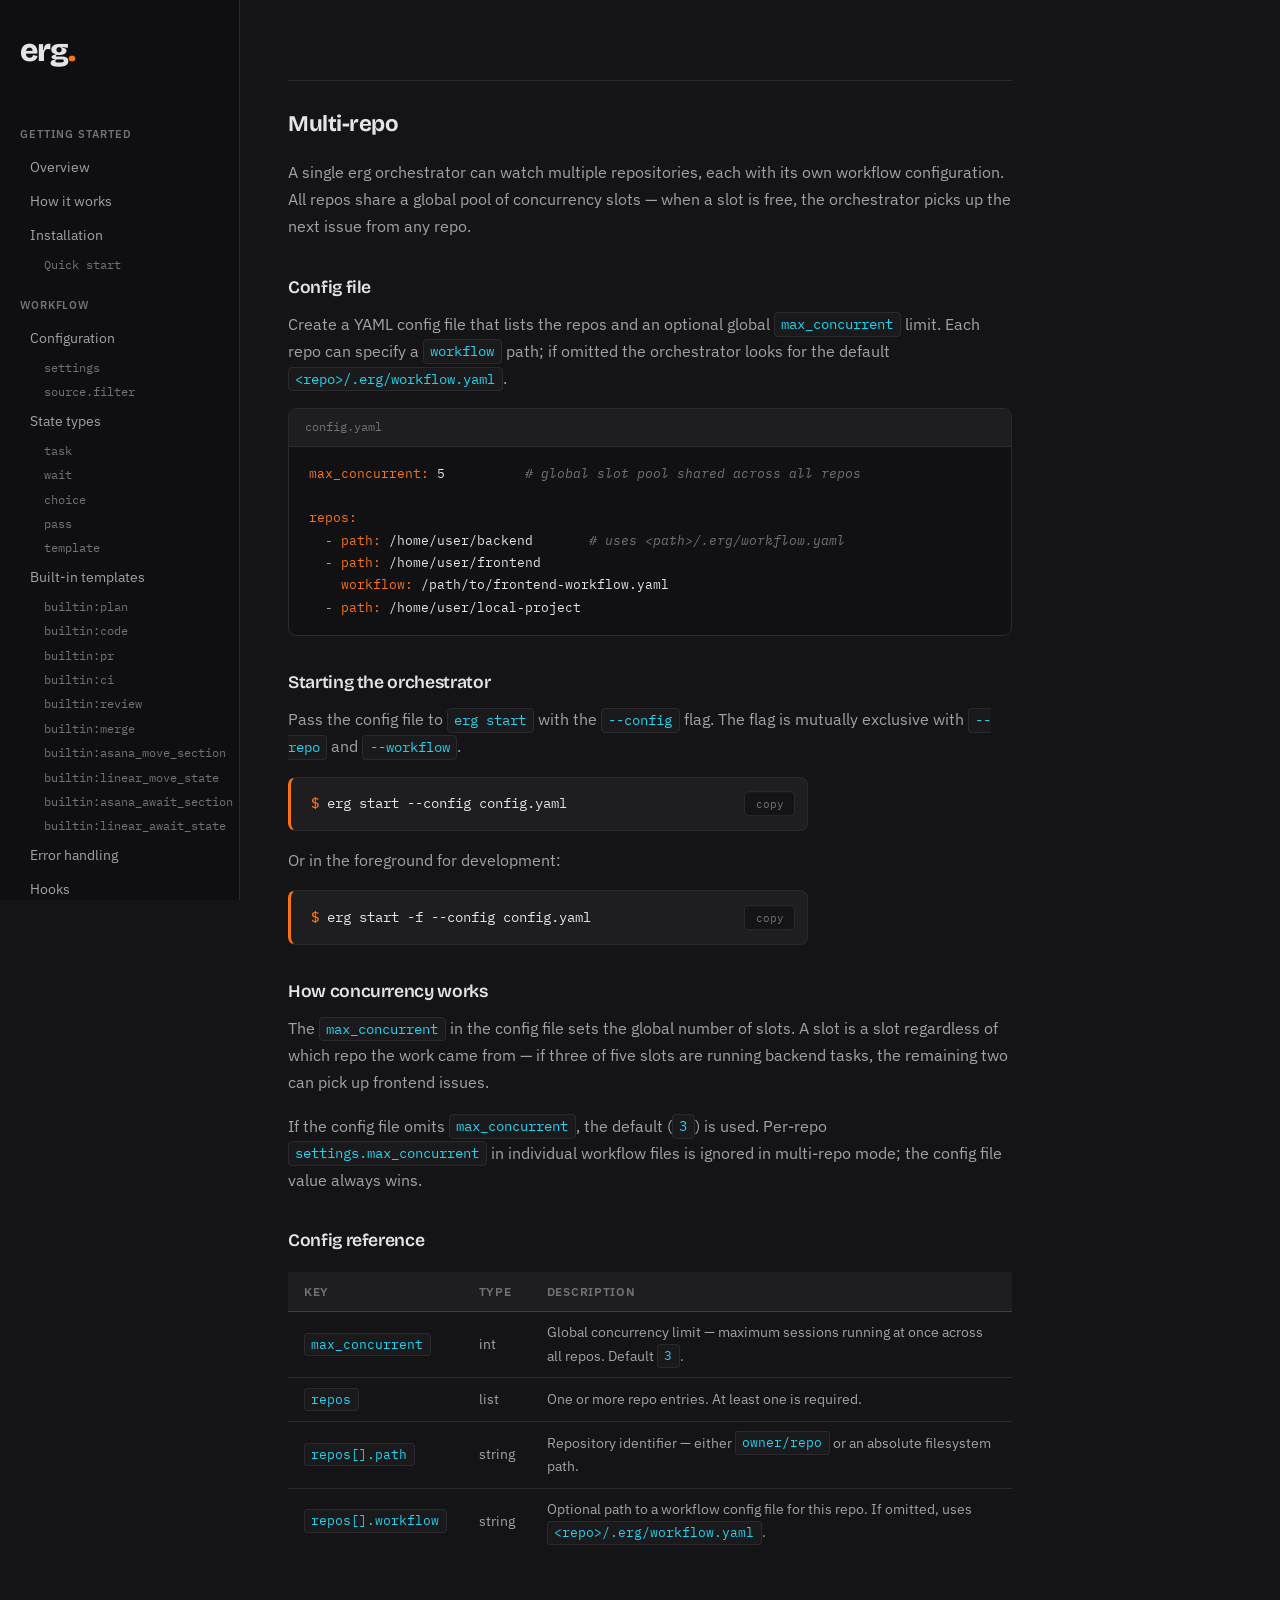
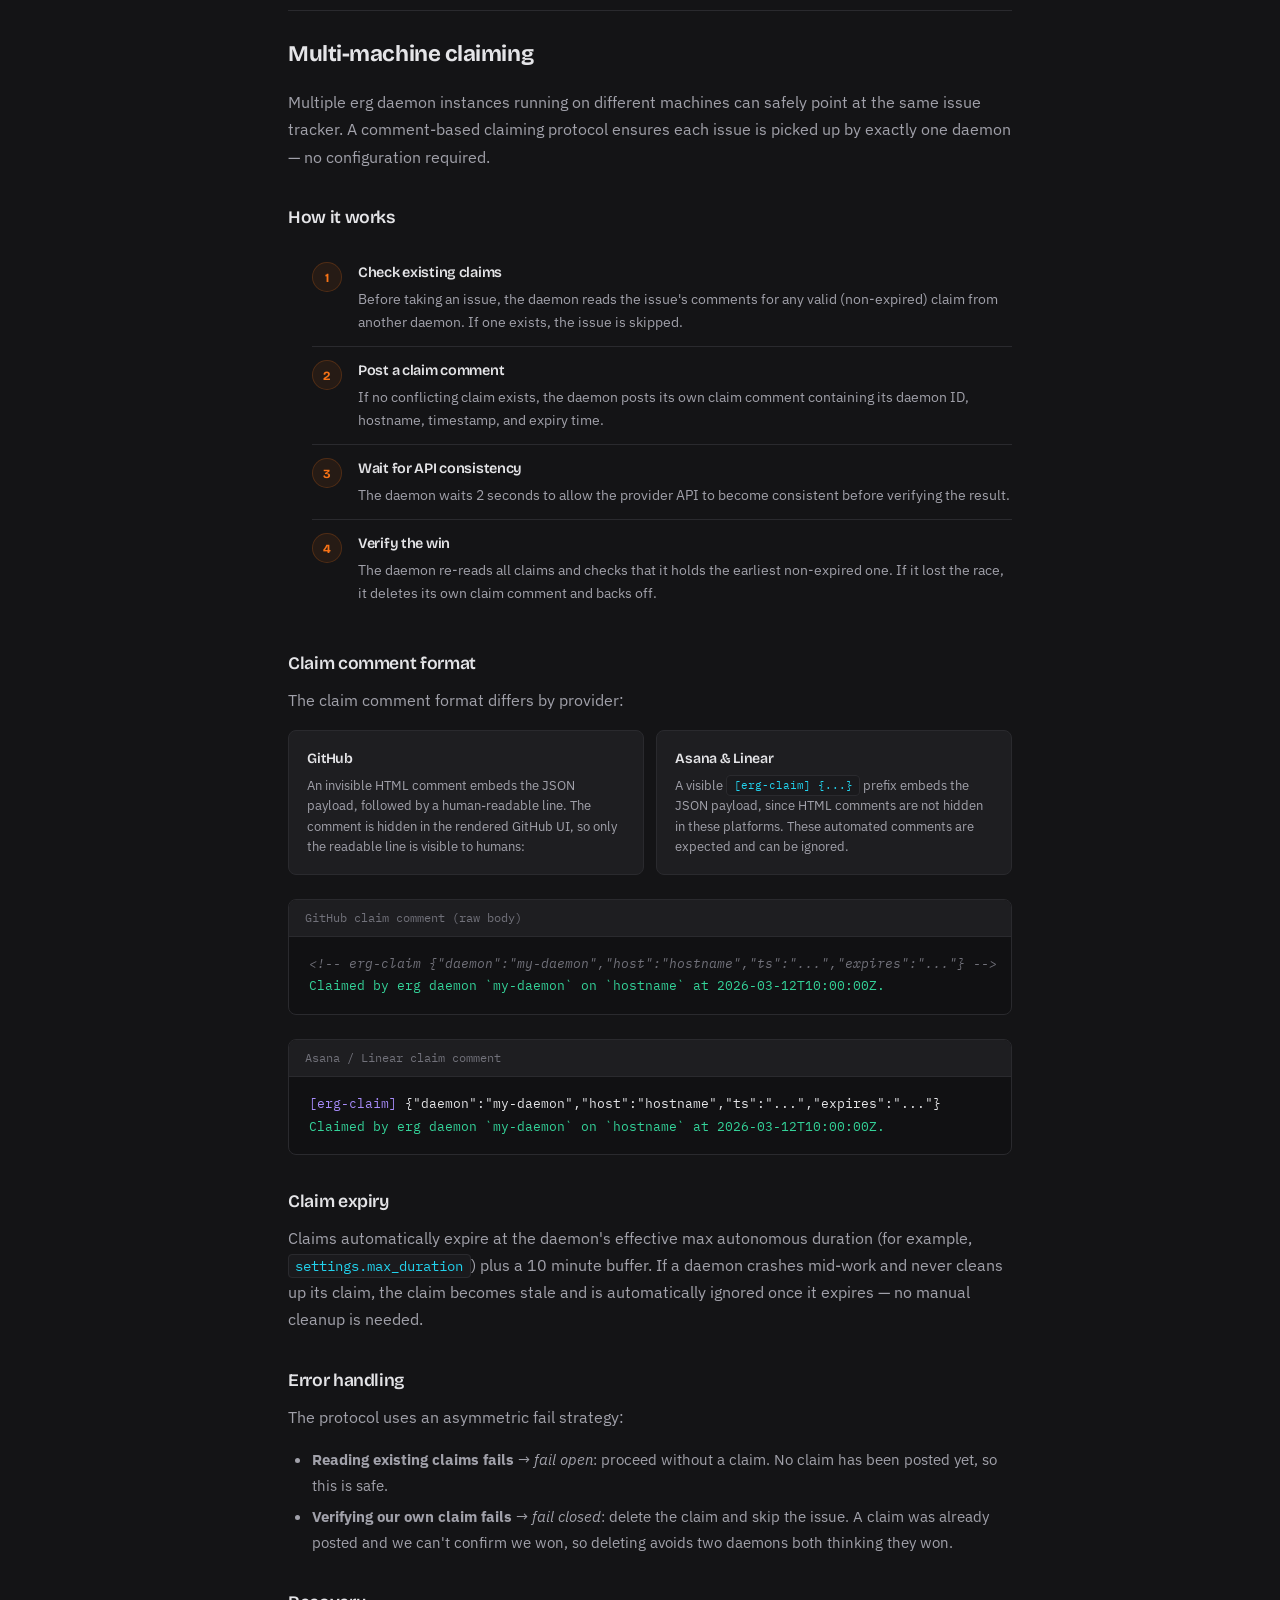
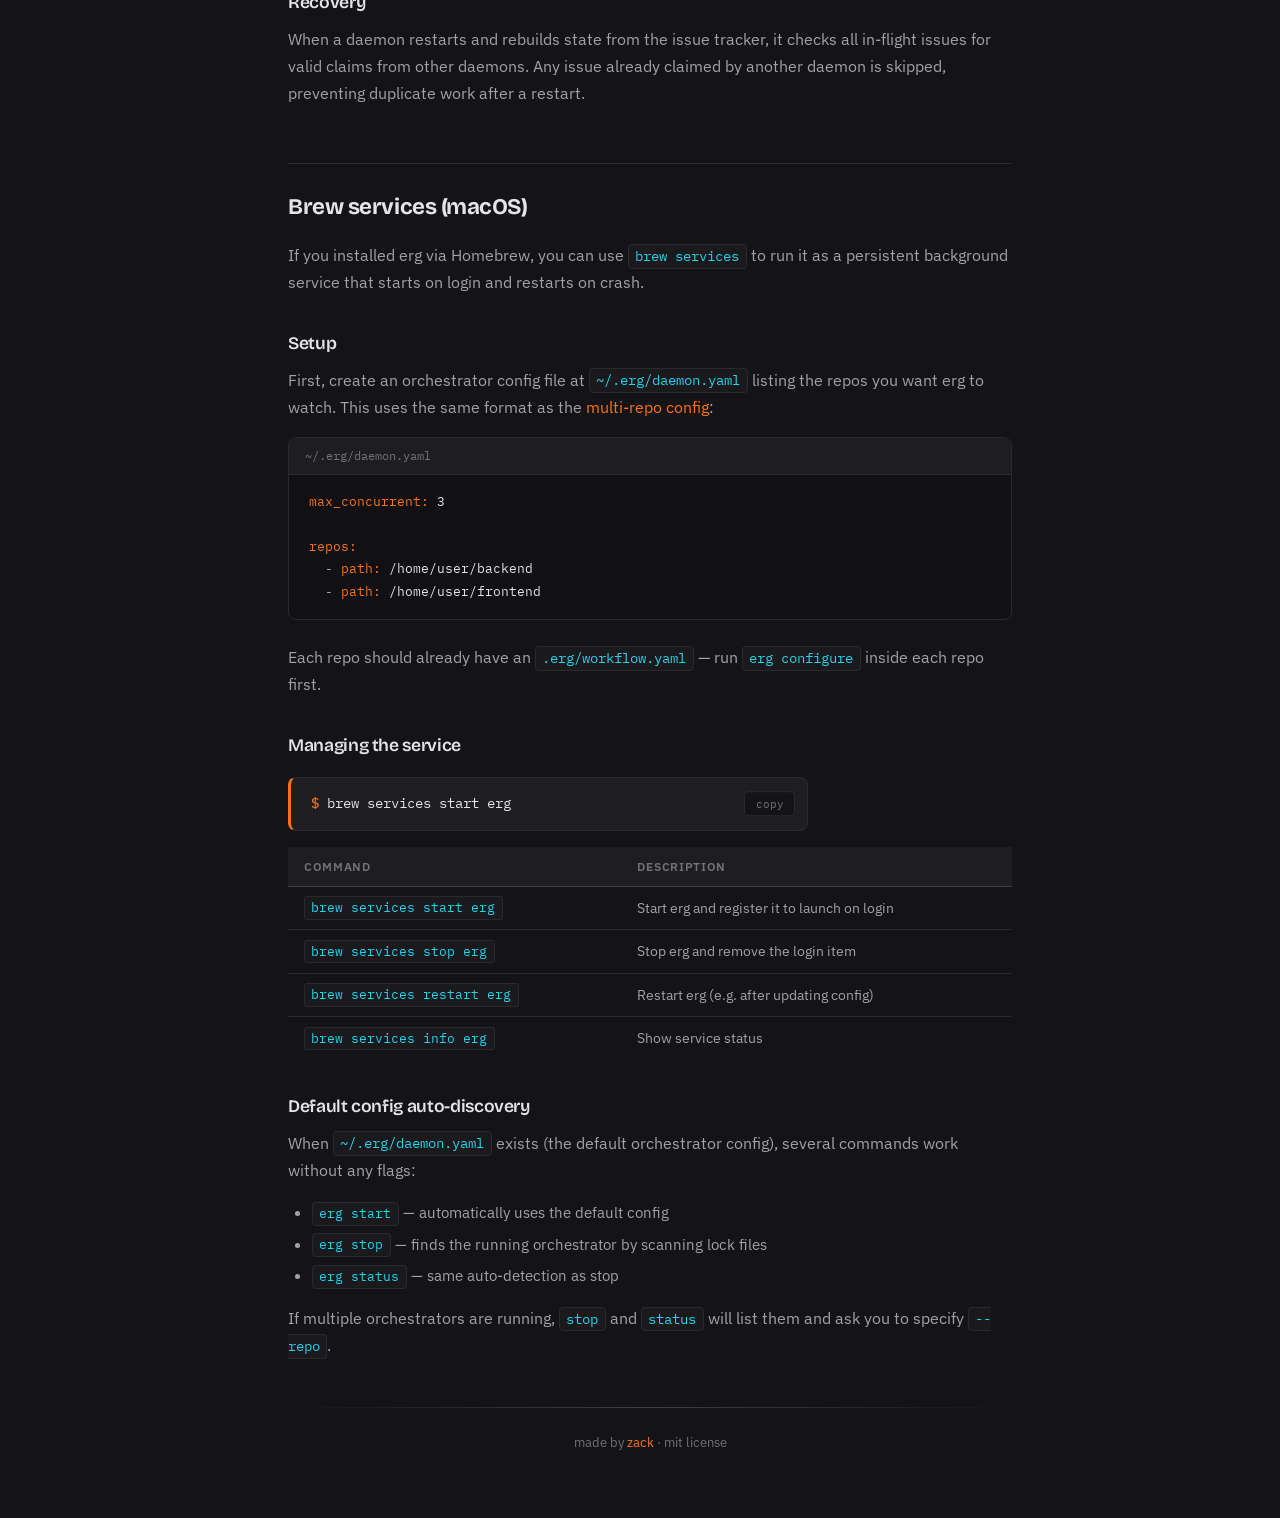
<file: docs/multi-repo.html>
<!doctype html>
<html lang="en">
  <head>
    <meta charset="UTF-8" />
    <meta name="viewport" content="width=device-width, initial-scale=1.0" />
    <title>Multi-repo — erg</title>
    <meta
      name="description"
      content="erg — workflow-driven agent orchestrator for Claude Code."
    />
    <link rel="preconnect" href="https://fonts.googleapis.com" />
    <link rel="preconnect" href="https://fonts.gstatic.com" crossorigin />
    <link
      href="https://fonts.googleapis.com/css2?family=Bricolage+Grotesque:opsz,wght@12..96,400;12..96,500;12..96,600;12..96,700;12..96,800&family=IBM+Plex+Sans:wght@400;500;600&family=IBM+Plex+Mono:wght@400;500;600&display=swap"
      rel="stylesheet"
    />
    <style>
      :root {
        --bg: #141416;
        --bg-sidebar: #0f0f11;
        --bg-card: #1e1e21;
        --bg-code: #1a1a1d;
        --bg-inset: #111113;
        --accent: #f97316;
        --accent-dim: #ea580c;
        --accent-bg: rgba(249, 115, 22, 0.08);
        --accent-border: rgba(249, 115, 22, 0.2);
        --cyan: #22d3ee;
        --green: #34d399;
        --violet: #a78bfa;
        --text: #e4e4e7;
        --text-muted: #a1a1aa;
        --text-dim: #71717a;
        --border: #2a2a2e;
        --border-light: #3f3f46;
      }

      * {
        margin: 0;
        padding: 0;
        box-sizing: border-box;
      }

      html {
        font-size: 100%;
        scroll-behavior: smooth;
        scroll-padding-top: 2rem;
      }

      body {
        font-family:
          "IBM Plex Sans",
          -apple-system,
          sans-serif;
        background: var(--bg);
        color: var(--text);
        line-height: 1.7;
        min-height: 100vh;
        -webkit-font-smoothing: antialiased;
        -webkit-text-size-adjust: 100%;
        text-size-adjust: 100%;
      }

      ::selection {
        background: var(--accent);
        color: #fff;
      }

      h1,
      h2,
      h3,
      h4 {
        font-family: "Bricolage Grotesque", sans-serif;
        letter-spacing: -0.02em;
      }

      code,
      pre {
        font-family: "IBM Plex Mono", monospace;
      }

      a {
        color: var(--accent);
        text-decoration: none;
      }

      a:hover {
        text-decoration: underline;
      }

      /* ---- Two-column layout ---- */

      .page {
        display: flex;
        min-height: 100vh;
      }

      /* ---- Sidebar ---- */

      .sidebar {
        width: 15rem;
        flex-shrink: 0;
        background: var(--bg-sidebar);
        border-right: 1px solid var(--border);
        position: sticky;
        top: 0;
        height: 100vh;
        overflow-y: auto;
        padding: 1.5rem 0;
        display: flex;
        flex-direction: column;
      }

      .sidebar-logo {
        padding: 0 1.25rem;
        margin-bottom: 1.75rem;
      }

      .sidebar-logo a {
        font-family: "Bricolage Grotesque", sans-serif;
        font-size: 2rem;
        font-weight: 800;
        color: var(--text);
        text-decoration: none;
        letter-spacing: -0.03em;
      }

      .sidebar-logo a span {
        color: var(--accent);
      }

      .sidebar-nav {
        list-style: none;
        flex: 1;
      }

      .sidebar-section {
        margin-bottom: 0.25rem;
      }

      .sidebar-section-title {
        display: block;
        padding: 0.4rem 1.25rem;
        font-size: 0.7rem;
        font-weight: 600;
        text-transform: uppercase;
        letter-spacing: 0.08em;
        color: var(--text-dim);
        margin-top: 0.75rem;
      }

      .sidebar-link {
        display: block;
        padding: 0.35rem 1.25rem 0.35rem 1.75rem;
        font-size: 0.85rem;
        color: var(--text-muted);
        text-decoration: none;
        transition:
          color 0.15s,
          background 0.15s;
        border-left: 2px solid transparent;
      }

      .sidebar-link:hover {
        color: var(--text);
        background: rgba(255, 255, 255, 0.03);
        text-decoration: none;
      }

      .sidebar-link.active {
        color: var(--accent);
        border-left-color: var(--accent);
        background: var(--accent-bg);
      }

      .sidebar-footer {
        padding: 1rem 1.25rem 0;
        border-top: 1px solid var(--border);
        margin-top: auto;
      }

      .sidebar-footer a {
        display: block;
        font-size: 0.78rem;
        color: var(--text-dim);
        padding: 0.2rem 0;
        text-decoration: none;
      }

      .sidebar-footer a:hover {
        color: var(--text-muted);
        text-decoration: none;
      }

      /* ---- Main content ---- */

      .main {
        flex: 1;
        min-width: 0;
        max-width: 820px;
        padding: 2.5rem 3rem 4rem;
      }

      /* ---- Content typography ---- */

      .main h1 {
        font-size: 2.5rem;
        font-weight: 800;
        color: var(--text);
        margin-bottom: 0.75rem;
      }

      .main h2 {
        font-size: 1.4rem;
        font-weight: 700;
        color: var(--text);
        margin-top: 3.5rem;
        margin-bottom: 1rem;
        padding-top: 1.5rem;
        border-top: 1px solid var(--border);
      }

      .main h2:first-of-type {
        margin-top: 2.5rem;
      }

      .main h3 {
        font-size: 1.1rem;
        font-weight: 600;
        color: var(--text);
        margin-top: 2rem;
        margin-bottom: 0.5rem;
      }

      .main h4 {
        font-size: 0.95rem;
        font-weight: 600;
        color: var(--text);
        margin-top: 1.5rem;
        margin-bottom: 0.4rem;
      }

      .main p {
        margin-bottom: 1rem;
        color: var(--text-muted);
      }

      .main p code,
      .main li code {
        background: var(--bg-code);
        color: var(--cyan);
        padding: 0.15rem 0.4rem;
        border-radius: 4px;
        font-size: 0.85em;
        border: 1px solid var(--border);
      }

      .main ul,
      .main ol {
        margin-bottom: 1rem;
        padding-left: 1.5rem;
        color: var(--text-muted);
      }

      .main li {
        margin-bottom: 0.35rem;
        font-size: 0.95rem;
      }

      /* ---- Hero area ---- */

      .hero-badge {
        display: inline-block;
        font-family: "IBM Plex Mono", monospace;
        font-size: 0.65rem;
        font-weight: 600;
        color: var(--accent);
        background: transparent;
        border: 1px solid var(--accent-border);
        border-radius: 3px;
        padding: 0.2rem 0.6rem;
        margin-bottom: 1.25rem;
        letter-spacing: 0.05em;
        text-transform: uppercase;
      }

      .hero-tagline {
        font-family: "Bricolage Grotesque", sans-serif;
        font-size: 2.8rem;
        font-weight: 800;
        color: var(--text);
        margin-bottom: 1rem;
        letter-spacing: -0.03em;
        line-height: 1.1;
      }

      .hero-tagline-accent {
        background: linear-gradient(135deg, var(--accent), #fbbf24);
        -webkit-background-clip: text;
        -webkit-text-fill-color: transparent;
        background-clip: text;
      }

      .hero-cta {
        display: inline-flex;
        gap: 0.75rem;
        margin-bottom: 0.5rem;
      }

      .btn {
        display: inline-flex;
        align-items: center;
        padding: 0.55rem 1.25rem;
        border-radius: 6px;
        font-family: "IBM Plex Sans", sans-serif;
        font-size: 0.85rem;
        font-weight: 500;
        text-decoration: none;
        transition: all 0.15s;
        border: 1px solid transparent;
      }

      .btn:hover {
        text-decoration: none;
      }

      .btn-primary {
        background: var(--accent);
        color: #fff;
      }

      .btn-primary:hover {
        background: var(--accent-dim);
      }

      .btn-ghost {
        background: transparent;
        color: var(--text-muted);
        border-color: var(--border-light);
      }

      .btn-ghost:hover {
        color: var(--text);
        border-color: var(--text-dim);
      }

      /* ---- Feature grid ---- */

      .feature-grid {
        display: grid;
        grid-template-columns: repeat(2, 1fr);
        gap: 0.85rem;
        margin: 1rem 0 1.5rem;
      }

      .feature-item {
        background: var(--bg-card);
        border: 1px solid var(--border);
        border-left: 3px solid var(--accent);
        border-radius: 8px;
        padding: 1.25rem 1.4rem;
        transition:
          transform 0.15s,
          border-color 0.15s,
          box-shadow 0.15s;
      }

      .feature-item:nth-child(2) {
        border-left-color: var(--cyan);
      }
      .feature-item:nth-child(3) {
        border-left-color: var(--violet);
      }
      .feature-item:nth-child(4) {
        border-left-color: var(--green);
      }
      .feature-item:nth-child(5) {
        border-left-color: var(--cyan);
      }
      .feature-item:nth-child(6) {
        border-left-color: var(--violet);
      }

      .feature-item:hover {
        border-color: var(--border-light);
        transform: scale(1.01);
        box-shadow: 0 2px 12px rgba(0, 0, 0, 0.2);
      }
      .feature-item:hover {
        border-left-color: var(--accent);
      }
      .feature-item:nth-child(2):hover {
        border-left-color: var(--cyan);
      }
      .feature-item:nth-child(3):hover {
        border-left-color: var(--violet);
      }
      .feature-item:nth-child(4):hover {
        border-left-color: var(--green);
      }
      .feature-item:nth-child(5):hover {
        border-left-color: var(--cyan);
      }
      .feature-item:nth-child(6):hover {
        border-left-color: var(--violet);
      }

      .feature-item h4 {
        font-size: 0.9rem;
        font-weight: 600;
        color: var(--text);
        margin: 0 0 0.35rem;
      }

      .feature-item .fi-icon {
        font-family: "IBM Plex Mono", monospace;
        font-size: 0.75rem;
        font-weight: 600;
        color: var(--accent);
        margin-bottom: 0.65rem;
        display: inline-flex;
        align-items: center;
        justify-content: center;
        width: 2rem;
        height: 2rem;
        border-radius: 50%;
        background: var(--accent-bg);
        border: 1px solid var(--accent-border);
      }

      .feature-item:nth-child(2) .fi-icon {
        color: var(--cyan);
        background: rgba(34, 211, 238, 0.08);
        border-color: rgba(34, 211, 238, 0.2);
      }
      .feature-item:nth-child(3) .fi-icon {
        color: var(--violet);
        background: rgba(167, 139, 250, 0.08);
        border-color: rgba(167, 139, 250, 0.2);
      }
      .feature-item:nth-child(4) .fi-icon {
        color: var(--green);
        background: rgba(52, 211, 153, 0.08);
        border-color: rgba(52, 211, 153, 0.2);
      }
      .feature-item:nth-child(5) .fi-icon {
        color: var(--cyan);
        background: rgba(34, 211, 238, 0.08);
        border-color: rgba(34, 211, 238, 0.2);
      }
      .feature-item:nth-child(6) .fi-icon {
        color: var(--violet);
        background: rgba(167, 139, 250, 0.08);
        border-color: rgba(167, 139, 250, 0.2);
      }

      .feature-item p {
        font-size: 0.82rem;
        color: var(--text-muted);
        line-height: 1.6;
        margin: 0;
      }

      /* ---- Steps (how it works) ---- */

      .steps-list {
        list-style: none;
        padding: 0;
        margin: 1rem 0 1.5rem;
        counter-reset: step;
      }

      .steps-list li {
        counter-increment: step;
        display: flex;
        gap: 1rem;
        align-items: flex-start;
        padding: 0.75rem 0;
        border-bottom: 1px solid var(--border);
        margin: 0;
      }

      .steps-list li:last-child {
        border-bottom: none;
      }

      .steps-list li::before {
        content: counter(step);
        display: flex;
        align-items: center;
        justify-content: center;
        width: 1.75rem;
        height: 1.75rem;
        border-radius: 50%;
        background: var(--accent-bg);
        border: 1px solid var(--accent-border);
        color: var(--accent);
        font-family: "Bricolage Grotesque", sans-serif;
        font-size: 0.78rem;
        font-weight: 700;
        flex-shrink: 0;
        margin-top: 0.1rem;
      }

      .step-body h4 {
        font-size: 0.9rem;
        font-weight: 600;
        color: var(--text);
        margin: 0 0 0.15rem;
      }

      .step-body p {
        font-size: 0.85rem;
        color: var(--text-muted);
        margin: 0;
      }

      /* ---- State diagram ---- */

      .state-flow {
        display: flex;
        align-items: flex-start;
        gap: 0;
        padding: 1.25rem 0;
        overflow-x: auto;
        margin: 0.5rem 0 0.75rem;
      }

      .sf-node {
        display: flex;
        flex-direction: column;
        align-items: center;
        gap: 0.25rem;
        flex-shrink: 0;
      }

      .sf-box {
        font-family: "IBM Plex Mono", monospace;
        font-size: 0.78rem;
        font-weight: 500;
        padding: 0.45rem 0.85rem;
        border-radius: 6px;
        border: 1px solid var(--border);
        background: var(--bg-card);
        color: var(--text);
        white-space: nowrap;
        transition: border-color 0.15s;
      }

      .sf-box.sf-task {
        border-color: rgba(249, 115, 22, 0.3);
        background: rgba(249, 115, 22, 0.06);
      }
      .sf-box.sf-wait {
        border-color: rgba(167, 139, 250, 0.3);
        background: rgba(167, 139, 250, 0.06);
      }
      .sf-box.sf-done {
        border-color: rgba(52, 211, 153, 0.3);
        background: rgba(52, 211, 153, 0.06);
      }

      .sf-type {
        font-family: "IBM Plex Mono", monospace;
        font-size: 0.65rem;
        color: var(--text-dim);
      }

      .sf-step {
        display: flex;
        align-items: flex-start;
      }

      .sf-arrow {
        color: var(--text-dim);
        font-size: 0.75rem;
        padding: 0 0.35rem;
        flex-shrink: 0;
        user-select: none;
        line-height: 1;
        /* Match sf-box height: 0.78rem line + 0.45rem*2 padding + 2px border */
        height: calc(0.78rem * 1.75 + 0.9rem + 2px);
        display: flex;
        align-items: center;
      }

      .state-note {
        font-size: 0.82rem;
        color: var(--text-dim);
        margin-bottom: 1.5rem;
      }

      /* ---- Code block ---- */

      .code-block {
        background: var(--bg-inset);
        border: 1px solid var(--border);
        border-radius: 8px;
        overflow: hidden;
        margin: 1rem 0 1.5rem;
      }

      .code-header {
        background: var(--bg-card);
        border-bottom: 1px solid var(--border);
        padding: 0.5rem 1rem;
        display: flex;
        align-items: center;
        justify-content: space-between;
      }

      .code-filename {
        font-family: "IBM Plex Mono", monospace;
        font-size: 0.75rem;
        color: var(--text-dim);
      }

      .code-block pre {
        margin: 0;
        padding: 1rem 1.25rem;
        font-size: 0.8rem;
        line-height: 1.75;
        overflow-x: auto;
        color: var(--text-muted);
      }

      .code-block .ck {
        color: var(--accent);
      }
      .code-block .cv {
        color: var(--text);
      }
      .code-block .cc {
        color: var(--text-dim);
        font-style: italic;
      }
      .code-block .cs {
        color: var(--green);
      }
      .code-block .ca {
        color: var(--violet);
      }

      /* ---- Example tabs ---- */

      .example-tabs {
        margin: 1rem 0 1.5rem;
      }

      .tab-bar {
        display: flex;
        gap: 0.35rem;
        margin-bottom: 0.5rem;
      }

      .tab-btn {
        background: transparent;
        border: 1px solid var(--border);
        border-radius: 4px;
        color: var(--text-dim);
        padding: 0.3rem 0.8rem;
        font-family: "IBM Plex Mono", monospace;
        font-size: 0.73rem;
        cursor: pointer;
        transition:
          color 0.15s,
          border-color 0.15s,
          background 0.15s;
      }

      .tab-btn.active {
        color: var(--accent);
        border-color: var(--accent-border);
        background: var(--accent-bg);
      }

      .tab-btn:hover:not(.active) {
        color: var(--text-muted);
        border-color: var(--border-light);
      }

      .example-tabs [data-panel="yaml"] .code-block {
        margin: 0;
      }

      .diagram-panel {
        background: var(--bg-inset);
        border: 1px solid var(--border);
        border-radius: 8px;
        padding: 1.5rem 1rem;
        overflow-x: auto;
      }

      .diagram-panel svg {
        max-width: 100%;
        height: auto;
        display: block;
        margin: 0 auto;
      }

      /* ---- Info cards ---- */

      .info-grid {
        display: grid;
        grid-template-columns: repeat(2, 1fr);
        gap: 0.75rem;
        margin: 1rem 0 1.5rem;
      }

      .info-card {
        background: var(--bg-card);
        border: 1px solid var(--border);
        border-radius: 8px;
        padding: 1rem 1.15rem;
      }

      .info-card h4 {
        font-size: 0.88rem;
        font-weight: 600;
        color: var(--text);
        margin: 0 0 0.3rem;
      }

      .info-card p {
        font-size: 0.8rem;
        color: var(--text-muted);
        line-height: 1.6;
        margin: 0;
      }

      /* ---- CLI reference table ---- */

      .cli-table {
        width: 100%;
        border-collapse: collapse;
        margin: 1rem 0 1.5rem;
        font-size: 0.85rem;
      }

      .cli-table th {
        text-align: left;
        padding: 0.6rem 1rem;
        font-weight: 600;
        color: var(--text-dim);
        font-size: 0.72rem;
        text-transform: uppercase;
        letter-spacing: 0.06em;
        border-bottom: 1px solid var(--border-light);
        background: var(--bg-card);
      }

      .cli-table td {
        padding: 0.6rem 1rem;
        border-bottom: 1px solid var(--border);
        color: var(--text-muted);
      }

      .cli-table td code {
        background: var(--bg-code);
        color: var(--cyan);
        padding: 0.15rem 0.4rem;
        border-radius: 3px;
        font-size: 0.82rem;
        border: 1px solid var(--border);
      }

      .cli-table tr:last-child td {
        border-bottom: none;
      }

      /* ---- Install block ---- */

      .install-block {
        background: var(--bg-card);
        border: 1px solid var(--border);
        border-left: 3px solid var(--accent);
        border-radius: 8px;
        padding: 0.9rem 1.25rem;
        position: relative;
        display: flex;
        align-items: center;
        gap: 0.5rem;
        margin: 1rem 0;
        max-width: 520px;
      }

      .install-block .prompt-char {
        color: var(--accent);
        user-select: none;
        font-family: "IBM Plex Mono", monospace;
        font-weight: 500;
        font-size: 0.88rem;
      }

      .install-block code {
        font-size: 0.88rem;
        color: var(--text);
      }

      .copy-btn {
        position: absolute;
        right: 0.75rem;
        top: 50%;
        transform: translateY(-50%);
        background: var(--bg);
        border: 1px solid var(--border);
        color: var(--text-dim);
        padding: 0.3rem 0.65rem;
        border-radius: 4px;
        font-family: "IBM Plex Mono", monospace;
        font-size: 0.7rem;
        cursor: pointer;
        transition: all 0.15s;
      }

      .copy-btn:hover {
        border-color: var(--accent);
        color: var(--accent);
        box-shadow: 0 0 8px rgba(249, 115, 22, 0.15);
      }

      .copy-btn.copied {
        border-color: var(--green);
        color: var(--green);
      }

      /* ---- Mobile sidebar toggle ---- */

      .mobile-header {
        display: none;
        position: sticky;
        top: 0;
        z-index: 100;
        background: var(--bg-sidebar);
        border-bottom: 1px solid var(--border);
        padding: 0.75rem 1rem;
        align-items: center;
        justify-content: space-between;
      }

      .mobile-header .logo-text {
        font-family: "Bricolage Grotesque", sans-serif;
        font-size: 1.1rem;
        font-weight: 800;
        color: var(--text);
      }

      .mobile-header .logo-text span {
        color: var(--accent);
      }

      .menu-btn {
        background: none;
        border: 1px solid var(--border);
        color: var(--text-muted);
        padding: 0.3rem 0.6rem;
        border-radius: 4px;
        font-family: "IBM Plex Mono", monospace;
        font-size: 0.75rem;
        cursor: pointer;
      }

      /* ---- Responsive ---- */

      @media (max-width: 860px) {
        .sidebar {
          position: fixed;
          left: -16.25rem;
          z-index: 200;
          transition: left 0.25s ease;
          box-shadow: 4px 0 20px rgba(0, 0, 0, 0.5);
        }

        .sidebar.open {
          left: 0;
        }

        .sidebar-overlay {
          display: none;
          position: fixed;
          inset: 0;
          background: rgba(0, 0, 0, 0.5);
          z-index: 199;
        }

        .sidebar-overlay.open {
          display: block;
        }

        .mobile-header {
          display: flex;
        }

        .main {
          padding: 1.5rem 1.25rem 3rem;
        }

        .feature-grid,
        .info-grid {
          grid-template-columns: 1fr;
        }

        .feature-item,
        .info-card,
        .action-ref {
          overflow: hidden;
          overflow-wrap: break-word;
          word-break: break-word;
          min-width: 0;
        }

        .install-block {
          max-width: 100%;
          flex-wrap: wrap;
        }

        .cli-table {
          display: block;
          overflow-x: auto;
          -webkit-overflow-scrolling: touch;
        }

        .state-flow {
          padding: 1rem 0;
          flex-wrap: wrap;
        }
      }

      /* ---- Sidebar sub-links (category TOC) ---- */

      .sidebar-sublink {
        display: block;
        padding: 0.2rem 1.25rem 0.2rem 2.75rem;
        font-size: 0.75rem;
        font-family: "IBM Plex Mono", monospace;
        color: var(--text-dim);
        text-decoration: none;
        transition: color 0.15s;
        line-height: 1.5;
      }

      .sidebar-sublink:hover {
        color: var(--text-muted);
        text-decoration: none;
      }

      /* ---- Action reference ---- */

      .action-ref {
        background: var(--bg-card);
        border: 1px solid var(--border);
        border-radius: 8px;
        padding: 1.25rem 1.5rem;
        margin-bottom: 1rem;
      }

      .action-header {
        display: flex;
        align-items: center;
        gap: 0.6rem;
        margin-bottom: 0.5rem;
      }

      .action-title {
        font-family: "IBM Plex Mono", monospace;
        font-size: 0.95rem;
        font-weight: 600;
        color: var(--accent);
        display: flex;
        align-items: center;
        gap: 0.5rem;
      }

      .action-title::before {
        content: "";
        display: inline-block;
        width: 7px;
        height: 7px;
        border-radius: 50%;
        background: var(--accent);
        flex-shrink: 0;
      }

      .action-header:has(.badge-async) .action-title::before {
        background: var(--violet);
      }

      .action-header:has(.badge-sync) .action-title::before {
        background: var(--green);
      }

      .action-desc {
        font-size: 0.88rem;
        color: var(--text-muted);
        margin-bottom: 0.75rem;
        line-height: 1.6;
      }

      .badge {
        display: inline-block;
        font-family: "IBM Plex Mono", monospace;
        font-size: 0.63rem;
        font-weight: 500;
        padding: 0.15rem 0.5rem;
        border-radius: 100px;
        flex-shrink: 0;
      }

      .badge-async {
        background: rgba(167, 139, 250, 0.1);
        border: 1px solid rgba(167, 139, 250, 0.25);
        color: var(--violet);
      }

      .badge-sync {
        background: rgba(52, 211, 153, 0.1);
        border: 1px solid rgba(52, 211, 153, 0.25);
        color: var(--green);
      }

      .param-section {
        margin-top: 0.85rem;
      }

      .param-section-title {
        font-size: 0.68rem;
        font-weight: 600;
        color: var(--text-dim);
        text-transform: uppercase;
        letter-spacing: 0.07em;
        margin-bottom: 0.4rem;
      }

      .param-table {
        width: 100%;
        border-collapse: collapse;
        font-size: 0.82rem;
        border-radius: 6px;
        overflow: hidden;
        border: 1px solid var(--border);
      }

      .param-table th {
        text-align: left;
        padding: 0.4rem 0.75rem;
        font-size: 0.66rem;
        font-weight: 600;
        color: var(--text-dim);
        text-transform: uppercase;
        letter-spacing: 0.07em;
        background: var(--bg-inset);
        border-bottom: 1px solid var(--border-light);
      }

      .param-table td {
        padding: 0.45rem 0.75rem;
        border-bottom: 1px solid var(--border);
        color: var(--text-muted);
        vertical-align: top;
      }

      .param-table td:first-child {
        font-family: "IBM Plex Mono", monospace;
        color: var(--cyan);
        font-size: 0.8rem;
        white-space: nowrap;
      }

      .param-table td:nth-child(2) {
        font-family: "IBM Plex Mono", monospace;
        color: var(--text-dim);
        font-size: 0.78rem;
        white-space: nowrap;
      }

      .param-table tr:last-child td {
        border-bottom: none;
      }

      .param-none {
        font-size: 0.82rem;
        color: var(--text-dim);
        margin-top: 0.35rem;
      }

      @media (max-width: 480px) {
        .hero-tagline {
          font-size: 1.8rem;
        }

        .hero-cta {
          flex-direction: column;
        }

        .btn {
          width: 100%;
          justify-content: center;
          max-width: 280px;
        }

        .cli-table {
          font-size: 0.78rem;
        }

        .cli-table th,
        .cli-table td {
          padding: 0.5rem 0.6rem;
        }

        .code-block pre {
          font-size: 0.72rem;
          padding: 0.75rem 1rem;
        }

        .action-ref {
          padding: 1rem;
        }

        .action-title {
          font-size: 0.85rem;
        }

        .action-desc {
          font-size: 0.82rem;
        }
      }

      /* ---- Scrollable param-table on narrow phones ---- */
      @media (max-width: 560px) {
        .param-section {
          overflow-x: auto;
          -webkit-overflow-scrolling: touch;
          margin-left: -0.25rem;
          margin-right: -0.25rem;
        }

        .param-table {
          font-size: 0.75rem;
          width: max-content;
          min-width: 100%;
        }

        .param-table th {
          white-space: nowrap;
        }

        .param-table th,
        .param-table td {
          padding: 0.35rem 0.5rem;
        }

        .param-table td:first-child {
          font-size: 0.73rem;
        }

        .param-table td:nth-child(2) {
          font-size: 0.7rem;
        }

        .install-block {
          gap: 0.35rem;
        }

        .install-block code {
          font-size: 0.78rem;
        }

        .copy-btn {
          position: static;
          transform: none;
          flex-shrink: 0;
          padding: 0.25rem 0.5rem;
          font-size: 0.65rem;
        }
      }
    </style>
  </head>
  <body>
    <div class="mobile-header">
      <span class="logo-text">erg<span>.</span></span>
      <button class="menu-btn" onclick="toggleSidebar()">menu</button>
    </div>

    <div
      class="sidebar-overlay"
      id="sidebarOverlay"
      onclick="toggleSidebar()"
    ></div>

    <div class="page">
      <nav class="sidebar" id="sidebar"></nav>
      <script src="sidebar.js"></script>

      <!-- Content -->
      <main class="main">
        <!-- Multi-repo -->
        <h2 id="multi-repo">Multi-repo</h2>
        <p>
          A single erg orchestrator can watch multiple repositories, each with its own
          workflow configuration. All repos share a global pool of concurrency
          slots &mdash; when a slot is free, the orchestrator picks up the next issue
          from any repo.
        </p>

        <h3>Config file</h3>
        <p>
          Create a YAML config file that lists the repos and an optional global
          <code>max_concurrent</code> limit. Each repo can specify a
          <code>workflow</code> path; if omitted the orchestrator looks for the
          default <code>&lt;repo&gt;/.erg/workflow.yaml</code>.
        </p>
        <div class="code-block">
          <div class="code-header">
            <span class="code-filename">config.yaml</span>
          </div>
          <pre><span class="ck">max_concurrent:</span> <span class="cv">5</span>          <span class="cc"># global slot pool shared across all repos</span>

<span class="ck">repos:</span>
  - <span class="ck">path:</span> <span class="cv">/home/user/backend</span>       <span class="cc"># uses &lt;path&gt;/.erg/workflow.yaml</span>
  - <span class="ck">path:</span> <span class="cv">/home/user/frontend</span>
    <span class="ck">workflow:</span> <span class="cv">/path/to/frontend-workflow.yaml</span>
  - <span class="ck">path:</span> <span class="cv">/home/user/local-project</span></pre>
        </div>

        <h3>Starting the orchestrator</h3>
        <p>
          Pass the config file to <code>erg start</code> with the
          <code>--config</code> flag. The flag is mutually exclusive with
          <code>--repo</code> and <code>--workflow</code>.
        </p>
        <div class="install-block">
          <span class="prompt-char">$</span>
          <code>erg start --config config.yaml</code>
          <button
            class="copy-btn"
            onclick="copyCmd(this, 'erg start --config config.yaml')"
          >
            copy
          </button>
        </div>
        <p>
          Or in the foreground for development:
        </p>
        <div class="install-block">
          <span class="prompt-char">$</span>
          <code>erg start -f --config config.yaml</code>
          <button
            class="copy-btn"
            onclick="copyCmd(this, 'erg start -f --config config.yaml')"
          >
            copy
          </button>
        </div>

        <h3>How concurrency works</h3>
        <p>
          The <code>max_concurrent</code> in the config file sets the global
          number of slots. A slot is a slot regardless of which repo the work
          came from &mdash; if three of five slots are running backend tasks,
          the remaining two can pick up frontend issues.
        </p>
        <p>
          If the config file omits <code>max_concurrent</code>, the default
          (<code>3</code>) is used. Per-repo
          <code>settings.max_concurrent</code> in individual workflow files is
          ignored in multi-repo mode; the config file value always wins.
        </p>

        <h3>Config reference</h3>
        <table class="cli-table">
          <thead>
            <tr>
              <th>Key</th>
              <th>Type</th>
              <th>Description</th>
            </tr>
          </thead>
          <tbody>
            <tr>
              <td><code>max_concurrent</code></td>
              <td>int</td>
              <td>
                Global concurrency limit &mdash; maximum sessions running at
                once across all repos. Default <code>3</code>.
              </td>
            </tr>
            <tr>
              <td><code>repos</code></td>
              <td>list</td>
              <td>
                One or more repo entries. At least one is required.
              </td>
            </tr>
            <tr>
              <td><code>repos[].path</code></td>
              <td>string</td>
              <td>
                Repository identifier &mdash; either <code>owner/repo</code> or
                an absolute filesystem path.
              </td>
            </tr>
            <tr>
              <td><code>repos[].workflow</code></td>
              <td>string</td>
              <td>
                Optional path to a workflow config file for this repo. If
                omitted, uses
                <code>&lt;repo&gt;/.erg/workflow.yaml</code>.
              </td>
            </tr>
          </tbody>
        </table>

        <!-- Multi-machine claiming -->
        <h2 id="multi-machine">Multi-machine claiming</h2>
        <p>
          Multiple erg daemon instances running on different machines can safely
          point at the same issue tracker. A comment-based claiming protocol
          ensures each issue is picked up by exactly one daemon &mdash; no
          configuration required.
        </p>

        <h3>How it works</h3>
        <ol class="steps-list">
          <li>
            <div class="step-body">
              <h4>Check existing claims</h4>
              <p>Before taking an issue, the daemon reads the issue's comments for
              any valid (non-expired) claim from another daemon. If one exists,
              the issue is skipped.</p>
            </div>
          </li>
          <li>
            <div class="step-body">
              <h4>Post a claim comment</h4>
              <p>If no conflicting claim exists, the daemon posts its own claim
              comment containing its daemon ID, hostname, timestamp, and expiry
              time.</p>
            </div>
          </li>
          <li>
            <div class="step-body">
              <h4>Wait for API consistency</h4>
              <p>The daemon waits 2 seconds to allow the provider API to become
              consistent before verifying the result.</p>
            </div>
          </li>
          <li>
            <div class="step-body">
              <h4>Verify the win</h4>
              <p>The daemon re-reads all claims and checks that it holds the
              earliest non-expired one. If it lost the race, it deletes its own
              claim comment and backs off.</p>
            </div>
          </li>
        </ol>

        <h3>Claim comment format</h3>
        <p>
          The claim comment format differs by provider:
        </p>
        <div class="info-grid">
          <div class="info-card">
            <h4>GitHub</h4>
            <p>An invisible HTML comment embeds the JSON payload, followed by a
            human-readable line. The comment is hidden in the rendered GitHub UI,
            so only the readable line is visible to humans:</p>
          </div>
          <div class="info-card">
            <h4>Asana &amp; Linear</h4>
            <p>A visible <code>[erg-claim] {...}</code> prefix embeds the JSON
            payload, since HTML comments are not hidden in these platforms.
            These automated comments are expected and can be ignored.</p>
          </div>
        </div>
        <div class="code-block">
          <div class="code-header">
            <span class="code-filename">GitHub claim comment (raw body)</span>
          </div>
          <pre><span class="cc">&lt;!-- erg-claim {"daemon":"my-daemon","host":"hostname","ts":"...","expires":"..."} --&gt;</span>
<span class="cs">Claimed by erg daemon `my-daemon` on `hostname` at 2026-03-12T10:00:00Z.</span></pre>
        </div>
        <div class="code-block">
          <div class="code-header">
            <span class="code-filename">Asana / Linear claim comment</span>
          </div>
          <pre><span class="ca">[erg-claim]</span> <span class="cv">{"daemon":"my-daemon","host":"hostname","ts":"...","expires":"..."}</span>
<span class="cs">Claimed by erg daemon `my-daemon` on `hostname` at 2026-03-12T10:00:00Z.</span></pre>
        </div>

        <h3>Claim expiry</h3>
        <p>
          Claims automatically expire at the daemon's effective max autonomous
          duration (for example, <code>settings.max_duration</code>) plus a 10
          minute buffer. If a daemon crashes mid-work and never cleans up its
          claim, the claim becomes stale and is automatically ignored once it
          expires &mdash; no manual cleanup is needed.
        </p>

        <h3>Error handling</h3>
        <p>
          The protocol uses an asymmetric fail strategy:
        </p>
        <ul>
          <li>
            <strong>Reading existing claims fails</strong> &rarr; <em>fail open</em>:
            proceed without a claim. No claim has been posted yet, so this is safe.
          </li>
          <li>
            <strong>Verifying our own claim fails</strong> &rarr; <em>fail closed</em>:
            delete the claim and skip the issue. A claim was already posted and we
            can't confirm we won, so deleting avoids two daemons both thinking they
            won.
          </li>
        </ul>

        <h3>Recovery</h3>
        <p>
          When a daemon restarts and rebuilds state from the issue tracker, it
          checks all in-flight issues for valid claims from other daemons. Any
          issue already claimed by another daemon is skipped, preventing duplicate
          work after a restart.
        </p>

        <!-- Services -->
        <h2 id="services">Brew services (macOS)</h2>
        <p>
          If you installed erg via Homebrew, you can use <code>brew services</code>
          to run it as a persistent background service that starts on login and
          restarts on crash.
        </p>

        <h3>Setup</h3>
        <p>
          First, create an orchestrator config file at <code>~/.erg/daemon.yaml</code>
          listing the repos you want erg to watch. This uses the same format as
          the <a href="#multi-repo">multi-repo config</a>:
        </p>
        <div class="code-block">
          <div class="code-header">
            <span class="code-filename">~/.erg/daemon.yaml</span>
          </div>
          <pre><span class="ck">max_concurrent:</span> <span class="cv">3</span>

<span class="ck">repos:</span>
  - <span class="ck">path:</span> <span class="cv">/home/user/backend</span>
  - <span class="ck">path:</span> <span class="cv">/home/user/frontend</span></pre>
        </div>
        <p>
          Each repo should already have an <code>.erg/workflow.yaml</code> —
          run <code>erg configure</code> inside each repo first.
        </p>

        <h3>Managing the service</h3>
        <div class="install-block">
          <span class="prompt-char">$</span>
          <code>brew services start erg</code>
          <button
            class="copy-btn"
            onclick="copyCmd(this, 'brew services start erg')"
          >
            copy
          </button>
        </div>
        <table class="cli-table">
          <thead>
            <tr>
              <th>Command</th>
              <th>Description</th>
            </tr>
          </thead>
          <tbody>
            <tr>
              <td><code>brew services start erg</code></td>
              <td>Start erg and register it to launch on login</td>
            </tr>
            <tr>
              <td><code>brew services stop erg</code></td>
              <td>Stop erg and remove the login item</td>
            </tr>
            <tr>
              <td><code>brew services restart erg</code></td>
              <td>Restart erg (e.g. after updating config)</td>
            </tr>
            <tr>
              <td><code>brew services info erg</code></td>
              <td>Show service status</td>
            </tr>
          </tbody>
        </table>

        <h3>Default config auto-discovery</h3>
        <p>
          When <code>~/.erg/daemon.yaml</code> exists (the default orchestrator config), several commands work
          without any flags:
        </p>
        <ul>
          <li>
            <code>erg start</code> — automatically uses the default config
          </li>
          <li>
            <code>erg stop</code> — finds the running orchestrator by scanning lock
            files
          </li>
          <li>
            <code>erg status</code> — same auto-detection as stop
          </li>
        </ul>
        <p>
          If multiple orchestrators are running, <code>stop</code> and
          <code>status</code> will list them and ask you to specify
          <code>--repo</code>.
        </p>

        <div
          style="
            margin-top: 3rem;
            padding-top: 1.5rem;
            border-top: 1px solid transparent;
            border-image: linear-gradient(
                90deg,
                transparent,
                var(--border-light),
                transparent
              )
              1;
            font-size: 0.8rem;
            color: var(--text-dim);
            text-align: center;
          "
        >
          made by
          <a href="https://www.zhubert.com" style="color: var(--accent)"
            >zack</a
          >
          &middot; mit license
        </div>
      </main>
    </div>

    <script>
      function switchTab(btn, tab) {
        var tabs = btn.closest(".example-tabs");
        tabs.querySelectorAll(".tab-btn").forEach(function (b) {
          b.classList.remove("active");
        });
        btn.classList.add("active");
        tabs.querySelectorAll("[data-panel]").forEach(function (p) {
          p.style.display = "none";
        });
        var panel = tabs.querySelector('[data-panel="' + tab + '"]');
        if (panel) panel.style.display = "";
      }

      function copyCmd(btn, cmd) {
        navigator.clipboard.writeText(cmd).then(function () {
          btn.textContent = "copied";
          btn.classList.add("copied");
          setTimeout(function () {
            btn.textContent = "copy";
            btn.classList.remove("copied");
          }, 2000);
        });
      }

      // Label param-table cells for responsive stacking
      document.querySelectorAll(".param-table").forEach(function (table) {
        var headers = Array.from(table.querySelectorAll("thead th")).map(
          function (th) {
            return th.textContent.trim();
          },
        );
        table.querySelectorAll("tbody tr").forEach(function (row) {
          row.querySelectorAll("td").forEach(function (td, i) {
            if (headers[i]) td.setAttribute("data-label", headers[i]);
          });
        });
      });
    </script>
  </body>
</html>
</file>
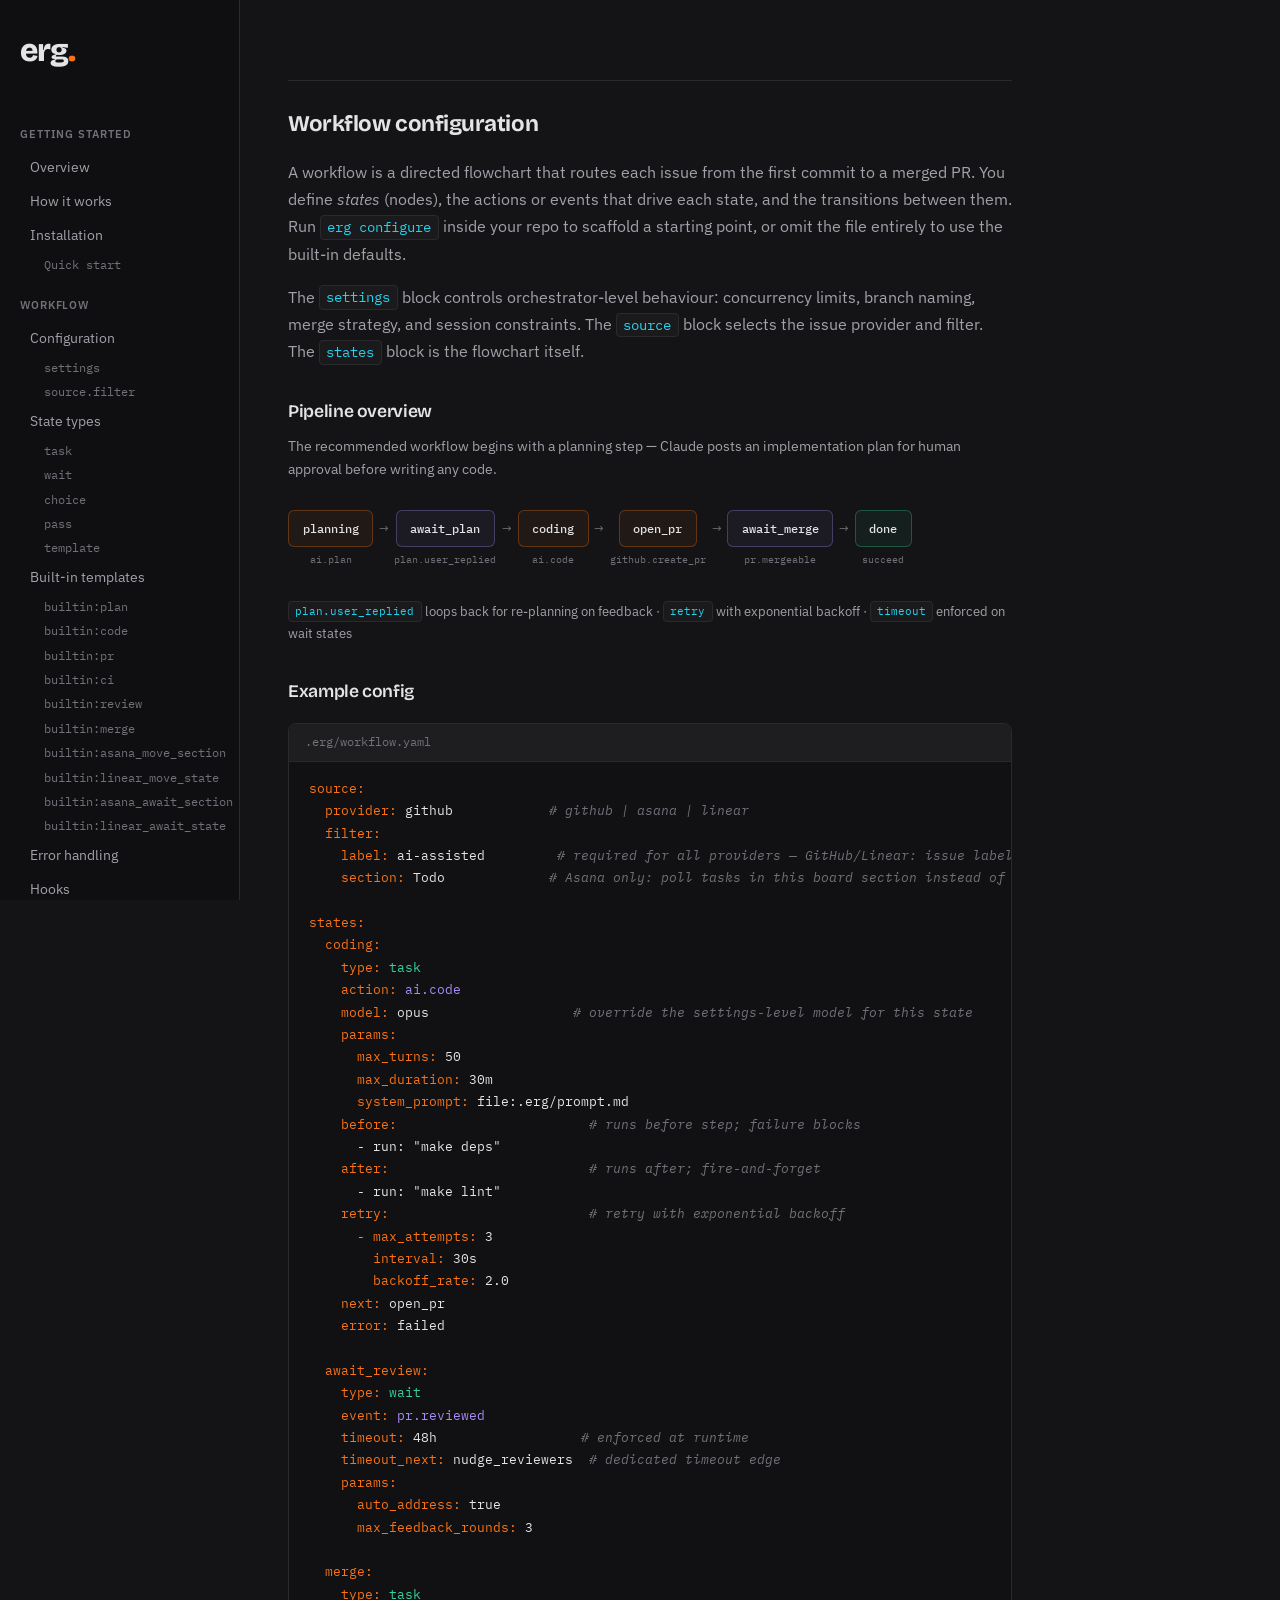
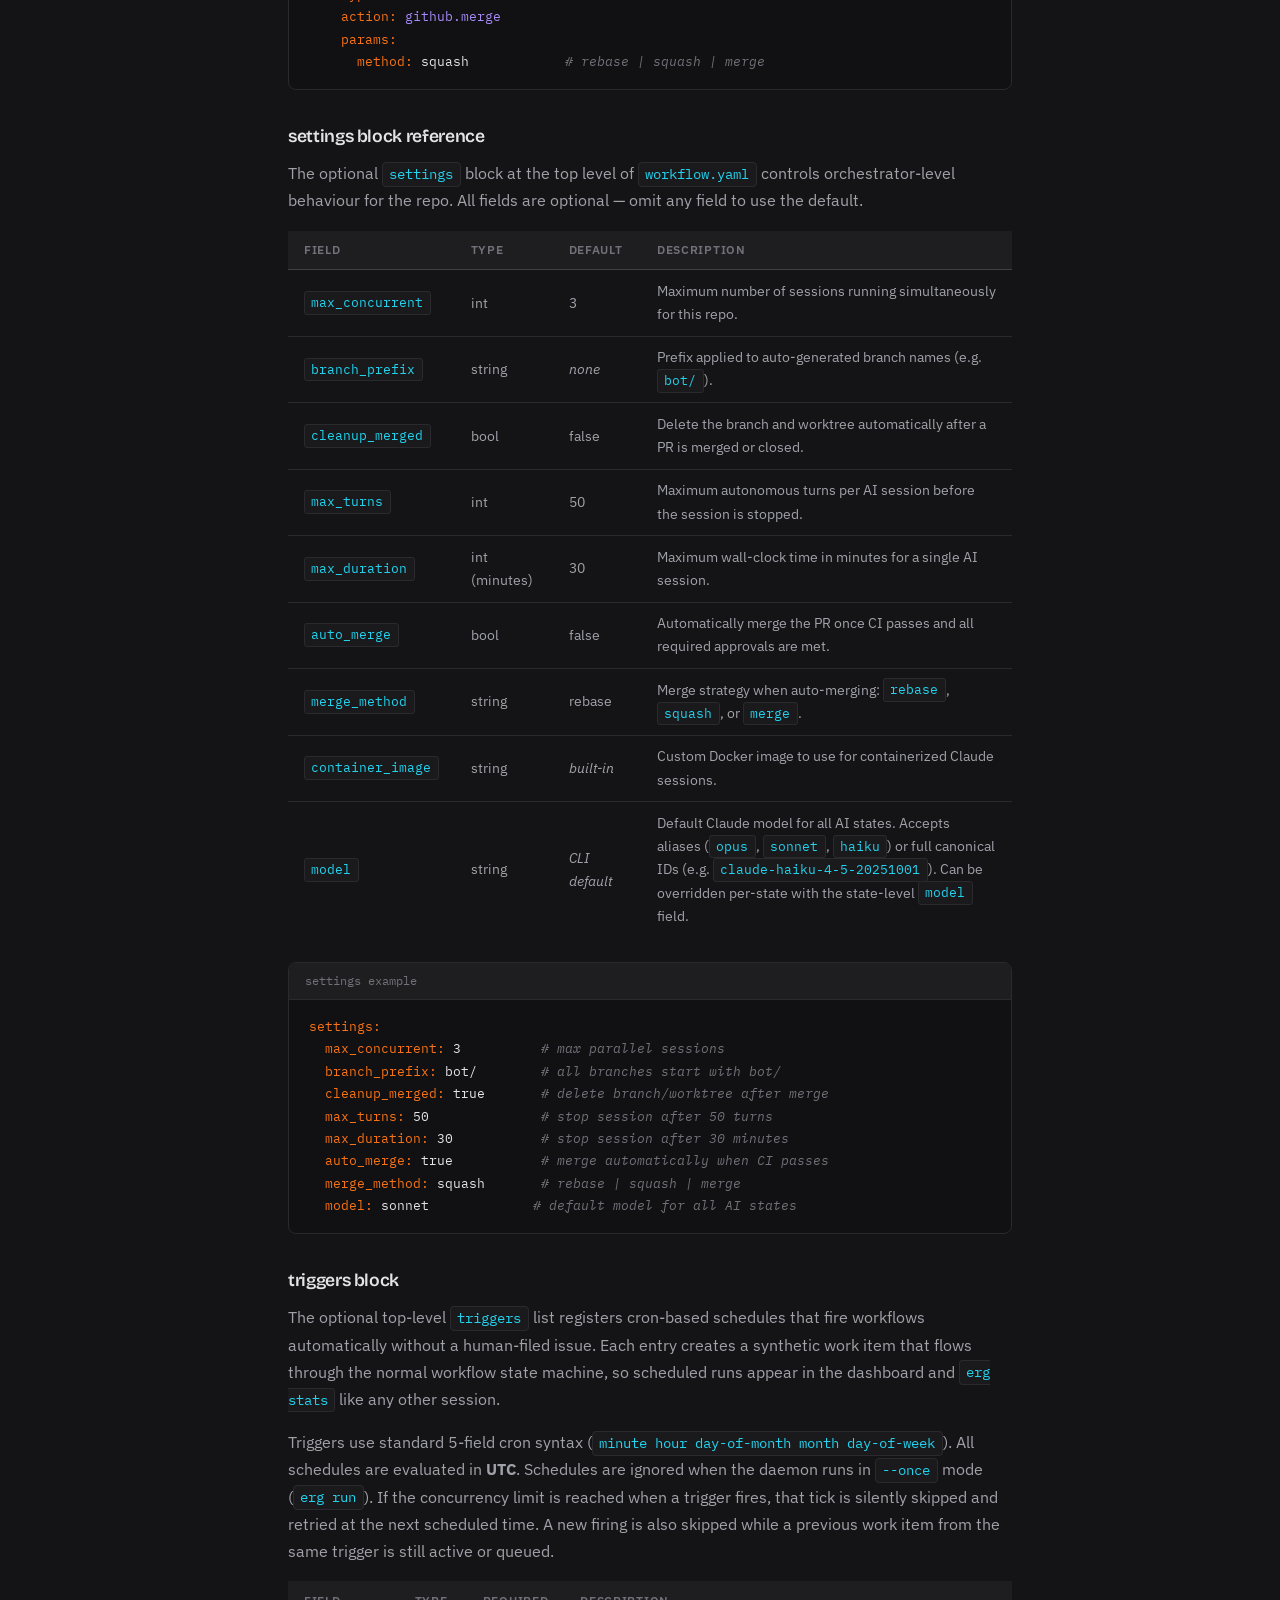
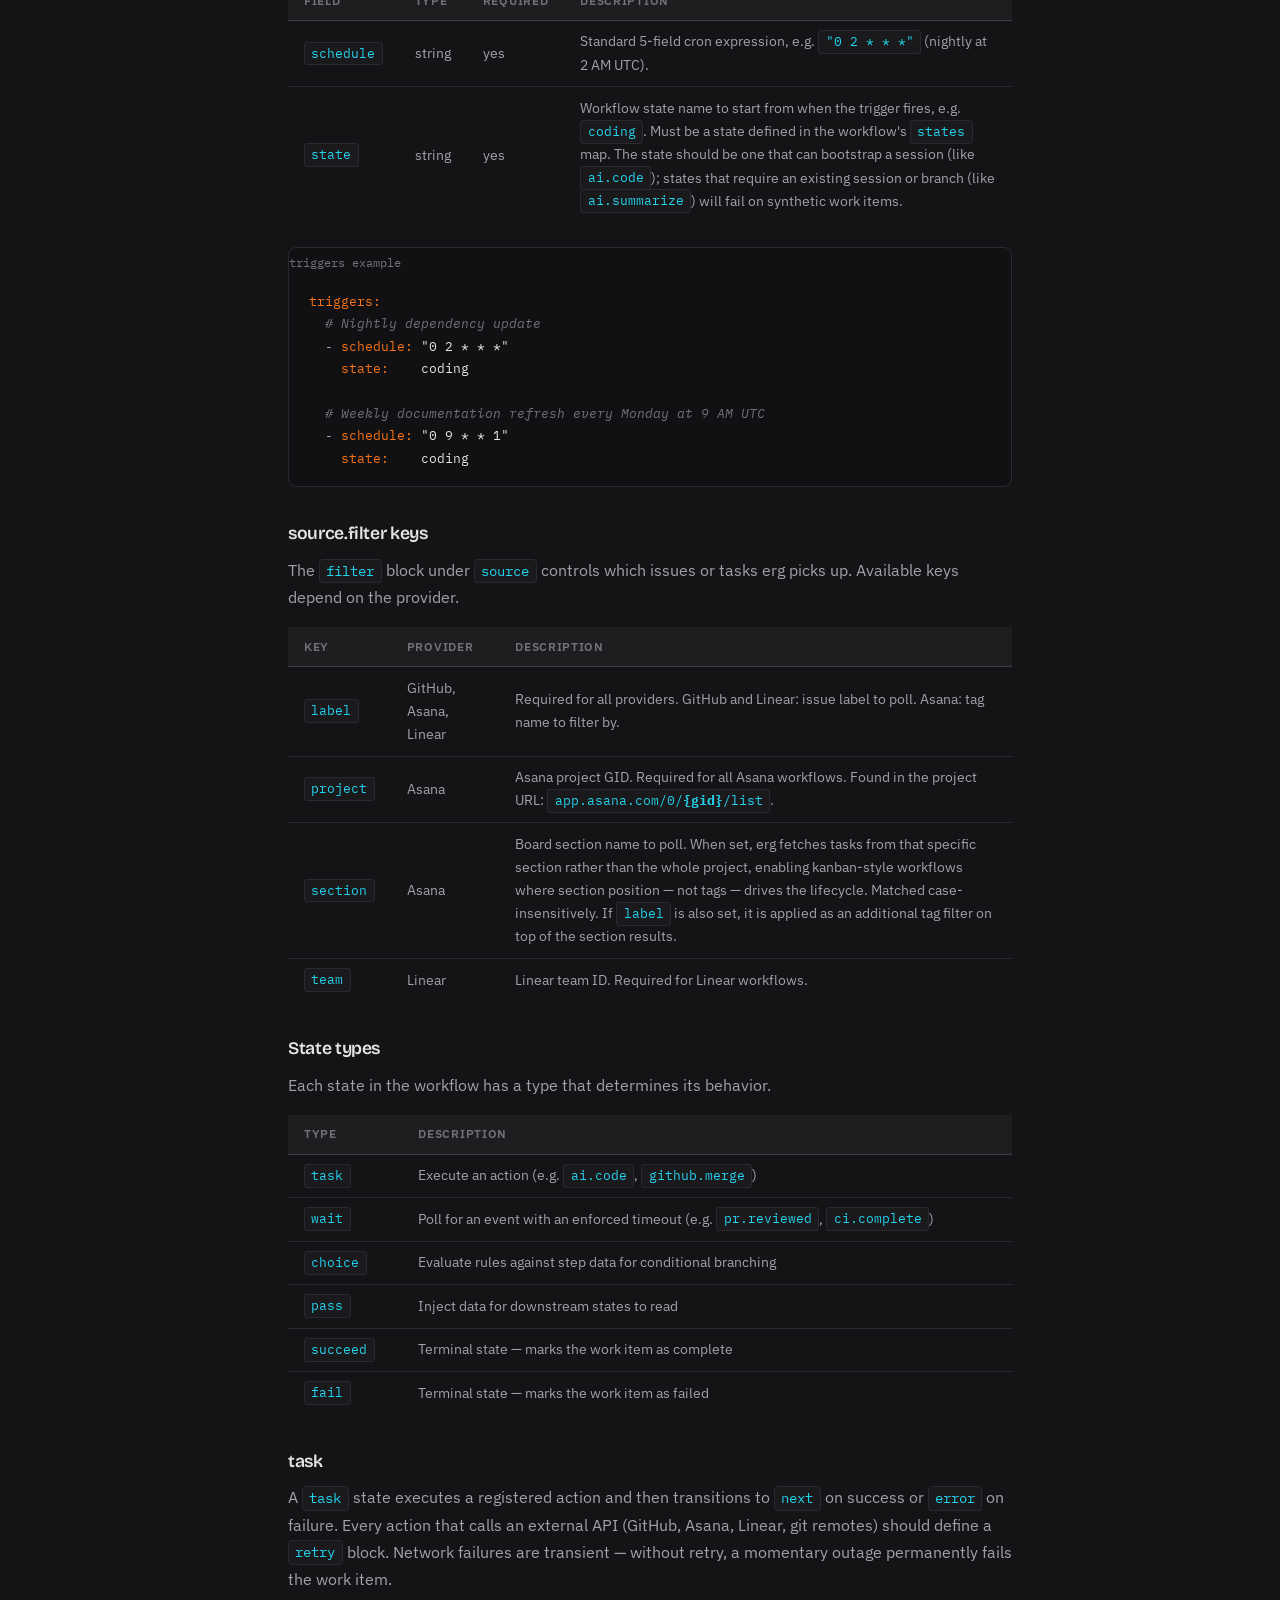
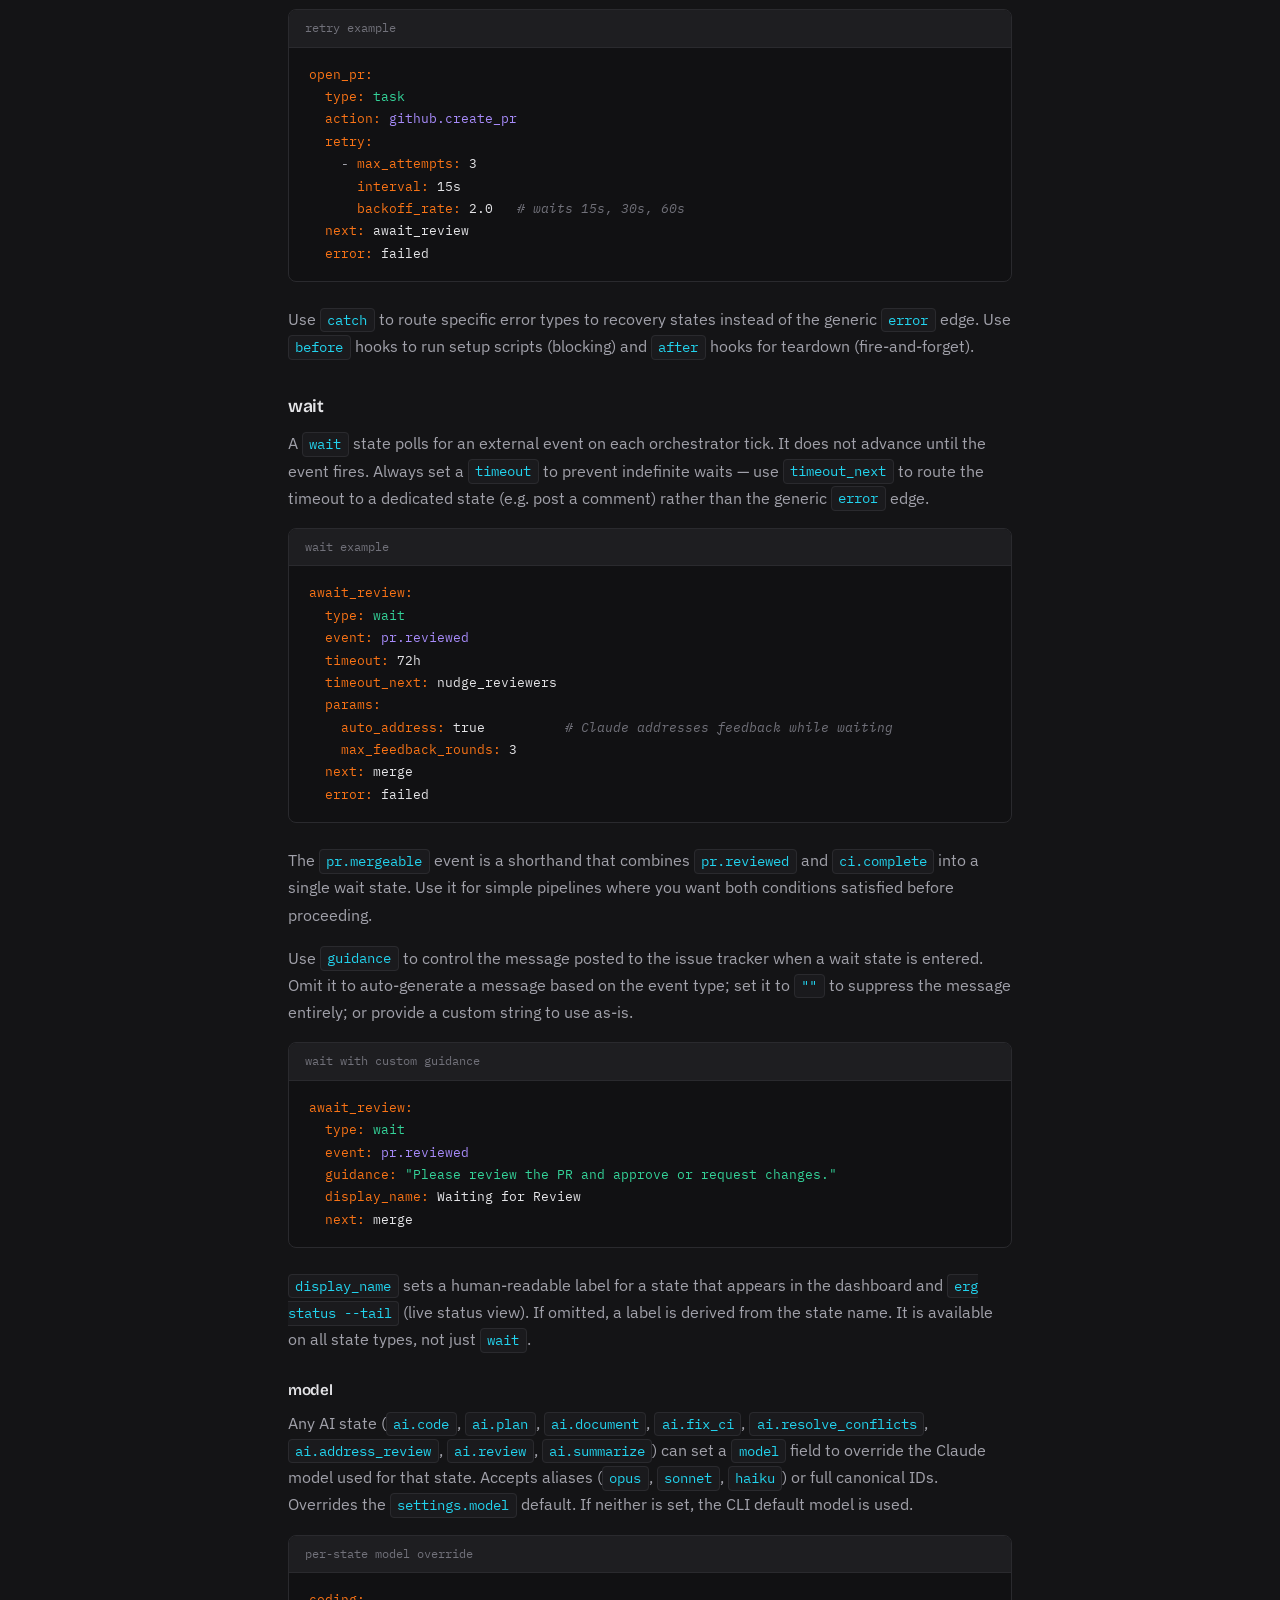
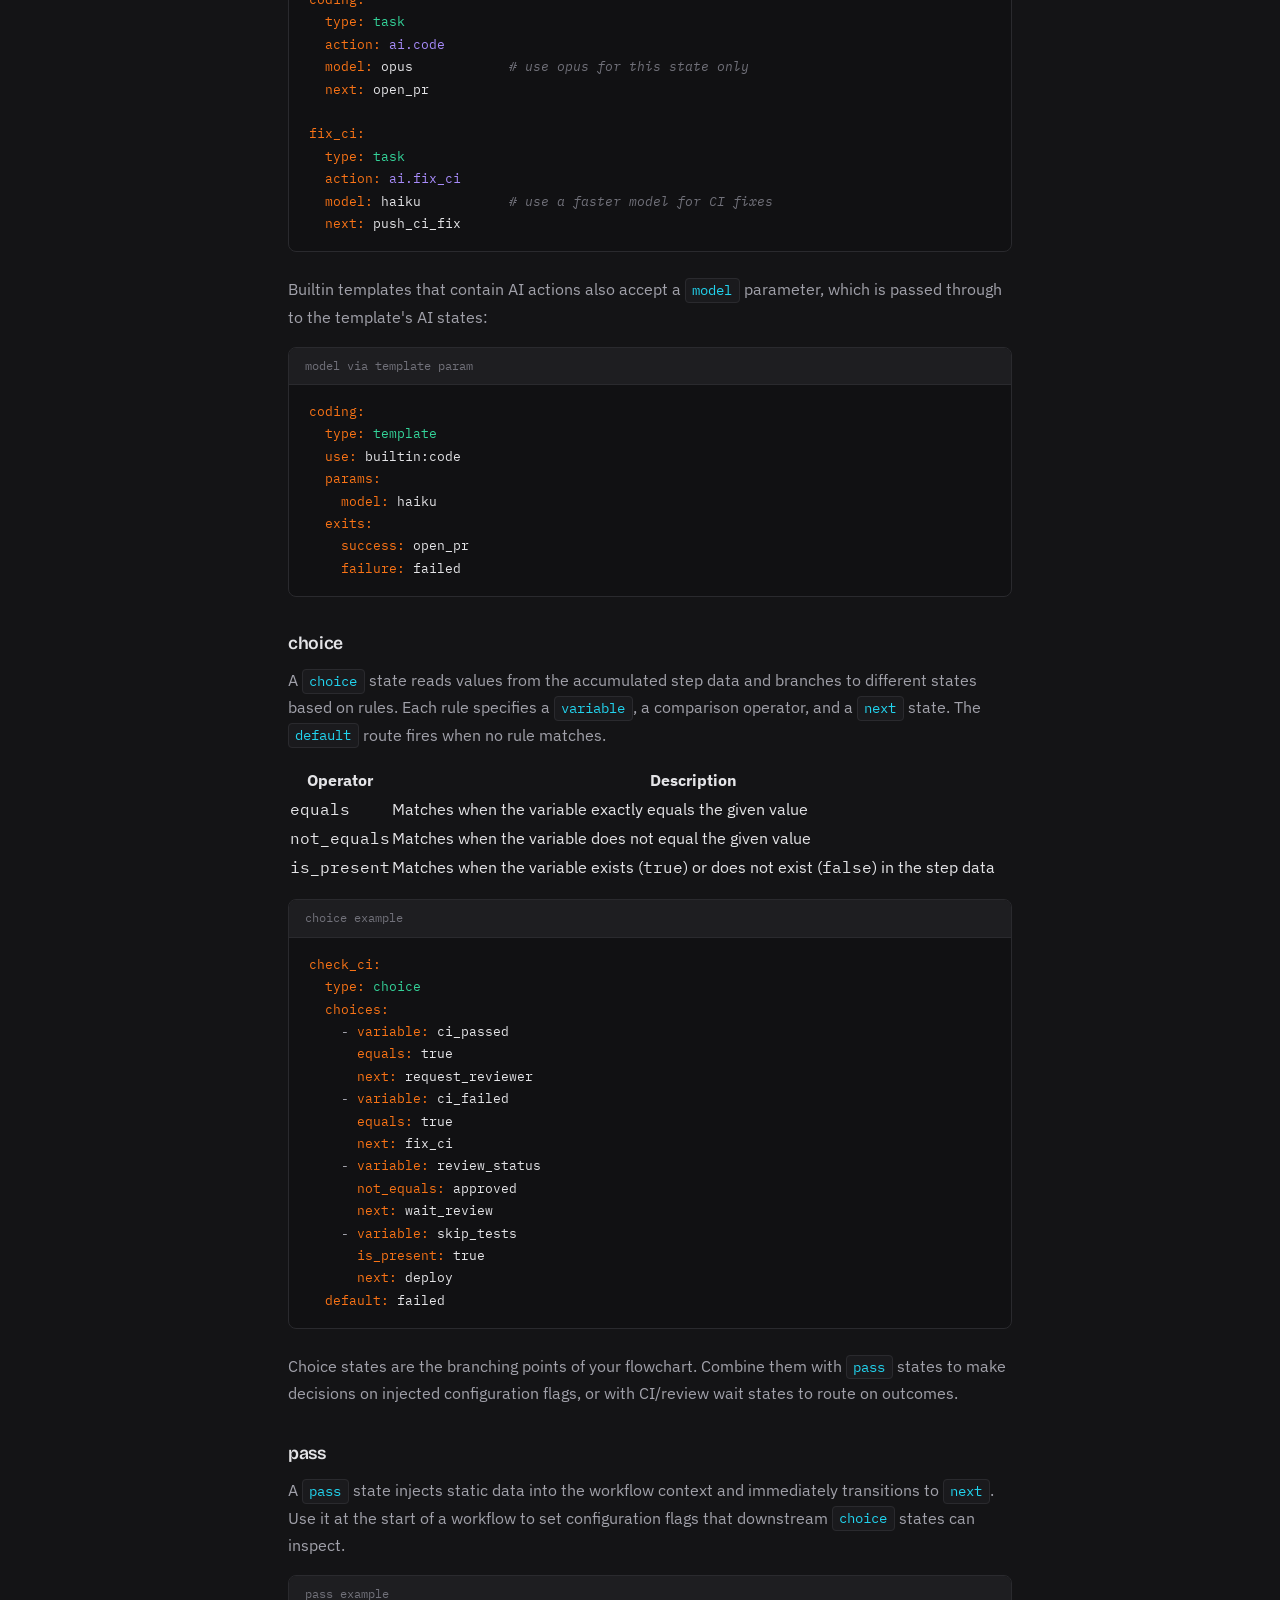
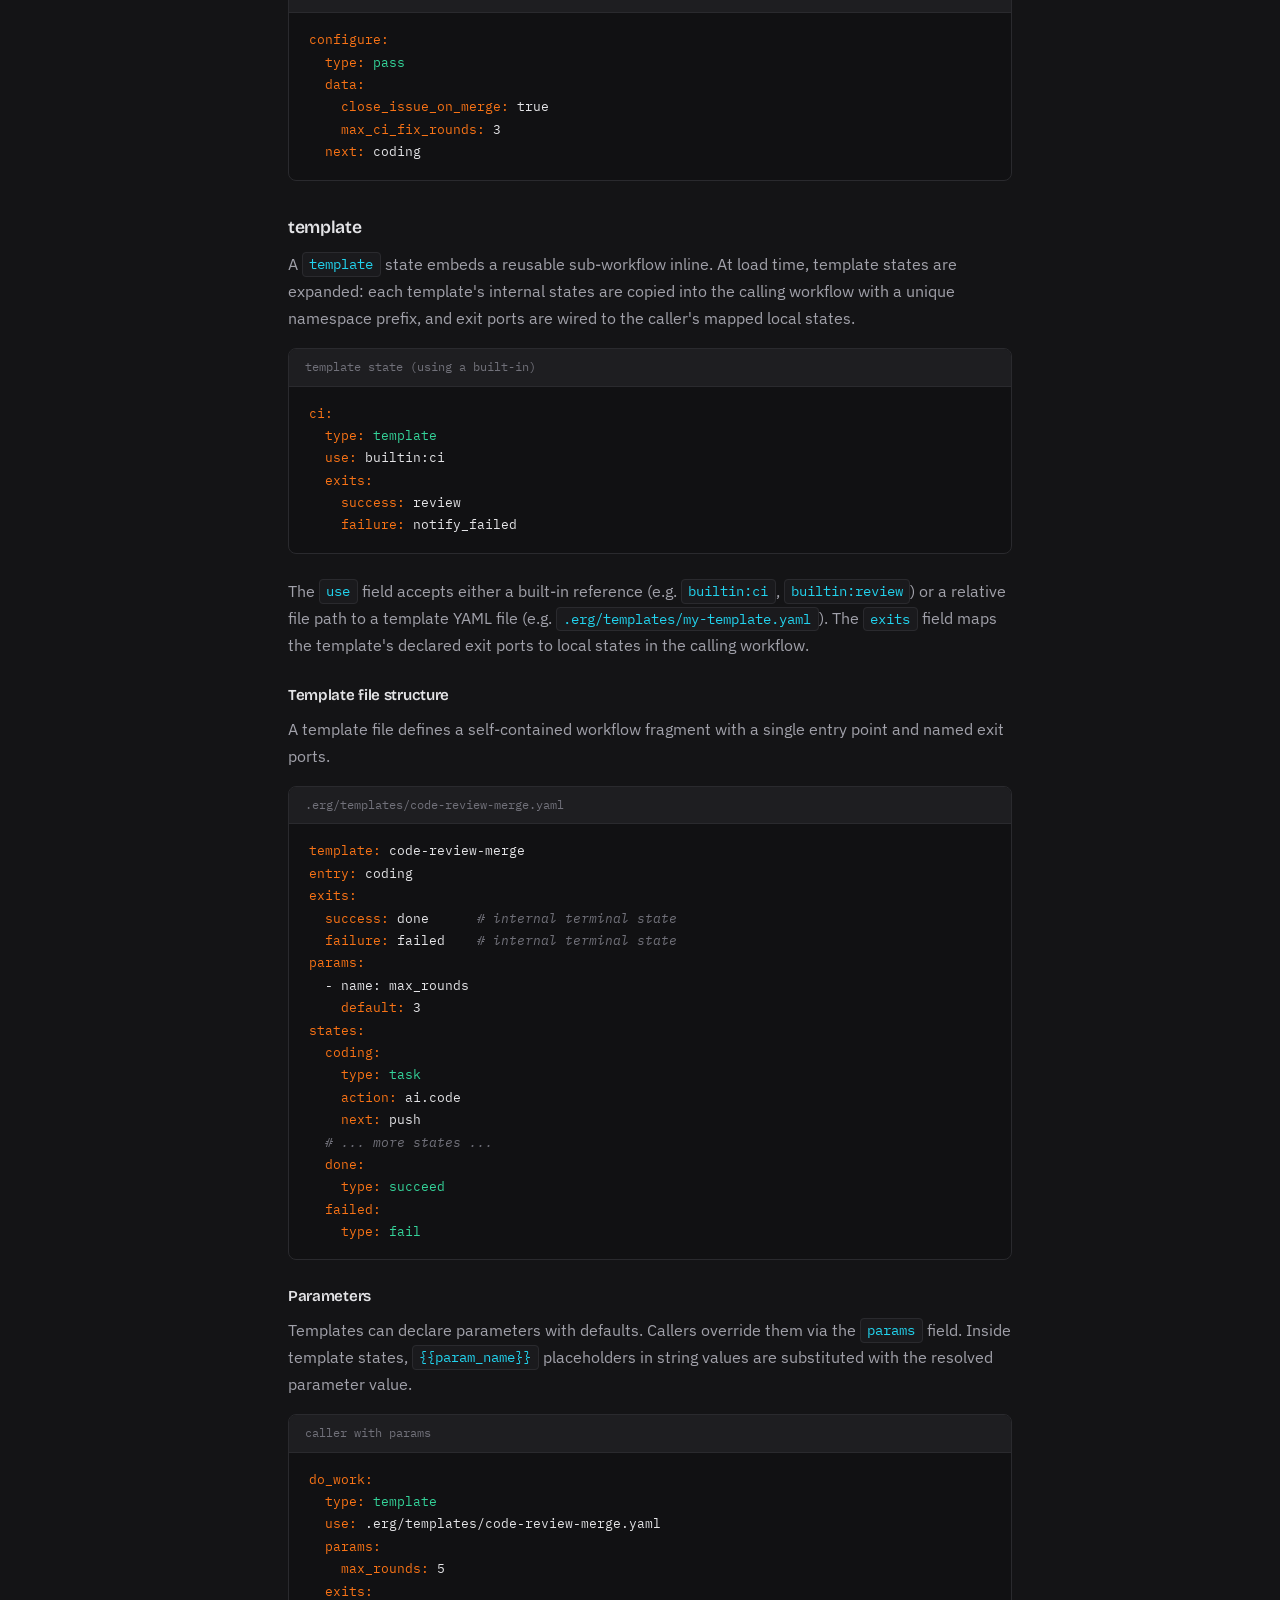
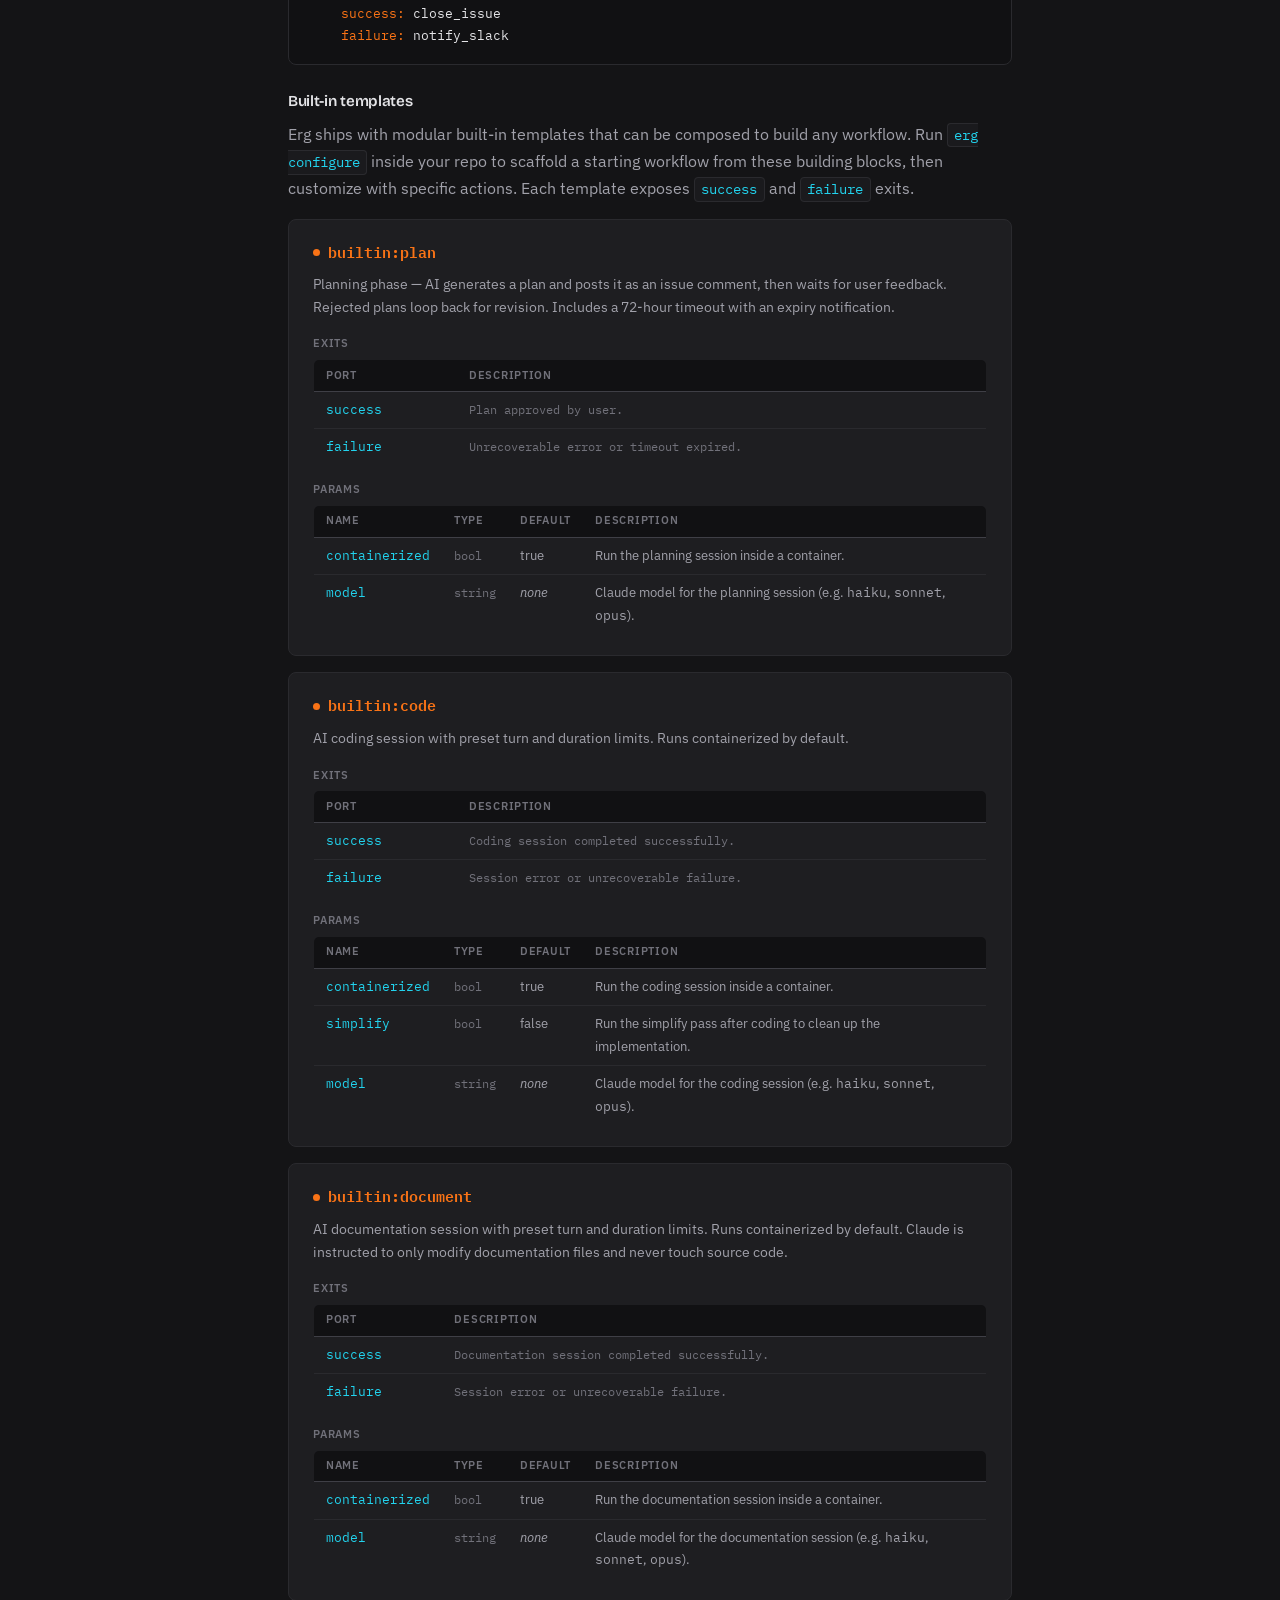
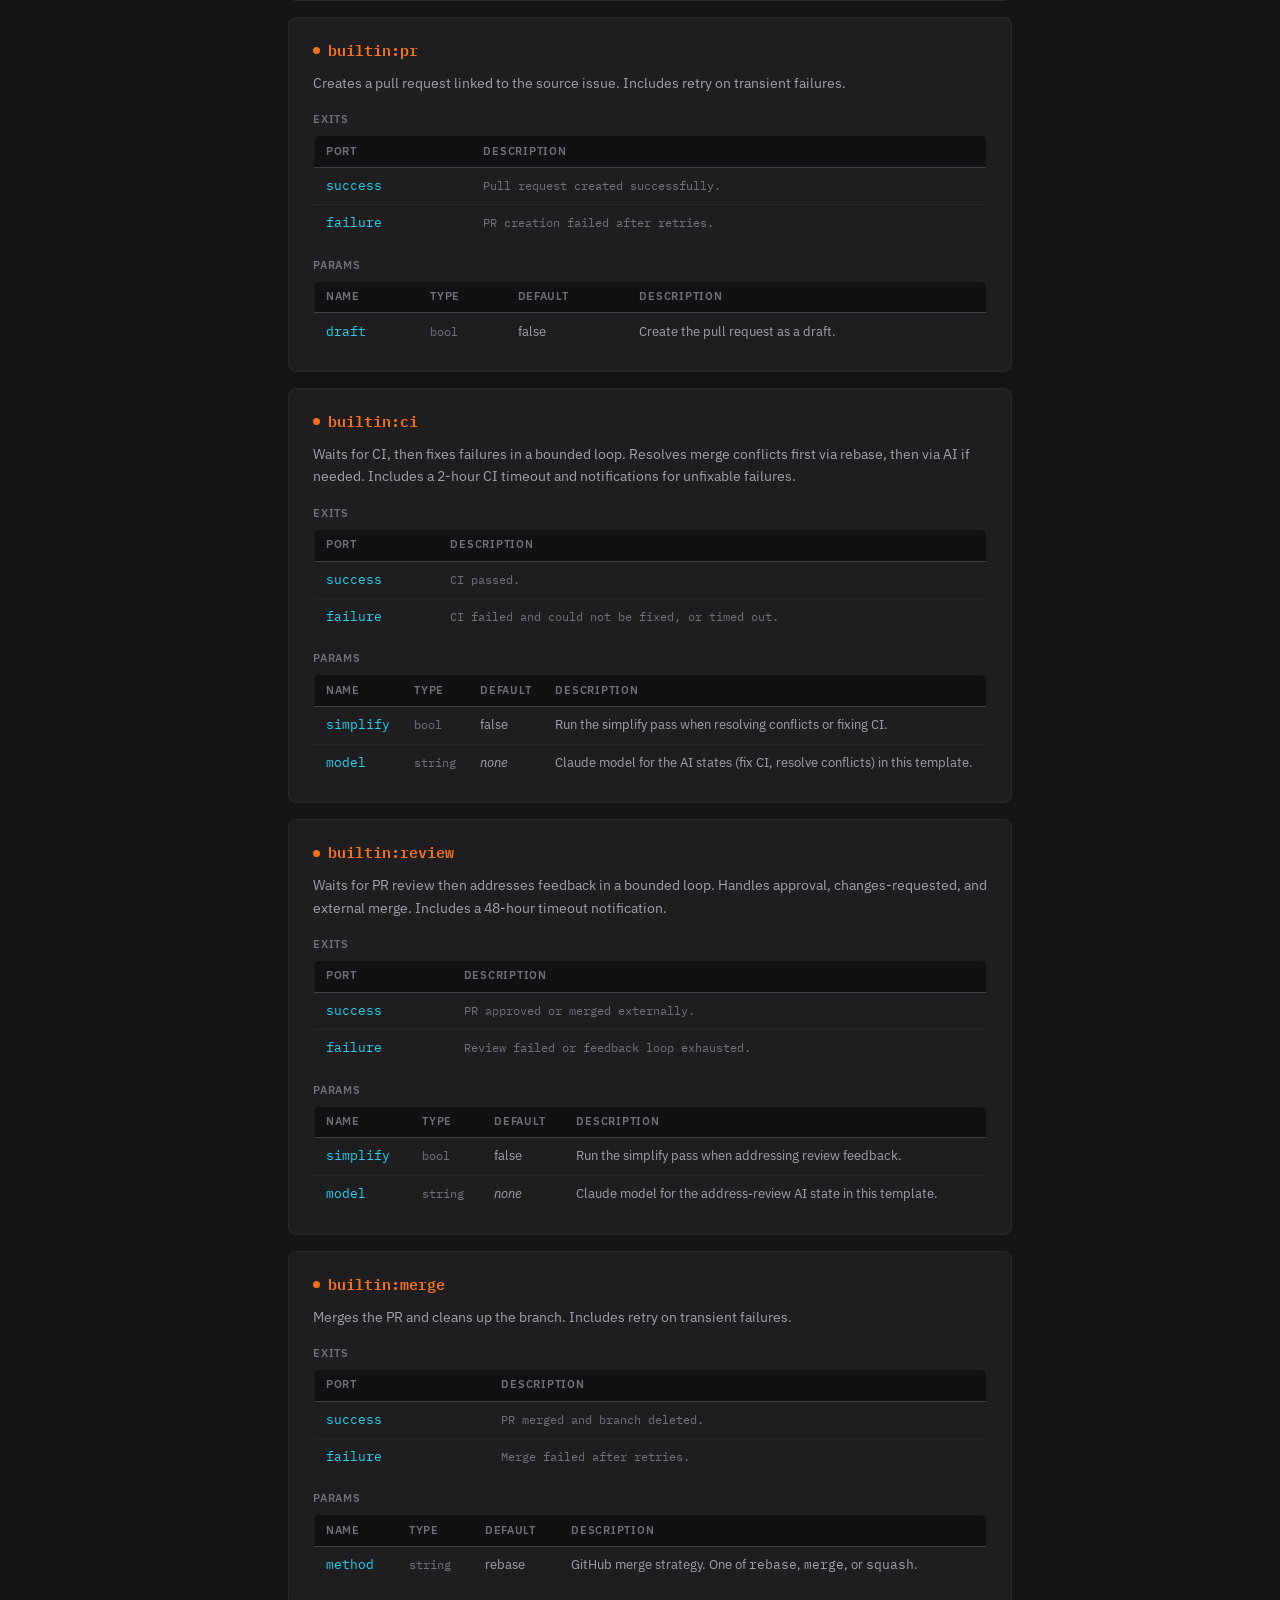
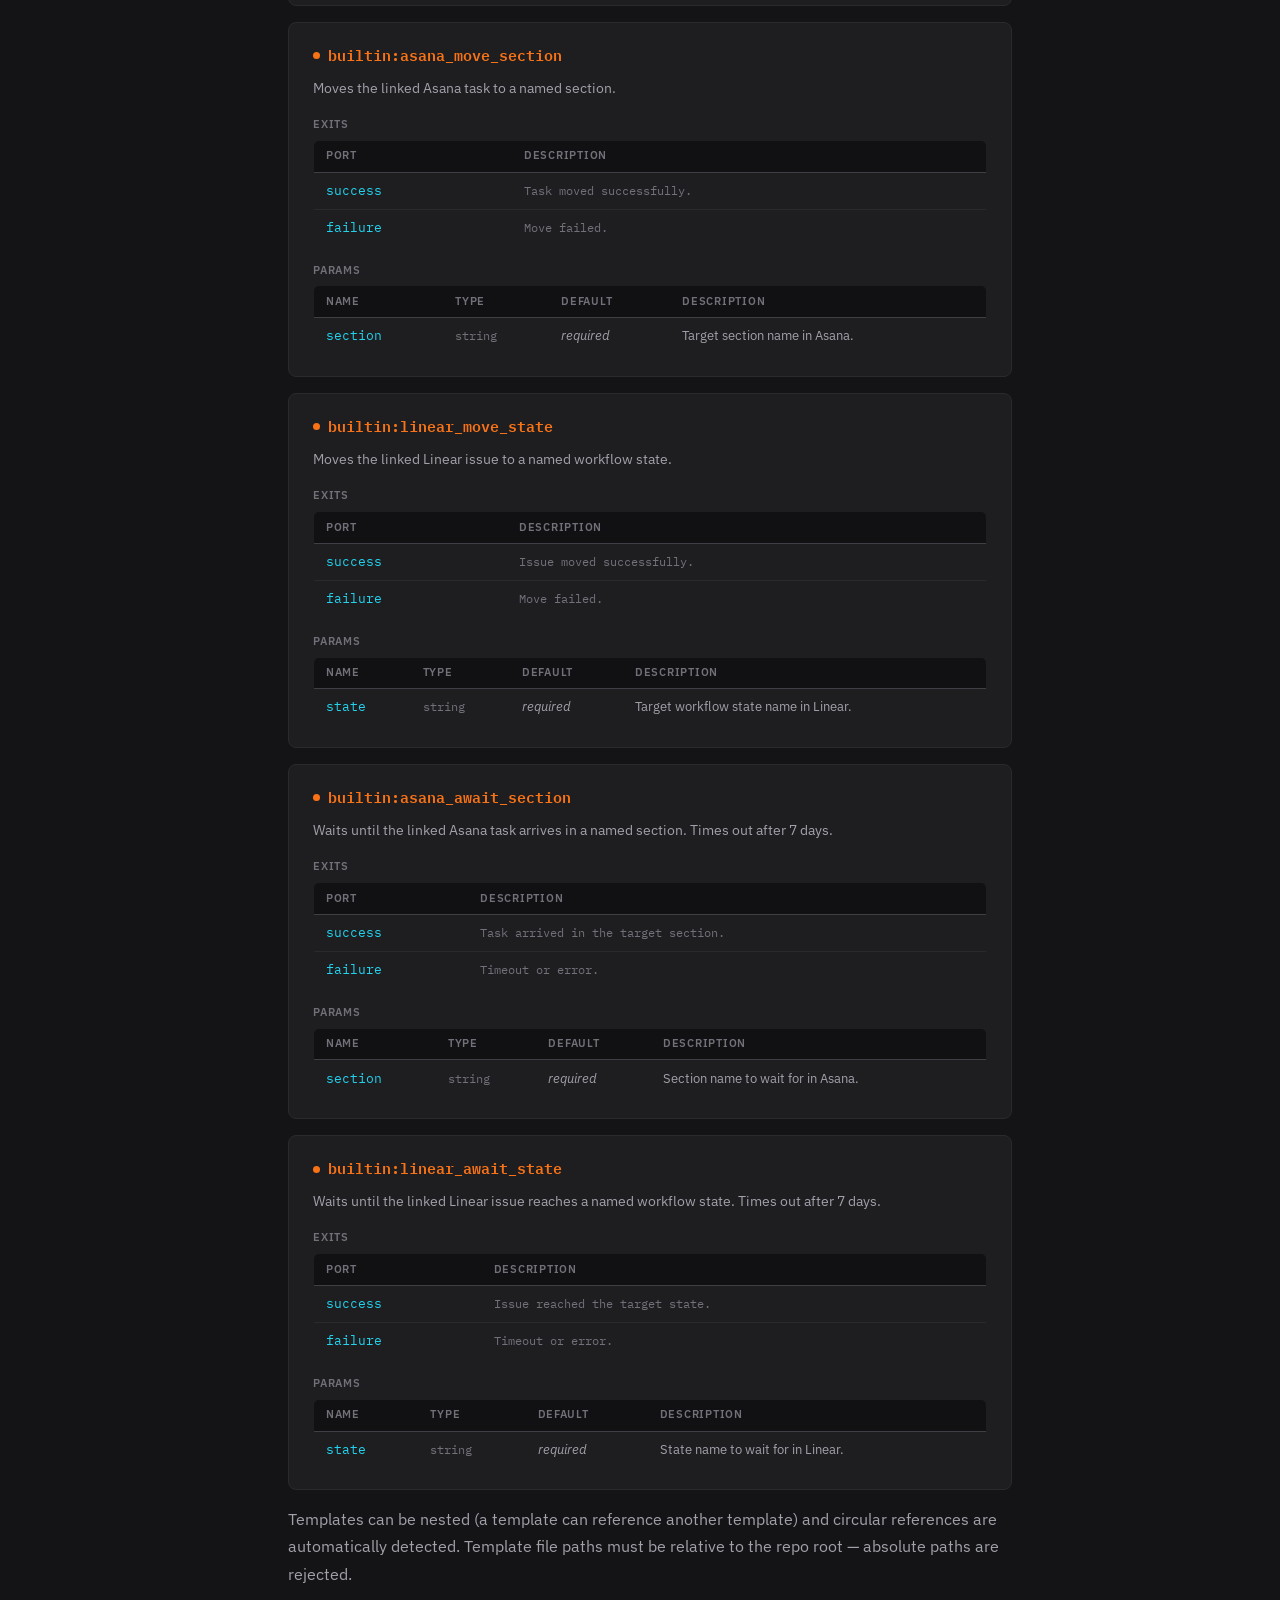
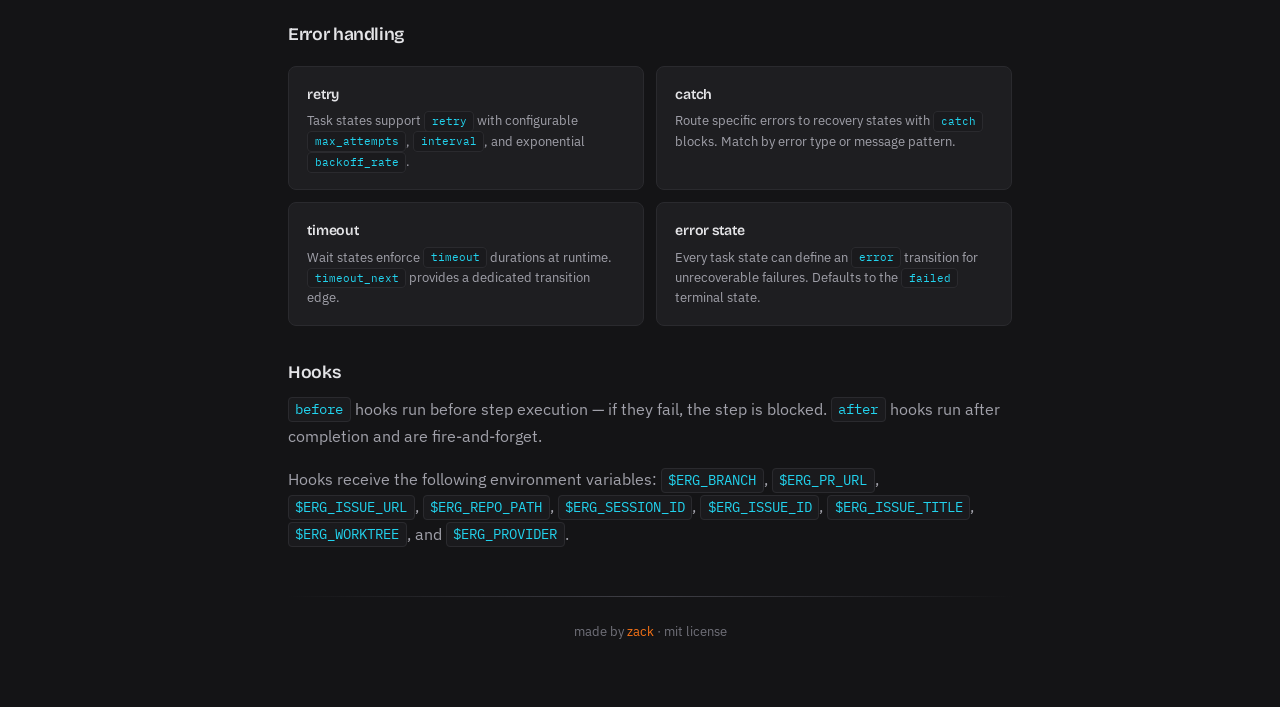
<file: docs/workflow.html>
<!doctype html>
<html lang="en">
  <head>
    <meta charset="UTF-8" />
    <meta name="viewport" content="width=device-width, initial-scale=1.0" />
    <title>Workflow configuration — erg</title>
    <meta
      name="description"
      content="erg — workflow-driven agent orchestrator for Claude Code."
    />
    <link rel="preconnect" href="https://fonts.googleapis.com" />
    <link rel="preconnect" href="https://fonts.gstatic.com" crossorigin />
    <link
      href="https://fonts.googleapis.com/css2?family=Bricolage+Grotesque:opsz,wght@12..96,400;12..96,500;12..96,600;12..96,700;12..96,800&family=IBM+Plex+Sans:wght@400;500;600&family=IBM+Plex+Mono:wght@400;500;600&display=swap"
      rel="stylesheet"
    />
    <style>
      :root {
        --bg: #141416;
        --bg-sidebar: #0f0f11;
        --bg-card: #1e1e21;
        --bg-code: #1a1a1d;
        --bg-inset: #111113;
        --accent: #f97316;
        --accent-dim: #ea580c;
        --accent-bg: rgba(249, 115, 22, 0.08);
        --accent-border: rgba(249, 115, 22, 0.2);
        --cyan: #22d3ee;
        --green: #34d399;
        --violet: #a78bfa;
        --text: #e4e4e7;
        --text-muted: #a1a1aa;
        --text-dim: #71717a;
        --border: #2a2a2e;
        --border-light: #3f3f46;
      }

      * {
        margin: 0;
        padding: 0;
        box-sizing: border-box;
      }

      html {
        font-size: 100%;
        scroll-behavior: smooth;
        scroll-padding-top: 2rem;
      }

      body {
        font-family:
          "IBM Plex Sans",
          -apple-system,
          sans-serif;
        background: var(--bg);
        color: var(--text);
        line-height: 1.7;
        min-height: 100vh;
        -webkit-font-smoothing: antialiased;
        -webkit-text-size-adjust: 100%;
        text-size-adjust: 100%;
      }

      ::selection {
        background: var(--accent);
        color: #fff;
      }

      h1,
      h2,
      h3,
      h4 {
        font-family: "Bricolage Grotesque", sans-serif;
        letter-spacing: -0.02em;
      }

      code,
      pre {
        font-family: "IBM Plex Mono", monospace;
      }

      a {
        color: var(--accent);
        text-decoration: none;
      }

      a:hover {
        text-decoration: underline;
      }

      /* ---- Two-column layout ---- */

      .page {
        display: flex;
        min-height: 100vh;
      }

      /* ---- Sidebar ---- */

      .sidebar {
        width: 15rem;
        flex-shrink: 0;
        background: var(--bg-sidebar);
        border-right: 1px solid var(--border);
        position: sticky;
        top: 0;
        height: 100vh;
        overflow-y: auto;
        padding: 1.5rem 0;
        display: flex;
        flex-direction: column;
      }

      .sidebar-logo {
        padding: 0 1.25rem;
        margin-bottom: 1.75rem;
      }

      .sidebar-logo a {
        font-family: "Bricolage Grotesque", sans-serif;
        font-size: 2rem;
        font-weight: 800;
        color: var(--text);
        text-decoration: none;
        letter-spacing: -0.03em;
      }

      .sidebar-logo a span {
        color: var(--accent);
      }

      .sidebar-nav {
        list-style: none;
        flex: 1;
      }

      .sidebar-section {
        margin-bottom: 0.25rem;
      }

      .sidebar-section-title {
        display: block;
        padding: 0.4rem 1.25rem;
        font-size: 0.7rem;
        font-weight: 600;
        text-transform: uppercase;
        letter-spacing: 0.08em;
        color: var(--text-dim);
        margin-top: 0.75rem;
      }

      .sidebar-link {
        display: block;
        padding: 0.35rem 1.25rem 0.35rem 1.75rem;
        font-size: 0.85rem;
        color: var(--text-muted);
        text-decoration: none;
        transition:
          color 0.15s,
          background 0.15s;
        border-left: 2px solid transparent;
      }

      .sidebar-link:hover {
        color: var(--text);
        background: rgba(255, 255, 255, 0.03);
        text-decoration: none;
      }

      .sidebar-link.active {
        color: var(--accent);
        border-left-color: var(--accent);
        background: var(--accent-bg);
      }

      .sidebar-footer {
        padding: 1rem 1.25rem 0;
        border-top: 1px solid var(--border);
        margin-top: auto;
      }

      .sidebar-footer a {
        display: block;
        font-size: 0.78rem;
        color: var(--text-dim);
        padding: 0.2rem 0;
        text-decoration: none;
      }

      .sidebar-footer a:hover {
        color: var(--text-muted);
        text-decoration: none;
      }

      /* ---- Main content ---- */

      .main {
        flex: 1;
        min-width: 0;
        max-width: 820px;
        padding: 2.5rem 3rem 4rem;
      }

      /* ---- Content typography ---- */

      .main h1 {
        font-size: 2.5rem;
        font-weight: 800;
        color: var(--text);
        margin-bottom: 0.75rem;
      }

      .main h2 {
        font-size: 1.4rem;
        font-weight: 700;
        color: var(--text);
        margin-top: 3.5rem;
        margin-bottom: 1rem;
        padding-top: 1.5rem;
        border-top: 1px solid var(--border);
      }

      .main h2:first-of-type {
        margin-top: 2.5rem;
      }

      .main h3 {
        font-size: 1.1rem;
        font-weight: 600;
        color: var(--text);
        margin-top: 2rem;
        margin-bottom: 0.5rem;
      }

      .main h4 {
        font-size: 0.95rem;
        font-weight: 600;
        color: var(--text);
        margin-top: 1.5rem;
        margin-bottom: 0.4rem;
      }

      .main p {
        margin-bottom: 1rem;
        color: var(--text-muted);
      }

      .main p code,
      .main li code {
        background: var(--bg-code);
        color: var(--cyan);
        padding: 0.15rem 0.4rem;
        border-radius: 4px;
        font-size: 0.85em;
        border: 1px solid var(--border);
      }

      .main ul,
      .main ol {
        margin-bottom: 1rem;
        padding-left: 1.5rem;
        color: var(--text-muted);
      }

      .main li {
        margin-bottom: 0.35rem;
        font-size: 0.95rem;
      }

      /* ---- Hero area ---- */

      .hero-badge {
        display: inline-block;
        font-family: "IBM Plex Mono", monospace;
        font-size: 0.65rem;
        font-weight: 600;
        color: var(--accent);
        background: transparent;
        border: 1px solid var(--accent-border);
        border-radius: 3px;
        padding: 0.2rem 0.6rem;
        margin-bottom: 1.25rem;
        letter-spacing: 0.05em;
        text-transform: uppercase;
      }

      .hero-tagline {
        font-family: "Bricolage Grotesque", sans-serif;
        font-size: 2.8rem;
        font-weight: 800;
        color: var(--text);
        margin-bottom: 1rem;
        letter-spacing: -0.03em;
        line-height: 1.1;
      }

      .hero-tagline-accent {
        background: linear-gradient(135deg, var(--accent), #fbbf24);
        -webkit-background-clip: text;
        -webkit-text-fill-color: transparent;
        background-clip: text;
      }

      .hero-cta {
        display: inline-flex;
        gap: 0.75rem;
        margin-bottom: 0.5rem;
      }

      .btn {
        display: inline-flex;
        align-items: center;
        padding: 0.55rem 1.25rem;
        border-radius: 6px;
        font-family: "IBM Plex Sans", sans-serif;
        font-size: 0.85rem;
        font-weight: 500;
        text-decoration: none;
        transition: all 0.15s;
        border: 1px solid transparent;
      }

      .btn:hover {
        text-decoration: none;
      }

      .btn-primary {
        background: var(--accent);
        color: #fff;
      }

      .btn-primary:hover {
        background: var(--accent-dim);
      }

      .btn-ghost {
        background: transparent;
        color: var(--text-muted);
        border-color: var(--border-light);
      }

      .btn-ghost:hover {
        color: var(--text);
        border-color: var(--text-dim);
      }

      /* ---- Feature grid ---- */

      .feature-grid {
        display: grid;
        grid-template-columns: repeat(2, 1fr);
        gap: 0.85rem;
        margin: 1rem 0 1.5rem;
      }

      .feature-item {
        background: var(--bg-card);
        border: 1px solid var(--border);
        border-left: 3px solid var(--accent);
        border-radius: 8px;
        padding: 1.25rem 1.4rem;
        transition:
          transform 0.15s,
          border-color 0.15s,
          box-shadow 0.15s;
      }

      .feature-item:nth-child(2) {
        border-left-color: var(--cyan);
      }
      .feature-item:nth-child(3) {
        border-left-color: var(--violet);
      }
      .feature-item:nth-child(4) {
        border-left-color: var(--green);
      }
      .feature-item:nth-child(5) {
        border-left-color: var(--cyan);
      }
      .feature-item:nth-child(6) {
        border-left-color: var(--violet);
      }

      .feature-item:hover {
        border-color: var(--border-light);
        transform: scale(1.01);
        box-shadow: 0 2px 12px rgba(0, 0, 0, 0.2);
      }
      .feature-item:hover {
        border-left-color: var(--accent);
      }
      .feature-item:nth-child(2):hover {
        border-left-color: var(--cyan);
      }
      .feature-item:nth-child(3):hover {
        border-left-color: var(--violet);
      }
      .feature-item:nth-child(4):hover {
        border-left-color: var(--green);
      }
      .feature-item:nth-child(5):hover {
        border-left-color: var(--cyan);
      }
      .feature-item:nth-child(6):hover {
        border-left-color: var(--violet);
      }

      .feature-item h4 {
        font-size: 0.9rem;
        font-weight: 600;
        color: var(--text);
        margin: 0 0 0.35rem;
      }

      .feature-item .fi-icon {
        font-family: "IBM Plex Mono", monospace;
        font-size: 0.75rem;
        font-weight: 600;
        color: var(--accent);
        margin-bottom: 0.65rem;
        display: inline-flex;
        align-items: center;
        justify-content: center;
        width: 2rem;
        height: 2rem;
        border-radius: 50%;
        background: var(--accent-bg);
        border: 1px solid var(--accent-border);
      }

      .feature-item:nth-child(2) .fi-icon {
        color: var(--cyan);
        background: rgba(34, 211, 238, 0.08);
        border-color: rgba(34, 211, 238, 0.2);
      }
      .feature-item:nth-child(3) .fi-icon {
        color: var(--violet);
        background: rgba(167, 139, 250, 0.08);
        border-color: rgba(167, 139, 250, 0.2);
      }
      .feature-item:nth-child(4) .fi-icon {
        color: var(--green);
        background: rgba(52, 211, 153, 0.08);
        border-color: rgba(52, 211, 153, 0.2);
      }
      .feature-item:nth-child(5) .fi-icon {
        color: var(--cyan);
        background: rgba(34, 211, 238, 0.08);
        border-color: rgba(34, 211, 238, 0.2);
      }
      .feature-item:nth-child(6) .fi-icon {
        color: var(--violet);
        background: rgba(167, 139, 250, 0.08);
        border-color: rgba(167, 139, 250, 0.2);
      }

      .feature-item p {
        font-size: 0.82rem;
        color: var(--text-muted);
        line-height: 1.6;
        margin: 0;
      }

      /* ---- Steps (how it works) ---- */

      .steps-list {
        list-style: none;
        padding: 0;
        margin: 1rem 0 1.5rem;
        counter-reset: step;
      }

      .steps-list li {
        counter-increment: step;
        display: flex;
        gap: 1rem;
        align-items: flex-start;
        padding: 0.75rem 0;
        border-bottom: 1px solid var(--border);
        margin: 0;
      }

      .steps-list li:last-child {
        border-bottom: none;
      }

      .steps-list li::before {
        content: counter(step);
        display: flex;
        align-items: center;
        justify-content: center;
        width: 1.75rem;
        height: 1.75rem;
        border-radius: 50%;
        background: var(--accent-bg);
        border: 1px solid var(--accent-border);
        color: var(--accent);
        font-family: "Bricolage Grotesque", sans-serif;
        font-size: 0.78rem;
        font-weight: 700;
        flex-shrink: 0;
        margin-top: 0.1rem;
      }

      .step-body h4 {
        font-size: 0.9rem;
        font-weight: 600;
        color: var(--text);
        margin: 0 0 0.15rem;
      }

      .step-body p {
        font-size: 0.85rem;
        color: var(--text-muted);
        margin: 0;
      }

      /* ---- State diagram ---- */

      .state-flow {
        display: flex;
        align-items: flex-start;
        gap: 0;
        padding: 1.25rem 0;
        overflow-x: auto;
        margin: 0.5rem 0 0.75rem;
      }

      .sf-node {
        display: flex;
        flex-direction: column;
        align-items: center;
        gap: 0.25rem;
        flex-shrink: 0;
      }

      .sf-box {
        font-family: "IBM Plex Mono", monospace;
        font-size: 0.78rem;
        font-weight: 500;
        padding: 0.45rem 0.85rem;
        border-radius: 6px;
        border: 1px solid var(--border);
        background: var(--bg-card);
        color: var(--text);
        white-space: nowrap;
        transition: border-color 0.15s;
      }

      .sf-box.sf-task {
        border-color: rgba(249, 115, 22, 0.3);
        background: rgba(249, 115, 22, 0.06);
      }
      .sf-box.sf-wait {
        border-color: rgba(167, 139, 250, 0.3);
        background: rgba(167, 139, 250, 0.06);
      }
      .sf-box.sf-done {
        border-color: rgba(52, 211, 153, 0.3);
        background: rgba(52, 211, 153, 0.06);
      }

      .sf-type {
        font-family: "IBM Plex Mono", monospace;
        font-size: 0.65rem;
        color: var(--text-dim);
      }

      .sf-step {
        display: flex;
        align-items: flex-start;
      }

      .sf-arrow {
        color: var(--text-dim);
        font-size: 0.75rem;
        padding: 0 0.35rem;
        flex-shrink: 0;
        user-select: none;
        line-height: 1;
        /* Match sf-box height: 0.78rem line + 0.45rem*2 padding + 2px border */
        height: calc(0.78rem * 1.75 + 0.9rem + 2px);
        display: flex;
        align-items: center;
      }

      .state-note {
        font-size: 0.82rem;
        color: var(--text-dim);
        margin-bottom: 1.5rem;
      }

      /* ---- Code block ---- */

      .code-block {
        background: var(--bg-inset);
        border: 1px solid var(--border);
        border-radius: 8px;
        overflow: hidden;
        margin: 1rem 0 1.5rem;
      }

      .code-header {
        background: var(--bg-card);
        border-bottom: 1px solid var(--border);
        padding: 0.5rem 1rem;
        display: flex;
        align-items: center;
        justify-content: space-between;
      }

      .code-filename {
        font-family: "IBM Plex Mono", monospace;
        font-size: 0.75rem;
        color: var(--text-dim);
      }

      .code-block pre {
        margin: 0;
        padding: 1rem 1.25rem;
        font-size: 0.8rem;
        line-height: 1.75;
        overflow-x: auto;
        color: var(--text-muted);
      }

      .code-block .ck {
        color: var(--accent);
      }
      .code-block .cv {
        color: var(--text);
      }
      .code-block .cc {
        color: var(--text-dim);
        font-style: italic;
      }
      .code-block .cs {
        color: var(--green);
      }
      .code-block .ca {
        color: var(--violet);
      }

      /* ---- Example tabs ---- */

      .example-tabs {
        margin: 1rem 0 1.5rem;
      }

      .tab-bar {
        display: flex;
        gap: 0.35rem;
        margin-bottom: 0.5rem;
      }

      .tab-btn {
        background: transparent;
        border: 1px solid var(--border);
        border-radius: 4px;
        color: var(--text-dim);
        padding: 0.3rem 0.8rem;
        font-family: "IBM Plex Mono", monospace;
        font-size: 0.73rem;
        cursor: pointer;
        transition:
          color 0.15s,
          border-color 0.15s,
          background 0.15s;
      }

      .tab-btn.active {
        color: var(--accent);
        border-color: var(--accent-border);
        background: var(--accent-bg);
      }

      .tab-btn:hover:not(.active) {
        color: var(--text-muted);
        border-color: var(--border-light);
      }

      .example-tabs [data-panel="yaml"] .code-block {
        margin: 0;
      }

      .diagram-panel {
        background: var(--bg-inset);
        border: 1px solid var(--border);
        border-radius: 8px;
        padding: 1.5rem 1rem;
        overflow-x: auto;
      }

      .diagram-panel svg {
        max-width: 100%;
        height: auto;
        display: block;
        margin: 0 auto;
      }

      /* ---- Info cards ---- */

      .info-grid {
        display: grid;
        grid-template-columns: repeat(2, 1fr);
        gap: 0.75rem;
        margin: 1rem 0 1.5rem;
      }

      .info-card {
        background: var(--bg-card);
        border: 1px solid var(--border);
        border-radius: 8px;
        padding: 1rem 1.15rem;
      }

      .info-card h4 {
        font-size: 0.88rem;
        font-weight: 600;
        color: var(--text);
        margin: 0 0 0.3rem;
      }

      .info-card p {
        font-size: 0.8rem;
        color: var(--text-muted);
        line-height: 1.6;
        margin: 0;
      }

      /* ---- CLI reference table ---- */

      .cli-table {
        width: 100%;
        border-collapse: collapse;
        margin: 1rem 0 1.5rem;
        font-size: 0.85rem;
      }

      .cli-table th {
        text-align: left;
        padding: 0.6rem 1rem;
        font-weight: 600;
        color: var(--text-dim);
        font-size: 0.72rem;
        text-transform: uppercase;
        letter-spacing: 0.06em;
        border-bottom: 1px solid var(--border-light);
        background: var(--bg-card);
      }

      .cli-table td {
        padding: 0.6rem 1rem;
        border-bottom: 1px solid var(--border);
        color: var(--text-muted);
      }

      .cli-table td code {
        background: var(--bg-code);
        color: var(--cyan);
        padding: 0.15rem 0.4rem;
        border-radius: 3px;
        font-size: 0.82rem;
        border: 1px solid var(--border);
      }

      .cli-table tr:last-child td {
        border-bottom: none;
      }

      /* ---- Install block ---- */

      .install-block {
        background: var(--bg-card);
        border: 1px solid var(--border);
        border-left: 3px solid var(--accent);
        border-radius: 8px;
        padding: 0.9rem 1.25rem;
        position: relative;
        display: flex;
        align-items: center;
        gap: 0.5rem;
        margin: 1rem 0;
        max-width: 520px;
      }

      .install-block .prompt-char {
        color: var(--accent);
        user-select: none;
        font-family: "IBM Plex Mono", monospace;
        font-weight: 500;
        font-size: 0.88rem;
      }

      .install-block code {
        font-size: 0.88rem;
        color: var(--text);
      }

      .copy-btn {
        position: absolute;
        right: 0.75rem;
        top: 50%;
        transform: translateY(-50%);
        background: var(--bg);
        border: 1px solid var(--border);
        color: var(--text-dim);
        padding: 0.3rem 0.65rem;
        border-radius: 4px;
        font-family: "IBM Plex Mono", monospace;
        font-size: 0.7rem;
        cursor: pointer;
        transition: all 0.15s;
      }

      .copy-btn:hover {
        border-color: var(--accent);
        color: var(--accent);
        box-shadow: 0 0 8px rgba(249, 115, 22, 0.15);
      }

      .copy-btn.copied {
        border-color: var(--green);
        color: var(--green);
      }

      /* ---- Mobile sidebar toggle ---- */

      .mobile-header {
        display: none;
        position: sticky;
        top: 0;
        z-index: 100;
        background: var(--bg-sidebar);
        border-bottom: 1px solid var(--border);
        padding: 0.75rem 1rem;
        align-items: center;
        justify-content: space-between;
      }

      .mobile-header .logo-text {
        font-family: "Bricolage Grotesque", sans-serif;
        font-size: 1.1rem;
        font-weight: 800;
        color: var(--text);
      }

      .mobile-header .logo-text span {
        color: var(--accent);
      }

      .menu-btn {
        background: none;
        border: 1px solid var(--border);
        color: var(--text-muted);
        padding: 0.3rem 0.6rem;
        border-radius: 4px;
        font-family: "IBM Plex Mono", monospace;
        font-size: 0.75rem;
        cursor: pointer;
      }

      /* ---- Responsive ---- */

      @media (max-width: 860px) {
        .sidebar {
          position: fixed;
          left: -16.25rem;
          z-index: 200;
          transition: left 0.25s ease;
          box-shadow: 4px 0 20px rgba(0, 0, 0, 0.5);
        }

        .sidebar.open {
          left: 0;
        }

        .sidebar-overlay {
          display: none;
          position: fixed;
          inset: 0;
          background: rgba(0, 0, 0, 0.5);
          z-index: 199;
        }

        .sidebar-overlay.open {
          display: block;
        }

        .mobile-header {
          display: flex;
        }

        .main {
          padding: 1.5rem 1.25rem 3rem;
        }

        .feature-grid,
        .info-grid {
          grid-template-columns: 1fr;
        }

        .feature-item,
        .info-card,
        .action-ref {
          overflow: hidden;
          overflow-wrap: break-word;
          word-break: break-word;
          min-width: 0;
        }

        .install-block {
          max-width: 100%;
          flex-wrap: wrap;
        }

        .cli-table {
          display: block;
          overflow-x: auto;
          -webkit-overflow-scrolling: touch;
        }

        .state-flow {
          padding: 1rem 0;
          flex-wrap: wrap;
        }
      }

      /* ---- Sidebar sub-links (category TOC) ---- */

      .sidebar-sublink {
        display: block;
        padding: 0.2rem 1.25rem 0.2rem 2.75rem;
        font-size: 0.75rem;
        font-family: "IBM Plex Mono", monospace;
        color: var(--text-dim);
        text-decoration: none;
        transition: color 0.15s;
        line-height: 1.5;
      }

      .sidebar-sublink:hover {
        color: var(--text-muted);
        text-decoration: none;
      }

      /* ---- Action reference ---- */

      .action-ref {
        background: var(--bg-card);
        border: 1px solid var(--border);
        border-radius: 8px;
        padding: 1.25rem 1.5rem;
        margin-bottom: 1rem;
      }

      .action-header {
        display: flex;
        align-items: center;
        gap: 0.6rem;
        margin-bottom: 0.5rem;
      }

      .action-title {
        font-family: "IBM Plex Mono", monospace;
        font-size: 0.95rem;
        font-weight: 600;
        color: var(--accent);
        display: flex;
        align-items: center;
        gap: 0.5rem;
      }

      .action-title::before {
        content: "";
        display: inline-block;
        width: 7px;
        height: 7px;
        border-radius: 50%;
        background: var(--accent);
        flex-shrink: 0;
      }

      .action-header:has(.badge-async) .action-title::before {
        background: var(--violet);
      }

      .action-header:has(.badge-sync) .action-title::before {
        background: var(--green);
      }

      .action-desc {
        font-size: 0.88rem;
        color: var(--text-muted);
        margin-bottom: 0.75rem;
        line-height: 1.6;
      }

      .badge {
        display: inline-block;
        font-family: "IBM Plex Mono", monospace;
        font-size: 0.63rem;
        font-weight: 500;
        padding: 0.15rem 0.5rem;
        border-radius: 100px;
        flex-shrink: 0;
      }

      .badge-async {
        background: rgba(167, 139, 250, 0.1);
        border: 1px solid rgba(167, 139, 250, 0.25);
        color: var(--violet);
      }

      .badge-sync {
        background: rgba(52, 211, 153, 0.1);
        border: 1px solid rgba(52, 211, 153, 0.25);
        color: var(--green);
      }

      .param-section {
        margin-top: 0.85rem;
      }

      .param-section-title {
        font-size: 0.68rem;
        font-weight: 600;
        color: var(--text-dim);
        text-transform: uppercase;
        letter-spacing: 0.07em;
        margin-bottom: 0.4rem;
      }

      .param-table {
        width: 100%;
        border-collapse: collapse;
        font-size: 0.82rem;
        border-radius: 6px;
        overflow: hidden;
        border: 1px solid var(--border);
      }

      .param-table th {
        text-align: left;
        padding: 0.4rem 0.75rem;
        font-size: 0.66rem;
        font-weight: 600;
        color: var(--text-dim);
        text-transform: uppercase;
        letter-spacing: 0.07em;
        background: var(--bg-inset);
        border-bottom: 1px solid var(--border-light);
      }

      .param-table td {
        padding: 0.45rem 0.75rem;
        border-bottom: 1px solid var(--border);
        color: var(--text-muted);
        vertical-align: top;
      }

      .param-table td:first-child {
        font-family: "IBM Plex Mono", monospace;
        color: var(--cyan);
        font-size: 0.8rem;
        white-space: nowrap;
      }

      .param-table td:nth-child(2) {
        font-family: "IBM Plex Mono", monospace;
        color: var(--text-dim);
        font-size: 0.78rem;
        white-space: nowrap;
      }

      .param-table tr:last-child td {
        border-bottom: none;
      }

      .param-none {
        font-size: 0.82rem;
        color: var(--text-dim);
        margin-top: 0.35rem;
      }

      @media (max-width: 480px) {
        .hero-tagline {
          font-size: 1.8rem;
        }

        .hero-cta {
          flex-direction: column;
        }

        .btn {
          width: 100%;
          justify-content: center;
          max-width: 280px;
        }

        .cli-table {
          font-size: 0.78rem;
        }

        .cli-table th,
        .cli-table td {
          padding: 0.5rem 0.6rem;
        }

        .code-block pre {
          font-size: 0.72rem;
          padding: 0.75rem 1rem;
        }

        .action-ref {
          padding: 1rem;
        }

        .action-title {
          font-size: 0.85rem;
        }

        .action-desc {
          font-size: 0.82rem;
        }
      }

      /* ---- Scrollable param-table on narrow phones ---- */
      @media (max-width: 560px) {
        .param-section {
          overflow-x: auto;
          -webkit-overflow-scrolling: touch;
          margin-left: -0.25rem;
          margin-right: -0.25rem;
        }

        .param-table {
          font-size: 0.75rem;
          width: max-content;
          min-width: 100%;
        }

        .param-table th {
          white-space: nowrap;
        }

        .param-table th,
        .param-table td {
          padding: 0.35rem 0.5rem;
        }

        .param-table td:first-child {
          font-size: 0.73rem;
        }

        .param-table td:nth-child(2) {
          font-size: 0.7rem;
        }

        .install-block {
          gap: 0.35rem;
        }

        .install-block code {
          font-size: 0.78rem;
        }

        .copy-btn {
          position: static;
          transform: none;
          flex-shrink: 0;
          padding: 0.25rem 0.5rem;
          font-size: 0.65rem;
        }
      }
    </style>
  </head>
  <body>
    <div class="mobile-header">
      <span class="logo-text">erg<span>.</span></span>
      <button class="menu-btn" onclick="toggleSidebar()">menu</button>
    </div>

    <div
      class="sidebar-overlay"
      id="sidebarOverlay"
      onclick="toggleSidebar()"
    ></div>

    <div class="page">
      <nav class="sidebar" id="sidebar"></nav>
      <script src="sidebar.js"></script>

      <!-- Content -->
      <main class="main">
        <!-- Workflow configuration -->
        <h2 id="workflow">Workflow configuration</h2>
        <p>
          A workflow is a directed flowchart that routes each issue from the
          first commit to a merged PR. You define <em>states</em> (nodes), the
          actions or events that drive each state, and the transitions between
          them. Run <code>erg configure</code> inside your repo to scaffold
          a starting point, or omit the file entirely to use the built-in
          defaults.
        </p>
        <p>
          The <code>settings</code> block controls orchestrator-level behaviour:
          concurrency limits, branch naming, merge strategy, and session
          constraints. The <code>source</code> block selects the issue provider
          and filter. The <code>states</code> block is the flowchart itself.
        </p>

        <h3>Pipeline overview</h3>
        <p
          style="
            font-size: 0.85rem;
            color: var(--text-muted);
            margin-bottom: 0.5rem;
          "
        >
          The recommended workflow begins with a planning step — Claude posts an
          implementation plan for human approval before writing any code.
        </p>
        <div class="state-flow">
          <div class="sf-step">
            <div class="sf-node">
              <div class="sf-box sf-task">planning</div>
              <span class="sf-type">ai.plan</span>
            </div>
            <span class="sf-arrow">&rarr;</span>
          </div>
          <div class="sf-step">
            <div class="sf-node">
              <div class="sf-box sf-wait">await_plan</div>
              <span class="sf-type">plan.user_replied</span>
            </div>
            <span class="sf-arrow">&rarr;</span>
          </div>
          <div class="sf-step">
            <div class="sf-node">
              <div class="sf-box sf-task">coding</div>
              <span class="sf-type">ai.code</span>
            </div>
            <span class="sf-arrow">&rarr;</span>
          </div>
          <div class="sf-step">
            <div class="sf-node">
              <div class="sf-box sf-task">open_pr</div>
              <span class="sf-type">github.create_pr</span>
            </div>
            <span class="sf-arrow">&rarr;</span>
          </div>
          <div class="sf-step">
            <div class="sf-node">
              <div class="sf-box sf-wait">await_merge</div>
              <span class="sf-type">pr.mergeable</span>
            </div>
            <span class="sf-arrow">&rarr;</span>
          </div>
          <div class="sf-node">
            <div class="sf-box sf-done">done</div>
            <span class="sf-type">succeed</span>
          </div>
        </div>
        <p class="state-note">
          <code>plan.user_replied</code> loops back for re-planning on feedback
          &middot; <code>retry</code> with exponential backoff &middot;
          <code>timeout</code> enforced on wait states
        </p>

        <h3>Example config</h3>
        <div class="code-block">
          <div class="code-header">
            <span class="code-filename">.erg/workflow.yaml</span>
          </div>
          <pre><span class="ck">source:</span>
  <span class="ck">provider:</span> <span class="cv">github</span>            <span class="cc"># github | asana | linear</span>
  <span class="ck">filter:</span>
    <span class="ck">label:</span> <span class="cv">ai-assisted</span>         <span class="cc"># required for all providers — GitHub/Linear: issue label; Asana: tag name</span>
    <span class="ck">section:</span> <span class="cv">Todo</span>             <span class="cc"># Asana only: poll tasks in this board section instead of by tag</span>

<span class="ck">states:</span>
  <span class="ck">coding:</span>
    <span class="ck">type:</span> <span class="cs">task</span>
    <span class="ck">action:</span> <span class="ca">ai.code</span>
    <span class="ck">model:</span> <span class="cv">opus</span>                  <span class="cc"># override the settings-level model for this state</span>
    <span class="ck">params:</span>
      <span class="ck">max_turns:</span> <span class="cv">50</span>
      <span class="ck">max_duration:</span> <span class="cv">30m</span>
      <span class="ck">system_prompt:</span> <span class="cv">file:.erg/prompt.md</span>
    <span class="ck">before:</span>                        <span class="cc"># runs before step; failure blocks</span>
      <span class="cv">- run: "make deps"</span>
    <span class="ck">after:</span>                         <span class="cc"># runs after; fire-and-forget</span>
      <span class="cv">- run: "make lint"</span>
    <span class="ck">retry:</span>                         <span class="cc"># retry with exponential backoff</span>
      - <span class="ck">max_attempts:</span> <span class="cv">3</span>
        <span class="ck">interval:</span> <span class="cv">30s</span>
        <span class="ck">backoff_rate:</span> <span class="cv">2.0</span>
    <span class="ck">next:</span> <span class="cv">open_pr</span>
    <span class="ck">error:</span> <span class="cv">failed</span>

  <span class="ck">await_review:</span>
    <span class="ck">type:</span> <span class="cs">wait</span>
    <span class="ck">event:</span> <span class="ca">pr.reviewed</span>
    <span class="ck">timeout:</span> <span class="cv">48h</span>                  <span class="cc"># enforced at runtime</span>
    <span class="ck">timeout_next:</span> <span class="cv">nudge_reviewers</span>  <span class="cc"># dedicated timeout edge</span>
    <span class="ck">params:</span>
      <span class="ck">auto_address:</span> <span class="cv">true</span>
      <span class="ck">max_feedback_rounds:</span> <span class="cv">3</span>

  <span class="ck">merge:</span>
    <span class="ck">type:</span> <span class="cs">task</span>
    <span class="ck">action:</span> <span class="ca">github.merge</span>
    <span class="ck">params:</span>
      <span class="ck">method:</span> <span class="cv">squash</span>            <span class="cc"># rebase | squash | merge</span></pre>
        </div>


        <h3 id="settings">settings block reference</h3>
        <p>
          The optional <code>settings</code> block at the top level of
          <code>workflow.yaml</code> controls orchestrator-level behaviour for the
          repo. All fields are optional — omit any field to use the default.
        </p>
        <table class="cli-table">
          <thead>
            <tr>
              <th>Field</th>
              <th>Type</th>
              <th>Default</th>
              <th>Description</th>
            </tr>
          </thead>
          <tbody>
            <tr>
              <td><code>max_concurrent</code></td>
              <td>int</td>
              <td>3</td>
              <td>Maximum number of sessions running simultaneously for this repo.</td>
            </tr>
            <tr>
              <td><code>branch_prefix</code></td>
              <td>string</td>
              <td><em>none</em></td>
              <td>Prefix applied to auto-generated branch names (e.g. <code>bot/</code>).</td>
            </tr>
            <tr>
              <td><code>cleanup_merged</code></td>
              <td>bool</td>
              <td>false</td>
              <td>Delete the branch and worktree automatically after a PR is merged or closed.</td>
            </tr>
            <tr>
              <td><code>max_turns</code></td>
              <td>int</td>
              <td>50</td>
              <td>Maximum autonomous turns per AI session before the session is stopped.</td>
            </tr>
            <tr>
              <td><code>max_duration</code></td>
              <td>int (minutes)</td>
              <td>30</td>
              <td>Maximum wall-clock time in minutes for a single AI session.</td>
            </tr>
            <tr>
              <td><code>auto_merge</code></td>
              <td>bool</td>
              <td>false</td>
              <td>Automatically merge the PR once CI passes and all required approvals are met.</td>
            </tr>
            <tr>
              <td><code>merge_method</code></td>
              <td>string</td>
              <td>rebase</td>
              <td>Merge strategy when auto-merging: <code>rebase</code>, <code>squash</code>, or <code>merge</code>.</td>
            </tr>
            <tr>
              <td><code>container_image</code></td>
              <td>string</td>
              <td><em>built-in</em></td>
              <td>Custom Docker image to use for containerized Claude sessions.</td>
            </tr>
            <tr>
              <td><code>model</code></td>
              <td>string</td>
              <td><em>CLI default</em></td>
              <td>
                Default Claude model for all AI states. Accepts aliases
                (<code>opus</code>, <code>sonnet</code>, <code>haiku</code>) or
                full canonical IDs (e.g. <code>claude-haiku-4-5-20251001</code>).
                Can be overridden per-state with the state-level
                <code>model</code> field.
              </td>
            </tr>
          </tbody>
        </table>

        <div class="code-block">
          <div class="code-header">
            <span class="code-filename">settings example</span>
          </div>
          <pre><span class="ck">settings:</span>
  <span class="ck">max_concurrent:</span> <span class="cv">3</span>          <span class="cc"># max parallel sessions</span>
  <span class="ck">branch_prefix:</span> <span class="cv">bot/</span>        <span class="cc"># all branches start with bot/</span>
  <span class="ck">cleanup_merged:</span> <span class="cv">true</span>       <span class="cc"># delete branch/worktree after merge</span>
  <span class="ck">max_turns:</span> <span class="cv">50</span>              <span class="cc"># stop session after 50 turns</span>
  <span class="ck">max_duration:</span> <span class="cv">30</span>           <span class="cc"># stop session after 30 minutes</span>
  <span class="ck">auto_merge:</span> <span class="cv">true</span>           <span class="cc"># merge automatically when CI passes</span>
  <span class="ck">merge_method:</span> <span class="cv">squash</span>       <span class="cc"># rebase | squash | merge</span>
  <span class="ck">model:</span> <span class="cv">sonnet</span>             <span class="cc"># default model for all AI states</span></pre>
        </div>

        <h3 id="triggers">triggers block</h3>
        <p>
          The optional top-level <code>triggers</code> list registers cron-based
          schedules that fire workflows automatically without a human-filed issue.
          Each entry creates a synthetic work item that flows through the normal
          workflow state machine, so scheduled runs appear in the dashboard and
          <code>erg stats</code> like any other session.
        </p>
        <p>
          Triggers use standard 5-field cron syntax
          (<code>minute hour day-of-month month day-of-week</code>). All schedules
          are evaluated in <strong>UTC</strong>. Schedules are
          ignored when the daemon runs in <code>--once</code> mode
          (<code>erg run</code>). If the concurrency limit is reached when a
          trigger fires, that tick is silently skipped and retried at the next
          scheduled time. A new firing is also skipped while a previous work item
          from the same trigger is still active or queued.
        </p>
        <table class="cli-table">
          <thead>
            <tr>
              <th>Field</th>
              <th>Type</th>
              <th>Required</th>
              <th>Description</th>
            </tr>
          </thead>
          <tbody>
            <tr>
              <td><code>schedule</code></td>
              <td>string</td>
              <td>yes</td>
              <td>
                Standard 5-field cron expression, e.g.
                <code>"0 2 * * *"</code> (nightly at 2 AM UTC).
              </td>
            </tr>
            <tr>
              <td><code>state</code></td>
              <td>string</td>
              <td>yes</td>
              <td>
                Workflow state name to start from when the trigger fires, e.g.
                <code>coding</code>. Must be a state defined in the workflow's
                <code>states</code> map. The state should be one that can
                bootstrap a session (like <code>ai.code</code>); states that
                require an existing session or branch (like
                <code>ai.summarize</code>) will fail on synthetic work items.
              </td>
            </tr>
          </tbody>
        </table>
        <div class="code-block">
          <span class="code-filename">triggers example</span>
          <pre><span class="ck">triggers:</span>
  <span class="cc"># Nightly dependency update</span>
  - <span class="ck">schedule:</span> <span class="cv">"0 2 * * *"</span>
    <span class="ck">state:</span>    <span class="cv">coding</span>

  <span class="cc"># Weekly documentation refresh every Monday at 9 AM UTC</span>
  - <span class="ck">schedule:</span> <span class="cv">"0 9 * * 1"</span>
    <span class="ck">state:</span>    <span class="cv">coding</span></pre>
        </div>

        <h3 id="source-filter">source.filter keys</h3>
        <p>
          The <code>filter</code> block under <code>source</code> controls which
          issues or tasks erg picks up. Available keys depend on the provider.
        </p>
        <table class="cli-table">
          <thead>
            <tr>
              <th>Key</th>
              <th>Provider</th>
              <th>Description</th>
            </tr>
          </thead>
          <tbody>
            <tr>
              <td><code>label</code></td>
              <td>GitHub, Asana, Linear</td>
              <td>
                Required for all providers. GitHub and Linear: issue label to
                poll. Asana: tag name to filter by.
              </td>
            </tr>
            <tr>
              <td><code>project</code></td>
              <td>Asana</td>
              <td>
                Asana project GID. Required for all Asana workflows. Found in
                the project URL:
                <code>app.asana.com/0/<strong>{gid}</strong>/list</code>.
              </td>
            </tr>
            <tr>
              <td><code>section</code></td>
              <td>Asana</td>
              <td>
                Board section name to poll. When set, erg fetches tasks from
                that specific section rather than the whole project, enabling
                kanban-style workflows where section position — not tags —
                drives the lifecycle. Matched case-insensitively. If
                <code>label</code> is also set, it is applied as an additional
                tag filter on top of the section results.
              </td>
            </tr>
            <tr>
              <td><code>team</code></td>
              <td>Linear</td>
              <td>Linear team ID. Required for Linear workflows.</td>
            </tr>
          </tbody>
        </table>

        <!-- State types -->
        <h3 id="states">State types</h3>
        <p>
          Each state in the workflow has a type that determines its behavior.
        </p>
        <table class="cli-table">
          <thead>
            <tr>
              <th>Type</th>
              <th>Description</th>
            </tr>
          </thead>
          <tbody>
            <tr>
              <td><code>task</code></td>
              <td>
                Execute an action (e.g. <code>ai.code</code>,
                <code>github.merge</code>)
              </td>
            </tr>
            <tr>
              <td><code>wait</code></td>
              <td>
                Poll for an event with an enforced timeout (e.g.
                <code>pr.reviewed</code>, <code>ci.complete</code>)
              </td>
            </tr>
            <tr>
              <td><code>choice</code></td>
              <td>
                Evaluate rules against step data for conditional branching
              </td>
            </tr>
            <tr>
              <td><code>pass</code></td>
              <td>Inject data for downstream states to read</td>
            </tr>
            <tr>
              <td><code>succeed</code></td>
              <td>Terminal state &mdash; marks the work item as complete</td>
            </tr>
            <tr>
              <td><code>fail</code></td>
              <td>Terminal state &mdash; marks the work item as failed</td>
            </tr>
          </tbody>
        </table>

        <h3 id="state-task">task</h3>
        <p>
          A <code>task</code> state executes a registered action and then
          transitions to <code>next</code> on success or <code>error</code> on
          failure. Every action that calls an external API (GitHub, Asana,
          Linear, git remotes) should define a <code>retry</code> block. Network
          failures are transient — without retry, a momentary outage permanently
          fails the work item.
        </p>
        <div class="code-block">
          <div class="code-header">
            <span class="code-filename">retry example</span>
          </div>
          <pre><span class="ck">open_pr:</span>
  <span class="ck">type:</span> <span class="cs">task</span>
  <span class="ck">action:</span> <span class="ca">github.create_pr</span>
  <span class="ck">retry:</span>
    - <span class="ck">max_attempts:</span> <span class="cv">3</span>
      <span class="ck">interval:</span> <span class="cv">15s</span>
      <span class="ck">backoff_rate:</span> <span class="cv">2.0</span>   <span class="cc"># waits 15s, 30s, 60s</span>
  <span class="ck">next:</span> <span class="cv">await_review</span>
  <span class="ck">error:</span> <span class="cv">failed</span></pre>
        </div>
        <p>
          Use <code>catch</code> to route specific error types to recovery
          states instead of the generic <code>error</code> edge. Use
          <code>before</code> hooks to run setup scripts (blocking) and
          <code>after</code> hooks for teardown (fire-and-forget).
        </p>

        <h3 id="state-wait">wait</h3>
        <p>
          A <code>wait</code> state polls for an external event on each orchestrator
          tick. It does not advance until the event fires. Always set a
          <code>timeout</code> to prevent indefinite waits &mdash; use
          <code>timeout_next</code> to route the timeout to a dedicated state
          (e.g. post a comment) rather than the generic <code>error</code> edge.
        </p>
        <div class="code-block">
          <div class="code-header">
            <span class="code-filename">wait example</span>
          </div>
          <pre><span class="ck">await_review:</span>
  <span class="ck">type:</span> <span class="cs">wait</span>
  <span class="ck">event:</span> <span class="ca">pr.reviewed</span>
  <span class="ck">timeout:</span> <span class="cv">72h</span>
  <span class="ck">timeout_next:</span> <span class="cv">nudge_reviewers</span>
  <span class="ck">params:</span>
    <span class="ck">auto_address:</span> <span class="cv">true</span>          <span class="cc"># Claude addresses feedback while waiting</span>
    <span class="ck">max_feedback_rounds:</span> <span class="cv">3</span>
  <span class="ck">next:</span> <span class="cv">merge</span>
  <span class="ck">error:</span> <span class="cv">failed</span></pre>
        </div>
        <p>
          The <code>pr.mergeable</code> event is a shorthand that combines
          <code>pr.reviewed</code> and <code>ci.complete</code> into a single
          wait state. Use it for simple pipelines where you want both conditions
          satisfied before proceeding.
        </p>
        <p>
          Use <code>guidance</code> to control the message posted to the issue
          tracker when a wait state is entered. Omit it to auto-generate a
          message based on the event type; set it to <code>""</code> to suppress
          the message entirely; or provide a custom string to use as-is.
        </p>
        <div class="code-block">
          <div class="code-header">
            <span class="code-filename">wait with custom guidance</span>
          </div>
          <pre><span class="ck">await_review:</span>
  <span class="ck">type:</span> <span class="cs">wait</span>
  <span class="ck">event:</span> <span class="ca">pr.reviewed</span>
  <span class="ck">guidance:</span> <span class="cs">"Please review the PR and approve or request changes."</span>
  <span class="ck">display_name:</span> <span class="cv">Waiting for Review</span>
  <span class="ck">next:</span> <span class="cv">merge</span></pre>
        </div>
        <p>
          <code>display_name</code> sets a human-readable label for a state
          that appears in the dashboard and <code>erg status --tail</code>
          (live status view). If omitted, a label is derived from the state
          name. It is available on all state types, not just
          <code>wait</code>.
        </p>

        <h4 id="state-model">model</h4>
        <p>
          Any AI state (<code>ai.code</code>, <code>ai.plan</code>,
          <code>ai.document</code>, <code>ai.fix_ci</code>,
          <code>ai.resolve_conflicts</code>, <code>ai.address_review</code>,
          <code>ai.review</code>, <code>ai.summarize</code>) can set a
          <code>model</code> field to override the Claude model used for that
          state. Accepts aliases (<code>opus</code>, <code>sonnet</code>,
          <code>haiku</code>) or full canonical IDs. Overrides the
          <code>settings.model</code> default. If neither is set, the CLI
          default model is used.
        </p>
        <div class="code-block">
          <div class="code-header">
            <span class="code-filename">per-state model override</span>
          </div>
          <pre><span class="ck">coding:</span>
  <span class="ck">type:</span> <span class="cs">task</span>
  <span class="ck">action:</span> <span class="ca">ai.code</span>
  <span class="ck">model:</span> <span class="cv">opus</span>            <span class="cc"># use opus for this state only</span>
  <span class="ck">next:</span> <span class="cv">open_pr</span>

<span class="ck">fix_ci:</span>
  <span class="ck">type:</span> <span class="cs">task</span>
  <span class="ck">action:</span> <span class="ca">ai.fix_ci</span>
  <span class="ck">model:</span> <span class="cv">haiku</span>           <span class="cc"># use a faster model for CI fixes</span>
  <span class="ck">next:</span> <span class="cv">push_ci_fix</span></pre>
        </div>
        <p>
          Builtin templates that contain AI actions also accept a
          <code>model</code> parameter, which is passed through to the
          template's AI states:
        </p>
        <div class="code-block">
          <div class="code-header">
            <span class="code-filename">model via template param</span>
          </div>
          <pre><span class="ck">coding:</span>
  <span class="ck">type:</span> <span class="cs">template</span>
  <span class="ck">use:</span> <span class="cv">builtin:code</span>
  <span class="ck">params:</span>
    <span class="ck">model:</span> <span class="cv">haiku</span>
  <span class="ck">exits:</span>
    <span class="ck">success:</span> <span class="cv">open_pr</span>
    <span class="ck">failure:</span> <span class="cv">failed</span></pre>
        </div>

        <h3 id="state-choice">choice</h3>
        <p>
          A <code>choice</code> state reads values from the accumulated step
          data and branches to different states based on rules. Each rule
          specifies a <code>variable</code>, a comparison operator, and a
          <code>next</code> state. The <code>default</code> route fires when no
          rule matches.
        </p>
        <table>
          <thead>
            <tr>
              <th>Operator</th>
              <th>Description</th>
            </tr>
          </thead>
          <tbody>
            <tr>
              <td><code>equals</code></td>
              <td>Matches when the variable exactly equals the given value</td>
            </tr>
            <tr>
              <td><code>not_equals</code></td>
              <td>Matches when the variable does not equal the given value</td>
            </tr>
            <tr>
              <td><code>is_present</code></td>
              <td>
                Matches when the variable exists (<code>true</code>) or does
                not exist (<code>false</code>) in the step data
              </td>
            </tr>
          </tbody>
        </table>
        <div class="code-block">
          <div class="code-header">
            <span class="code-filename">choice example</span>
          </div>
          <pre><span class="ck">check_ci:</span>
  <span class="ck">type:</span> <span class="cs">choice</span>
  <span class="ck">choices:</span>
    - <span class="ck">variable:</span> <span class="cv">ci_passed</span>
      <span class="ck">equals:</span> <span class="cv">true</span>
      <span class="ck">next:</span> <span class="cv">request_reviewer</span>
    - <span class="ck">variable:</span> <span class="cv">ci_failed</span>
      <span class="ck">equals:</span> <span class="cv">true</span>
      <span class="ck">next:</span> <span class="cv">fix_ci</span>
    - <span class="ck">variable:</span> <span class="cv">review_status</span>
      <span class="ck">not_equals:</span> <span class="cv">approved</span>
      <span class="ck">next:</span> <span class="cv">wait_review</span>
    - <span class="ck">variable:</span> <span class="cv">skip_tests</span>
      <span class="ck">is_present:</span> <span class="cv">true</span>
      <span class="ck">next:</span> <span class="cv">deploy</span>
  <span class="ck">default:</span> <span class="cv">failed</span></pre>
        </div>
        <p>
          Choice states are the branching points of your flowchart. Combine them
          with <code>pass</code> states to make decisions on injected
          configuration flags, or with CI/review wait states to route on
          outcomes.
        </p>

        <h3 id="state-pass">pass</h3>
        <p>
          A <code>pass</code> state injects static data into the workflow
          context and immediately transitions to <code>next</code>. Use it at
          the start of a workflow to set configuration flags that downstream
          <code>choice</code> states can inspect.
        </p>
        <div class="code-block">
          <div class="code-header">
            <span class="code-filename">pass example</span>
          </div>
          <pre><span class="ck">configure:</span>
  <span class="ck">type:</span> <span class="cs">pass</span>
  <span class="ck">data:</span>
    <span class="ck">close_issue_on_merge:</span> <span class="cv">true</span>
    <span class="ck">max_ci_fix_rounds:</span> <span class="cv">3</span>
  <span class="ck">next:</span> <span class="cv">coding</span></pre>
        </div>

        <!-- Template -->
        <h3 id="state-template">template</h3>
        <p>
          A <code>template</code> state embeds a reusable sub-workflow inline.
          At load time, template states are expanded: each template's internal
          states are copied into the calling workflow with a unique namespace
          prefix, and exit ports are wired to the caller's mapped local states.
        </p>
        <div class="code-block">
          <div class="code-header">
            <span class="code-filename">template state (using a built-in)</span>
          </div>
          <pre><span class="ck">ci:</span>
  <span class="ck">type:</span> <span class="cs">template</span>
  <span class="ck">use:</span> <span class="cv">builtin:ci</span>
  <span class="ck">exits:</span>
    <span class="ck">success:</span> <span class="cv">review</span>
    <span class="ck">failure:</span> <span class="cv">notify_failed</span></pre>
        </div>
        <p>
          The <code>use</code> field accepts either a built-in reference
          (e.g. <code>builtin:ci</code>, <code>builtin:review</code>)
          or a relative file path to a template YAML file (e.g.
          <code>.erg/templates/my-template.yaml</code>). The <code>exits</code>
          field maps the template's declared exit ports to local states in the
          calling workflow.
        </p>

        <h4>Template file structure</h4>
        <p>
          A template file defines a self-contained workflow fragment with a
          single entry point and named exit ports.
        </p>
        <div class="code-block">
          <div class="code-header">
            <span class="code-filename">.erg/templates/code-review-merge.yaml</span>
          </div>
          <pre><span class="ck">template:</span> <span class="cv">code-review-merge</span>
<span class="ck">entry:</span> <span class="cv">coding</span>
<span class="ck">exits:</span>
  <span class="ck">success:</span> <span class="cv">done</span>      <span class="cc"># internal terminal state</span>
  <span class="ck">failure:</span> <span class="cv">failed</span>    <span class="cc"># internal terminal state</span>
<span class="ck">params:</span>
  <span class="cv">- name: max_rounds</span>
    <span class="ck">default:</span> <span class="cv">3</span>
<span class="ck">states:</span>
  <span class="ck">coding:</span>
    <span class="ck">type:</span> <span class="cs">task</span>
    <span class="ck">action:</span> <span class="cv">ai.code</span>
    <span class="ck">next:</span> <span class="cv">push</span>
  <span class="cc"># ... more states ...</span>
  <span class="ck">done:</span>
    <span class="ck">type:</span> <span class="cs">succeed</span>
  <span class="ck">failed:</span>
    <span class="ck">type:</span> <span class="cs">fail</span></pre>
        </div>

        <h4>Parameters</h4>
        <p>
          Templates can declare parameters with defaults. Callers override them
          via the <code>params</code> field. Inside template states,
          <code>{{param_name}}</code> placeholders in string values are
          substituted with the resolved parameter value.
        </p>
        <div class="code-block">
          <div class="code-header">
            <span class="code-filename">caller with params</span>
          </div>
          <pre><span class="ck">do_work:</span>
  <span class="ck">type:</span> <span class="cs">template</span>
  <span class="ck">use:</span> <span class="cv">.erg/templates/code-review-merge.yaml</span>
  <span class="ck">params:</span>
    <span class="ck">max_rounds:</span> <span class="cv">5</span>
  <span class="ck">exits:</span>
    <span class="ck">success:</span> <span class="cv">close_issue</span>
    <span class="ck">failure:</span> <span class="cv">notify_slack</span></pre>
        </div>

        <h4 id="templates">Built-in templates</h4>
        <p>
          Erg ships with modular built-in templates that can be composed to
          build any workflow. Run <code>erg configure</code> inside your repo
          to scaffold a starting workflow from these building blocks, then
          customize with specific actions. Each template exposes
          <code>success</code> and <code>failure</code> exits.
        </p>

        <div id="tmpl-plan" class="action-ref">
          <div class="action-header">
            <span class="action-title">builtin:plan</span>
          </div>
          <p class="action-desc">
            Planning phase &mdash; AI generates a plan and posts it as an
            issue comment, then waits for user feedback. Rejected plans loop
            back for revision. Includes a 72-hour timeout with an expiry
            notification.
          </p>
          <div class="param-section">
            <div class="param-section-title">Exits</div>
            <table class="param-table">
              <thead>
                <tr><th>Port</th><th>Description</th></tr>
              </thead>
              <tbody>
                <tr><td>success</td><td>Plan approved by user.</td></tr>
                <tr><td>failure</td><td>Unrecoverable error or timeout expired.</td></tr>
              </tbody>
            </table>
          </div>
          <div class="param-section">
            <div class="param-section-title">Params</div>
            <table class="param-table">
              <thead>
                <tr><th>Name</th><th>Type</th><th>Default</th><th>Description</th></tr>
              </thead>
              <tbody>
                <tr><td>containerized</td><td>bool</td><td>true</td><td>Run the planning session inside a container.</td></tr>
                <tr><td>model</td><td>string</td><td><em>none</em></td><td>Claude model for the planning session (e.g. <code>haiku</code>, <code>sonnet</code>, <code>opus</code>).</td></tr>
              </tbody>
            </table>
          </div>
        </div>

        <div id="tmpl-code" class="action-ref">
          <div class="action-header">
            <span class="action-title">builtin:code</span>
          </div>
          <p class="action-desc">
            AI coding session with preset turn and duration limits. Runs
            containerized by default.
          </p>
          <div class="param-section">
            <div class="param-section-title">Exits</div>
            <table class="param-table">
              <thead>
                <tr><th>Port</th><th>Description</th></tr>
              </thead>
              <tbody>
                <tr><td>success</td><td>Coding session completed successfully.</td></tr>
                <tr><td>failure</td><td>Session error or unrecoverable failure.</td></tr>
              </tbody>
            </table>
          </div>
          <div class="param-section">
            <div class="param-section-title">Params</div>
            <table class="param-table">
              <thead>
                <tr><th>Name</th><th>Type</th><th>Default</th><th>Description</th></tr>
              </thead>
              <tbody>
                <tr><td>containerized</td><td>bool</td><td>true</td><td>Run the coding session inside a container.</td></tr>
                <tr><td>simplify</td><td>bool</td><td>false</td><td>Run the simplify pass after coding to clean up the implementation.</td></tr>
                <tr><td>model</td><td>string</td><td><em>none</em></td><td>Claude model for the coding session (e.g. <code>haiku</code>, <code>sonnet</code>, <code>opus</code>).</td></tr>
              </tbody>
            </table>
          </div>
        </div>

        <div id="tmpl-document" class="action-ref">
          <div class="action-header">
            <span class="action-title">builtin:document</span>
          </div>
          <p class="action-desc">
            AI documentation session with preset turn and duration limits. Runs
            containerized by default. Claude is instructed to only modify
            documentation files and never touch source code.
          </p>
          <div class="param-section">
            <div class="param-section-title">Exits</div>
            <table class="param-table">
              <thead>
                <tr><th>Port</th><th>Description</th></tr>
              </thead>
              <tbody>
                <tr><td>success</td><td>Documentation session completed successfully.</td></tr>
                <tr><td>failure</td><td>Session error or unrecoverable failure.</td></tr>
              </tbody>
            </table>
          </div>
          <div class="param-section">
            <div class="param-section-title">Params</div>
            <table class="param-table">
              <thead>
                <tr><th>Name</th><th>Type</th><th>Default</th><th>Description</th></tr>
              </thead>
              <tbody>
                <tr><td>containerized</td><td>bool</td><td>true</td><td>Run the documentation session inside a container.</td></tr>
                <tr><td>model</td><td>string</td><td><em>none</em></td><td>Claude model for the documentation session (e.g. <code>haiku</code>, <code>sonnet</code>, <code>opus</code>).</td></tr>
              </tbody>
            </table>
          </div>
        </div>

        <div id="tmpl-pr" class="action-ref">
          <div class="action-header">
            <span class="action-title">builtin:pr</span>
          </div>
          <p class="action-desc">
            Creates a pull request linked to the source issue. Includes retry
            on transient failures.
          </p>
          <div class="param-section">
            <div class="param-section-title">Exits</div>
            <table class="param-table">
              <thead>
                <tr><th>Port</th><th>Description</th></tr>
              </thead>
              <tbody>
                <tr><td>success</td><td>Pull request created successfully.</td></tr>
                <tr><td>failure</td><td>PR creation failed after retries.</td></tr>
              </tbody>
            </table>
          </div>
          <div class="param-section">
            <div class="param-section-title">Params</div>
            <table class="param-table">
              <thead>
                <tr><th>Name</th><th>Type</th><th>Default</th><th>Description</th></tr>
              </thead>
              <tbody>
                <tr><td>draft</td><td>bool</td><td>false</td><td>Create the pull request as a draft.</td></tr>
              </tbody>
            </table>
          </div>
        </div>

        <div id="tmpl-ci" class="action-ref">
          <div class="action-header">
            <span class="action-title">builtin:ci</span>
          </div>
          <p class="action-desc">
            Waits for CI, then fixes failures in a bounded loop. Resolves
            merge conflicts first via rebase, then via AI if needed. Includes
            a 2-hour CI timeout and notifications for unfixable failures.
          </p>
          <div class="param-section">
            <div class="param-section-title">Exits</div>
            <table class="param-table">
              <thead>
                <tr><th>Port</th><th>Description</th></tr>
              </thead>
              <tbody>
                <tr><td>success</td><td>CI passed.</td></tr>
                <tr><td>failure</td><td>CI failed and could not be fixed, or timed out.</td></tr>
              </tbody>
            </table>
          </div>
          <div class="param-section">
            <div class="param-section-title">Params</div>
            <table class="param-table">
              <thead>
                <tr><th>Name</th><th>Type</th><th>Default</th><th>Description</th></tr>
              </thead>
              <tbody>
                <tr><td>simplify</td><td>bool</td><td>false</td><td>Run the simplify pass when resolving conflicts or fixing CI.</td></tr>
                <tr><td>model</td><td>string</td><td><em>none</em></td><td>Claude model for the AI states (fix CI, resolve conflicts) in this template.</td></tr>
              </tbody>
            </table>
          </div>
        </div>

        <div id="tmpl-review" class="action-ref">
          <div class="action-header">
            <span class="action-title">builtin:review</span>
          </div>
          <p class="action-desc">
            Waits for PR review then addresses feedback in a bounded loop.
            Handles approval, changes-requested, and external merge. Includes
            a 48-hour timeout notification.
          </p>
          <div class="param-section">
            <div class="param-section-title">Exits</div>
            <table class="param-table">
              <thead>
                <tr><th>Port</th><th>Description</th></tr>
              </thead>
              <tbody>
                <tr><td>success</td><td>PR approved or merged externally.</td></tr>
                <tr><td>failure</td><td>Review failed or feedback loop exhausted.</td></tr>
              </tbody>
            </table>
          </div>
          <div class="param-section">
            <div class="param-section-title">Params</div>
            <table class="param-table">
              <thead>
                <tr><th>Name</th><th>Type</th><th>Default</th><th>Description</th></tr>
              </thead>
              <tbody>
                <tr><td>simplify</td><td>bool</td><td>false</td><td>Run the simplify pass when addressing review feedback.</td></tr>
                <tr><td>model</td><td>string</td><td><em>none</em></td><td>Claude model for the address-review AI state in this template.</td></tr>
              </tbody>
            </table>
          </div>
        </div>

        <div id="tmpl-merge" class="action-ref">
          <div class="action-header">
            <span class="action-title">builtin:merge</span>
          </div>
          <p class="action-desc">
            Merges the PR and cleans up the branch. Includes retry on
            transient failures.
          </p>
          <div class="param-section">
            <div class="param-section-title">Exits</div>
            <table class="param-table">
              <thead>
                <tr><th>Port</th><th>Description</th></tr>
              </thead>
              <tbody>
                <tr><td>success</td><td>PR merged and branch deleted.</td></tr>
                <tr><td>failure</td><td>Merge failed after retries.</td></tr>
              </tbody>
            </table>
          </div>
          <div class="param-section">
            <div class="param-section-title">Params</div>
            <table class="param-table">
              <thead>
                <tr><th>Name</th><th>Type</th><th>Default</th><th>Description</th></tr>
              </thead>
              <tbody>
                <tr><td>method</td><td>string</td><td>rebase</td><td>GitHub merge strategy. One of <code>rebase</code>, <code>merge</code>, or <code>squash</code>.</td></tr>
              </tbody>
            </table>
          </div>
        </div>

        <div id="tmpl-asana-move" class="action-ref">
          <div class="action-header">
            <span class="action-title">builtin:asana_move_section</span>
          </div>
          <p class="action-desc">
            Moves the linked Asana task to a named section.
          </p>
          <div class="param-section">
            <div class="param-section-title">Exits</div>
            <table class="param-table">
              <thead>
                <tr><th>Port</th><th>Description</th></tr>
              </thead>
              <tbody>
                <tr><td>success</td><td>Task moved successfully.</td></tr>
                <tr><td>failure</td><td>Move failed.</td></tr>
              </tbody>
            </table>
          </div>
          <div class="param-section">
            <div class="param-section-title">Params</div>
            <table class="param-table">
              <thead>
                <tr><th>Name</th><th>Type</th><th>Default</th><th>Description</th></tr>
              </thead>
              <tbody>
                <tr><td>section</td><td>string</td><td><em>required</em></td><td>Target section name in Asana.</td></tr>
              </tbody>
            </table>
          </div>
        </div>

        <div id="tmpl-linear-move" class="action-ref">
          <div class="action-header">
            <span class="action-title">builtin:linear_move_state</span>
          </div>
          <p class="action-desc">
            Moves the linked Linear issue to a named workflow state.
          </p>
          <div class="param-section">
            <div class="param-section-title">Exits</div>
            <table class="param-table">
              <thead>
                <tr><th>Port</th><th>Description</th></tr>
              </thead>
              <tbody>
                <tr><td>success</td><td>Issue moved successfully.</td></tr>
                <tr><td>failure</td><td>Move failed.</td></tr>
              </tbody>
            </table>
          </div>
          <div class="param-section">
            <div class="param-section-title">Params</div>
            <table class="param-table">
              <thead>
                <tr><th>Name</th><th>Type</th><th>Default</th><th>Description</th></tr>
              </thead>
              <tbody>
                <tr><td>state</td><td>string</td><td><em>required</em></td><td>Target workflow state name in Linear.</td></tr>
              </tbody>
            </table>
          </div>
        </div>

        <div id="tmpl-asana-await" class="action-ref">
          <div class="action-header">
            <span class="action-title">builtin:asana_await_section</span>
          </div>
          <p class="action-desc">
            Waits until the linked Asana task arrives in a named section.
            Times out after 7 days.
          </p>
          <div class="param-section">
            <div class="param-section-title">Exits</div>
            <table class="param-table">
              <thead>
                <tr><th>Port</th><th>Description</th></tr>
              </thead>
              <tbody>
                <tr><td>success</td><td>Task arrived in the target section.</td></tr>
                <tr><td>failure</td><td>Timeout or error.</td></tr>
              </tbody>
            </table>
          </div>
          <div class="param-section">
            <div class="param-section-title">Params</div>
            <table class="param-table">
              <thead>
                <tr><th>Name</th><th>Type</th><th>Default</th><th>Description</th></tr>
              </thead>
              <tbody>
                <tr><td>section</td><td>string</td><td><em>required</em></td><td>Section name to wait for in Asana.</td></tr>
              </tbody>
            </table>
          </div>
        </div>

        <div id="tmpl-linear-await" class="action-ref">
          <div class="action-header">
            <span class="action-title">builtin:linear_await_state</span>
          </div>
          <p class="action-desc">
            Waits until the linked Linear issue reaches a named workflow state.
            Times out after 7 days.
          </p>
          <div class="param-section">
            <div class="param-section-title">Exits</div>
            <table class="param-table">
              <thead>
                <tr><th>Port</th><th>Description</th></tr>
              </thead>
              <tbody>
                <tr><td>success</td><td>Issue reached the target state.</td></tr>
                <tr><td>failure</td><td>Timeout or error.</td></tr>
              </tbody>
            </table>
          </div>
          <div class="param-section">
            <div class="param-section-title">Params</div>
            <table class="param-table">
              <thead>
                <tr><th>Name</th><th>Type</th><th>Default</th><th>Description</th></tr>
              </thead>
              <tbody>
                <tr><td>state</td><td>string</td><td><em>required</em></td><td>State name to wait for in Linear.</td></tr>
              </tbody>
            </table>
          </div>
        </div>

        <p>
          Templates can be nested (a template can reference another template)
          and circular references are automatically detected. Template file
          paths must be relative to the repo root &mdash; absolute paths are
          rejected.
        </p>

        <!-- Error handling -->
        <h3 id="error-handling">Error handling</h3>
        <div class="info-grid">
          <div class="info-card">
            <h4>retry</h4>
            <p>
              Task states support <code>retry</code> with configurable
              <code>max_attempts</code>, <code>interval</code>, and exponential
              <code>backoff_rate</code>.
            </p>
          </div>
          <div class="info-card">
            <h4>catch</h4>
            <p>
              Route specific errors to recovery states with
              <code>catch</code> blocks. Match by error type or message pattern.
            </p>
          </div>
          <div class="info-card">
            <h4>timeout</h4>
            <p>
              Wait states enforce <code>timeout</code> durations at runtime.
              <code>timeout_next</code> provides a dedicated transition edge.
            </p>
          </div>
          <div class="info-card">
            <h4>error state</h4>
            <p>
              Every task state can define an <code>error</code> transition for
              unrecoverable failures. Defaults to the
              <code>failed</code> terminal state.
            </p>
          </div>
        </div>

        <!-- Hooks -->
        <h3 id="hooks">Hooks</h3>
        <p>
          <code>before</code> hooks run before step execution &mdash; if they
          fail, the step is blocked. <code>after</code> hooks run after
          completion and are fire-and-forget.
        </p>
        <p>
          Hooks receive the following environment variables:
          <code>$ERG_BRANCH</code>, <code>$ERG_PR_URL</code>,
          <code>$ERG_ISSUE_URL</code>, <code>$ERG_REPO_PATH</code>,
          <code>$ERG_SESSION_ID</code>, <code>$ERG_ISSUE_ID</code>,
          <code>$ERG_ISSUE_TITLE</code>, <code>$ERG_WORKTREE</code>, and
          <code>$ERG_PROVIDER</code>.
        </p>

        <div
          style="
            margin-top: 3rem;
            padding-top: 1.5rem;
            border-top: 1px solid transparent;
            border-image: linear-gradient(
                90deg,
                transparent,
                var(--border-light),
                transparent
              )
              1;
            font-size: 0.8rem;
            color: var(--text-dim);
            text-align: center;
          "
        >
          made by
          <a href="https://www.zhubert.com" style="color: var(--accent)"
            >zack</a
          >
          &middot; mit license
        </div>
      </main>
    </div>

    <script>
      function switchTab(btn, tab) {
        var tabs = btn.closest(".example-tabs");
        tabs.querySelectorAll(".tab-btn").forEach(function (b) {
          b.classList.remove("active");
        });
        btn.classList.add("active");
        tabs.querySelectorAll("[data-panel]").forEach(function (p) {
          p.style.display = "none";
        });
        var panel = tabs.querySelector('[data-panel="' + tab + '"]');
        if (panel) panel.style.display = "";
      }

      function copyCmd(btn, cmd) {
        navigator.clipboard.writeText(cmd).then(function () {
          btn.textContent = "copied";
          btn.classList.add("copied");
          setTimeout(function () {
            btn.textContent = "copy";
            btn.classList.remove("copied");
          }, 2000);
        });
      }

      // Label param-table cells for responsive stacking
      document.querySelectorAll(".param-table").forEach(function (table) {
        var headers = Array.from(table.querySelectorAll("thead th")).map(
          function (th) {
            return th.textContent.trim();
          },
        );
        table.querySelectorAll("tbody tr").forEach(function (row) {
          row.querySelectorAll("td").forEach(function (td, i) {
            if (headers[i]) td.setAttribute("data-label", headers[i]);
          });
        });
      });
    </script>
  </body>
</html>
</file>
<file: docs/sim-dashboard.css>
/* Dashboard simulation styles — shared between index.html and dashboard.html */
.sim-wrap {
  border: 1px solid var(--border);
  border-radius: 10px;
  overflow: hidden;
  background: var(--bg);
  box-shadow: 0 4px 24px rgba(0,0,0,0.4);
}
.sim-label {
  font-family: "IBM Plex Mono", monospace;
  font-size: 0.65rem;
  color: var(--text-dim);
  text-align: center;
  padding: 0.5rem;
  background: var(--bg-inset);
  border-bottom: 1px solid var(--border);
  letter-spacing: 0.06em;
  text-transform: uppercase;
}
.sim-header {
  border-bottom: 1px solid var(--border);
  padding: 0.6rem 1rem;
  display: flex;
  align-items: center;
  justify-content: space-between;
  background: var(--bg-sidebar);
}
.sim-header-left { display: flex; align-items: center; gap: 0.6rem; }
.sim-header h3 {
  font-family: "Bricolage Grotesque", sans-serif;
  font-size: 0.9rem; font-weight: 700;
  letter-spacing: -0.02em; color: var(--text); margin: 0;
}
.sim-header h3 span { color: var(--accent); }
.sim-conn {
  display: flex; align-items: center; gap: 0.3rem;
  font-size: 0.65rem; font-family: "IBM Plex Mono", monospace;
  color: var(--text-dim);
}
.sim-conn-dot {
  width: 5px; height: 5px; border-radius: 50%;
  background: var(--green);
}
.sim-body { padding: 1rem; }
.sim-summary {
  display: flex; gap: 0.75rem; margin-bottom: 1rem; flex-wrap: wrap;
}
.sim-stat {
  background: var(--bg-card); border: 1px solid var(--border);
  border-radius: 6px; padding: 0.5rem 0.75rem; min-width: 80px;
}
.sim-stat .sl { font-size: 0.55rem; text-transform: uppercase;
  letter-spacing: 0.05em; color: var(--text-dim); margin-bottom: 0.15rem; }
.sim-stat .sv { font-family: "IBM Plex Mono", monospace;
  font-size: 0.9rem; font-weight: 500; color: var(--text); }
.sim-stat .sv.accent { color: var(--accent); }
.sim-stat .sv.green { color: var(--green); }
.sim-stat .sv.cyan { color: var(--cyan); }
.sim-stat .sv.red { color: #f87171; }
.sim-daemon { margin-bottom: 1rem; }
.sim-daemon:last-child { margin-bottom: 0; }
.sim-daemon-hdr {
  display: flex; align-items: center; justify-content: space-between;
  margin-bottom: 0.6rem; padding-bottom: 0.35rem;
  border-bottom: 1px solid var(--border);
}
.sim-daemon-hdr h4 {
  font-family: "Bricolage Grotesque", sans-serif;
  font-size: 0.8rem; font-weight: 600; margin: 0;
  letter-spacing: -0.02em;
}
.sim-daemon-meta {
  display: flex; gap: 0.6rem; font-size: 0.6rem;
  font-family: "IBM Plex Mono", monospace; color: var(--text-dim);
}
.sim-items {
  display: grid; grid-template-columns: repeat(auto-fill, minmax(260px, 1fr));
  gap: 0.5rem;
}
.sim-item {
  background: var(--bg-card); border: 1px solid var(--border);
  border-radius: 6px; padding: 0.65rem 0.8rem;
  transition: border-color 0.3s, background 0.3s, opacity 0.3s;
}
.sim-item.st-active { border-left: 3px solid var(--accent); }
.sim-item.st-completed { border-left: 3px solid var(--green); opacity: 0.7; }
.sim-item.st-failed { border-left: 3px solid #f87171; }
.sim-item.st-queued { border-left: 3px solid var(--text-dim); opacity: 0.6; }
.sim-item-top {
  display: flex; align-items: flex-start;
  justify-content: space-between; margin-bottom: 0.3rem;
}
.sim-item-title {
  font-weight: 600; font-size: 0.72rem; color: var(--text); line-height: 1.3;
}
.sim-badge {
  font-size: 0.5rem; font-family: "IBM Plex Mono", monospace;
  text-transform: uppercase; letter-spacing: 0.05em;
  padding: 0.1rem 0.35rem; border-radius: 3px;
  white-space: nowrap; flex-shrink: 0; margin-left: 0.4rem;
}
.sim-badge.active {
  background: var(--accent-bg); color: var(--accent);
  border: 1px solid var(--accent-border);
}
.sim-badge.completed {
  background: rgba(52,211,153,0.08); color: var(--green);
  border: 1px solid rgba(52,211,153,0.2);
}
.sim-badge.failed {
  background: rgba(248,113,113,0.08); color: #f87171;
  border: 1px solid rgba(248,113,113,0.2);
}
.sim-badge.queued {
  background: rgba(113,113,122,0.08); color: var(--text-dim);
  border: 1px solid rgba(113,113,122,0.2);
}
.sim-item-meta {
  display: flex; gap: 0.6rem; font-size: 0.6rem;
  color: var(--text-muted); flex-wrap: wrap;
}
.sim-item-meta .ml { color: var(--text-dim); }
.sim-item-meta .mv { font-family: "IBM Plex Mono", monospace; color: var(--text-muted); }
.sim-item-meta .mv.step { color: var(--cyan); }
.sim-item-meta .mv.phase { color: var(--violet); }
.sim-item-pr { margin-top: 0.3rem; font-size: 0.6rem; }
.sim-item-pr-link {
  color: var(--accent); text-decoration: none;
  font-family: "IBM Plex Mono", monospace;
  background: none; border: none; padding: 0;
  font-size: inherit; cursor: pointer;
}
.sim-item-error {
  margin-top: 0.3rem; padding: 0.3rem 0.5rem;
  background: rgba(248,113,113,0.06); border: 1px solid rgba(248,113,113,0.15);
  border-radius: 3px; font-size: 0.6rem; font-family: "IBM Plex Mono", monospace;
  color: #f87171; white-space: pre-wrap;
}
.sim-logs {
  margin-top: 0.5rem; background: var(--bg-code);
  border: 1px solid var(--border); border-radius: 4px;
  max-height: 140px; overflow-y: auto;
  font-family: "IBM Plex Mono", monospace; font-size: 0.58rem;
  line-height: 1.5;
}
.sim-logs .ll {
  padding: 0.06rem 0.5rem;
  border-bottom: 1px solid rgba(42,42,46,0.4);
}
.sim-logs .ll:last-child { border-bottom: none; }
.sim-logs .ll.tool { color: var(--cyan); }
.sim-logs .ll.text { color: var(--text-muted); }
@keyframes sim-pulse {
  0%, 100% { border-left-color: var(--accent); }
  50% { border-left-color: var(--accent-dim); }
}
.sim-item.st-active.pulsing {
  animation: sim-pulse 2s ease-in-out infinite;
}
/* Control buttons */
.sim-ctrl-btns {
  display: flex; gap: 0.35rem; margin-top: 0.45rem;
  flex-wrap: wrap; align-items: center;
}
.sim-ctrl-btn {
  font-family: "IBM Plex Mono", monospace;
  font-size: 0.58rem; font-weight: 500;
  letter-spacing: 0.02em;
  padding: 0.18rem 0.5rem;
  border-radius: 3px; border: 1px solid transparent;
  cursor: pointer; transition: opacity 0.15s, transform 0.1s;
  white-space: nowrap;
}
.sim-ctrl-btn:active { transform: scale(0.97); }
.sim-ctrl-btn.stop {
  background: rgba(248,113,113,0.1); border-color: rgba(248,113,113,0.3); color: #f87171;
}
.sim-ctrl-btn.stop:hover { background: rgba(248,113,113,0.2); }
.sim-ctrl-btn.retry {
  background: rgba(251,191,36,0.1); border-color: rgba(251,191,36,0.3); color: var(--yellow);
}
.sim-ctrl-btn.retry:hover { background: rgba(251,191,36,0.2); }
.sim-ctrl-btn.message, .sim-ctrl-btn.send {
  background: rgba(34,211,238,0.1); border-color: rgba(34,211,238,0.3); color: var(--cyan);
}
.sim-ctrl-btn.message:hover, .sim-ctrl-btn.send:hover { background: rgba(34,211,238,0.2); }
.sim-ctrl-btn.cancel {
  background: rgba(113,113,122,0.1); border-color: rgba(113,113,122,0.2); color: var(--text-dim);
}
.sim-ctrl-btn.cancel:hover { background: rgba(113,113,122,0.2); }
.sim-flash {
  font-family: "IBM Plex Mono", monospace;
  font-size: 0.56rem; padding: 0.08rem 0.3rem;
  border-radius: 2px; animation: sim-fade-out 2s forwards;
}
.sim-flash.ok { color: var(--green); }
.sim-flash.err { color: #f87171; }
@keyframes sim-fade-out {
  0%, 60% { opacity: 1; }
  100% { opacity: 0; }
}
/* Message panel */
.sim-msg-panel {
  margin-top: 0.35rem; display: flex; gap: 0.35rem; align-items: flex-start;
}
.sim-msg-panel textarea {
  flex: 1; font-family: "IBM Plex Mono", monospace; font-size: 0.62rem;
  background: var(--bg-code); border: 1px solid var(--border);
  border-radius: 3px; color: var(--text); padding: 0.3rem 0.45rem;
  resize: vertical; min-height: 48px; outline: none;
}
.sim-msg-panel textarea:focus { border-color: var(--cyan); }
.sim-msg-panel-actions { display: flex; flex-direction: column; gap: 0.25rem; }
</file>
